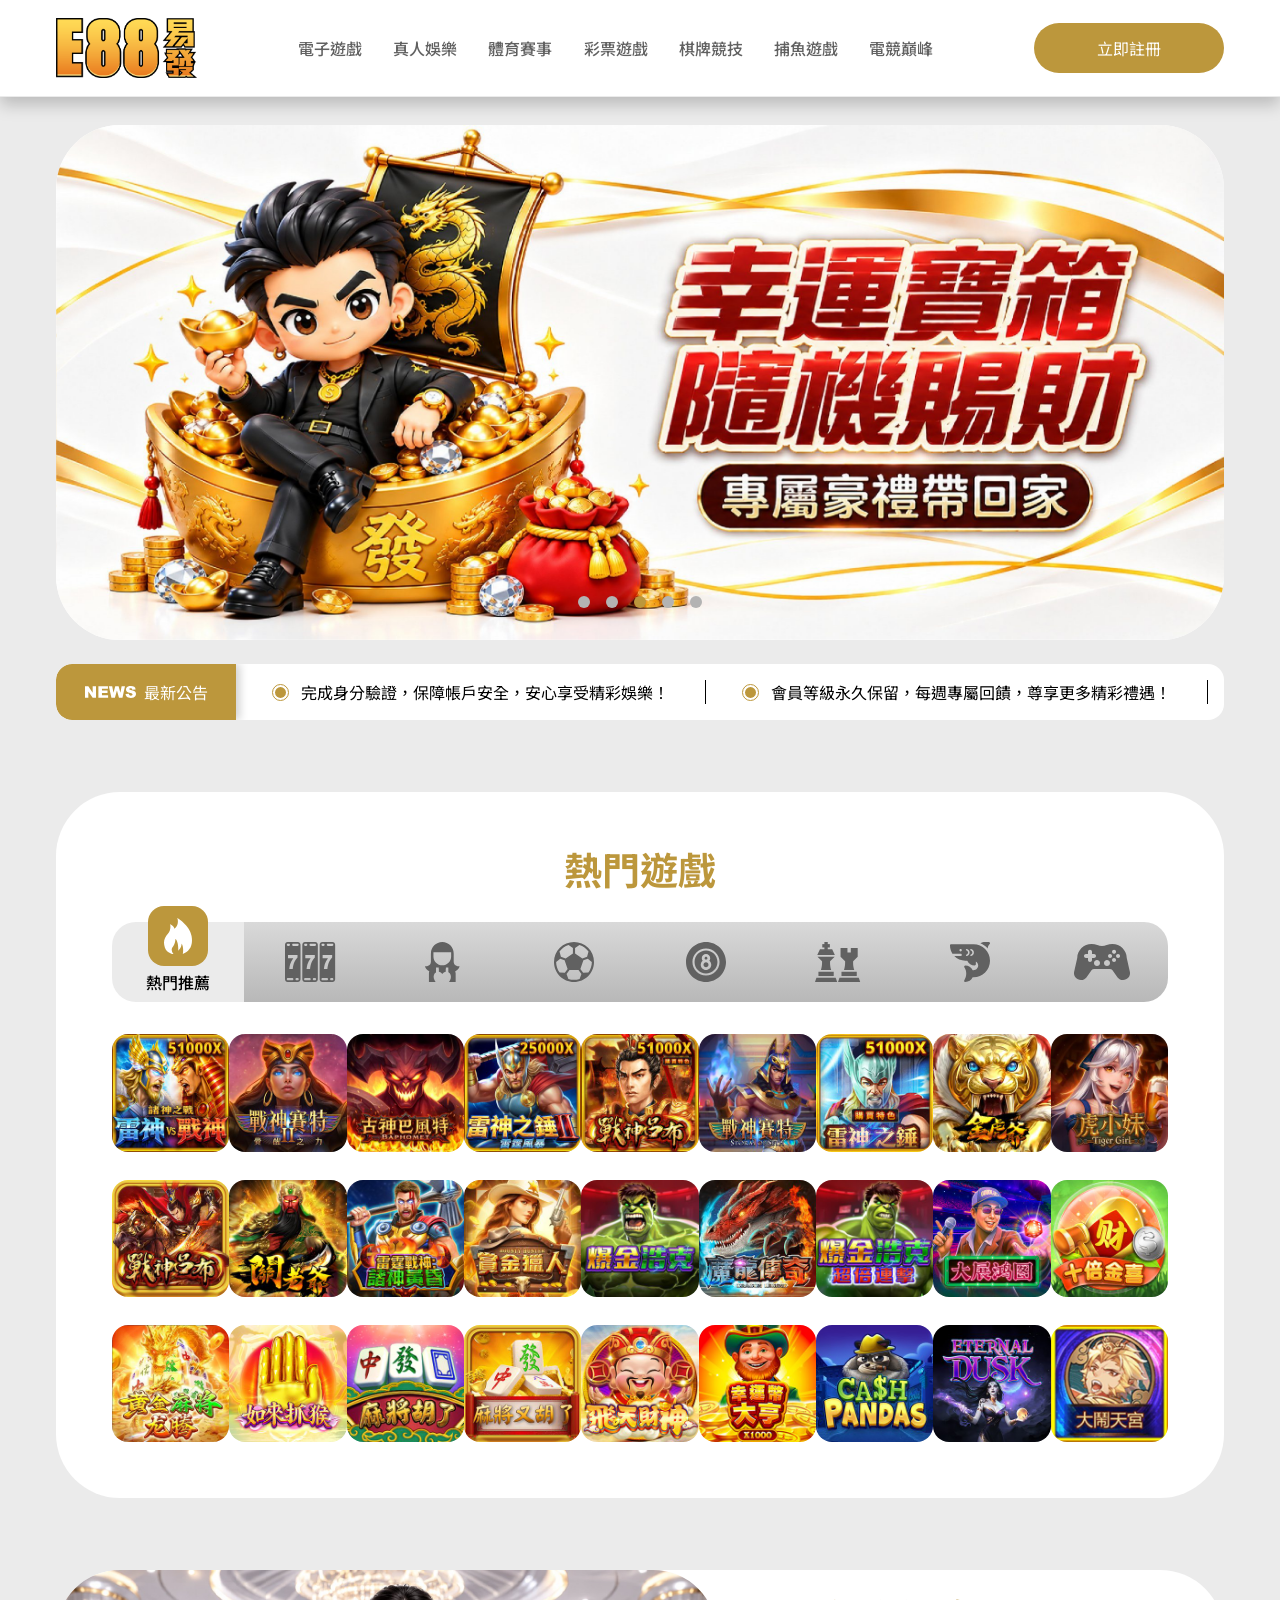
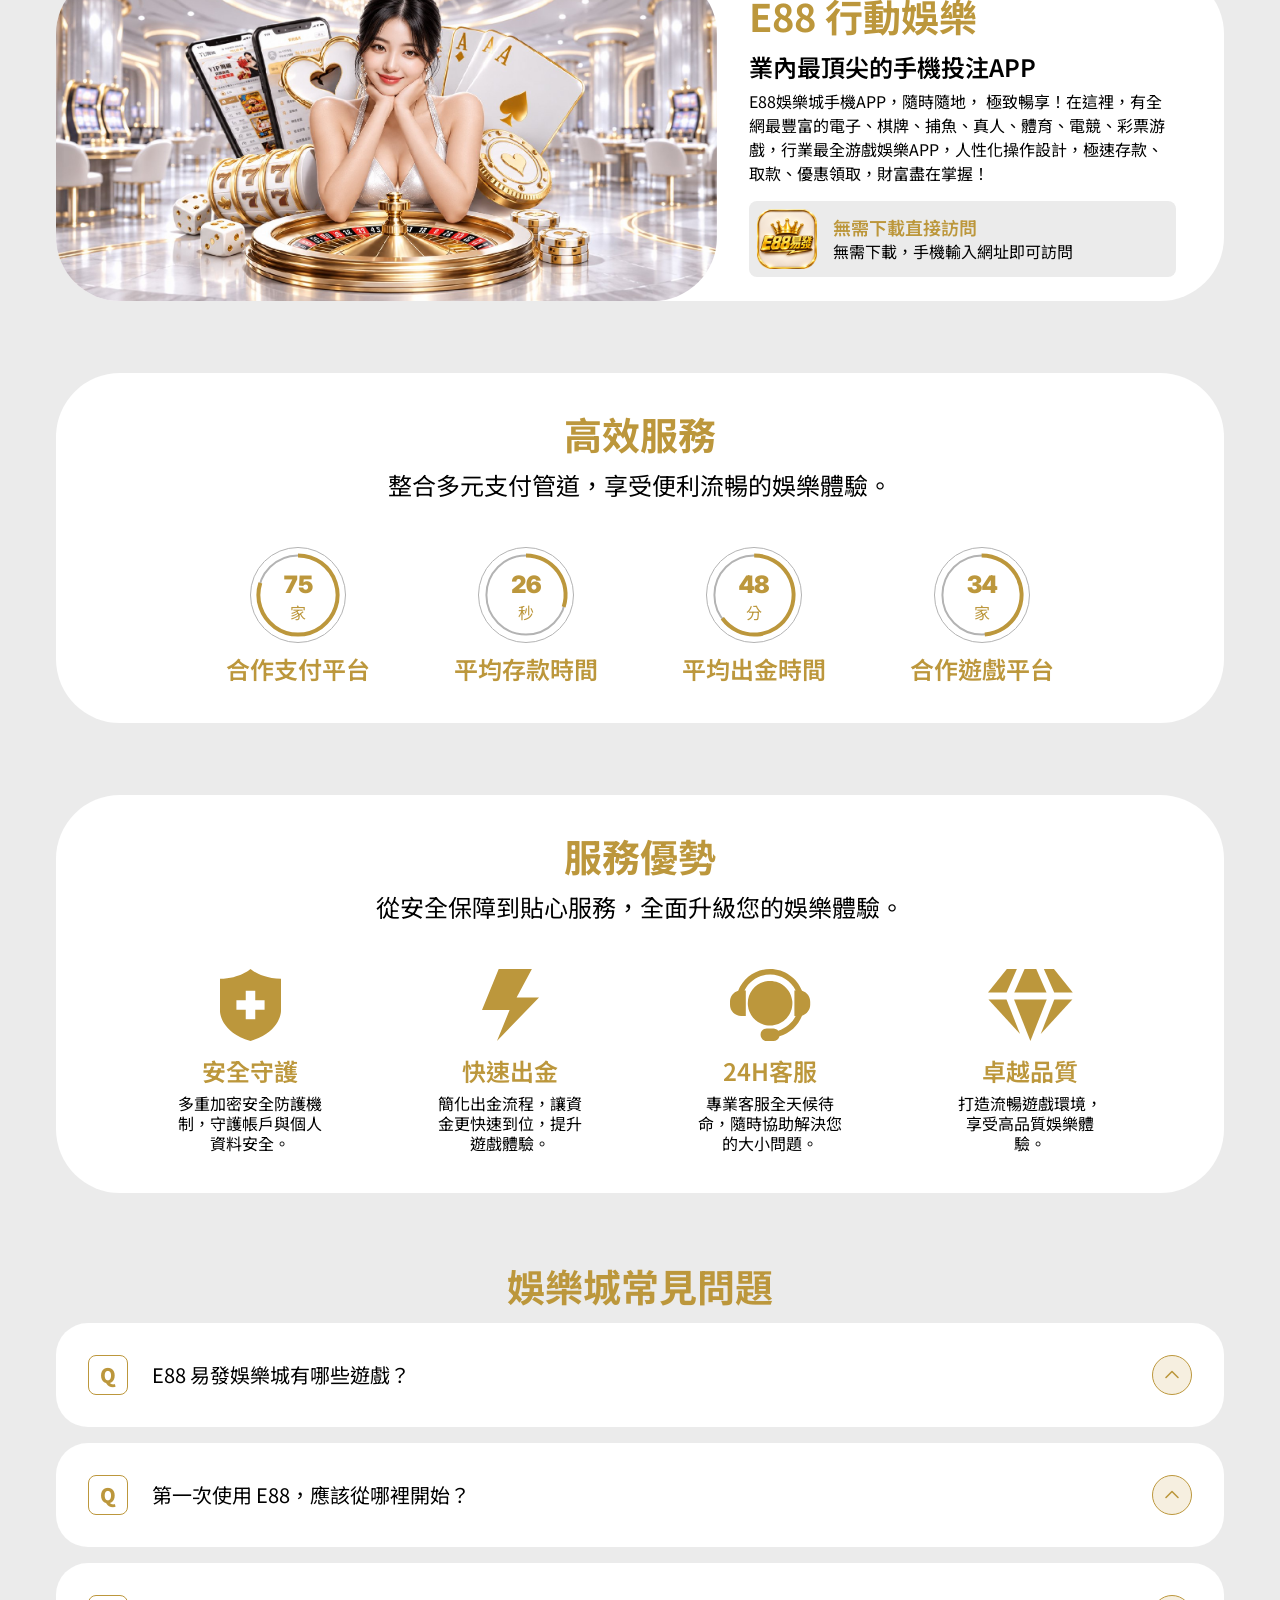
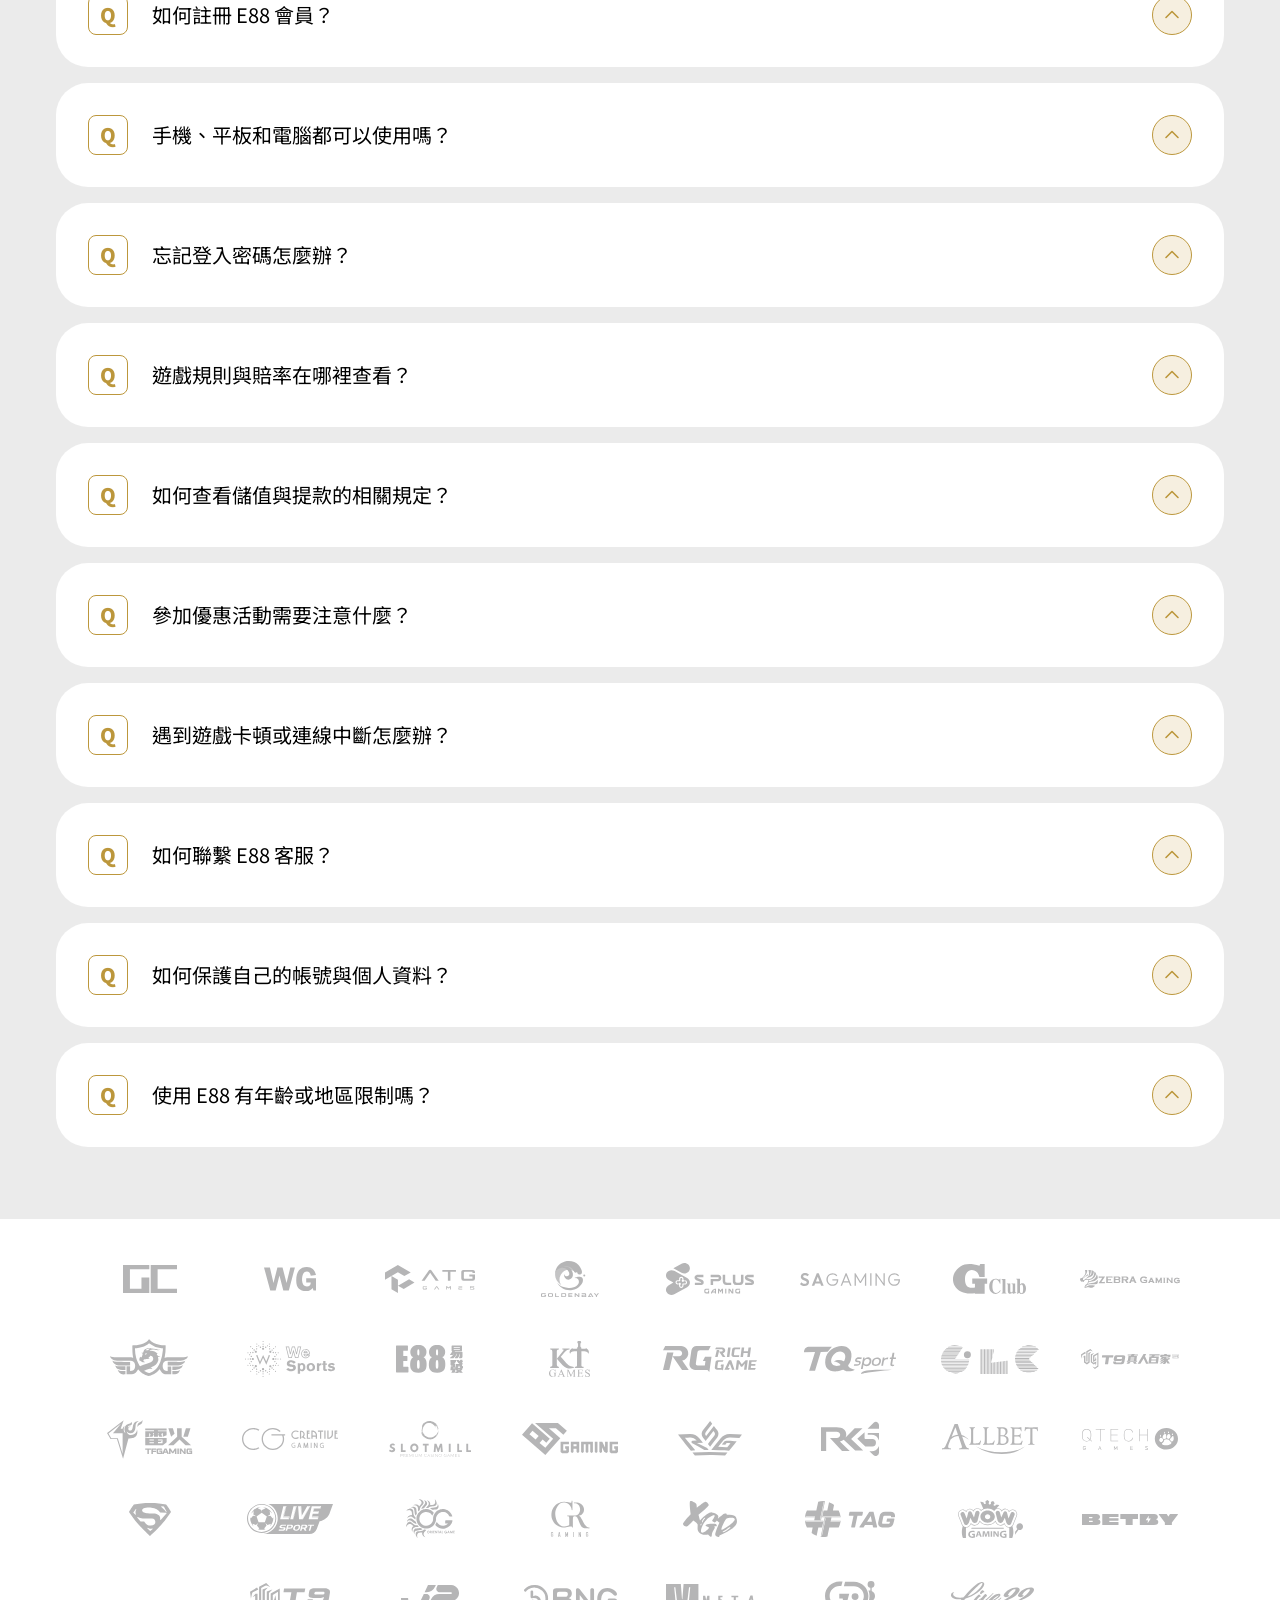
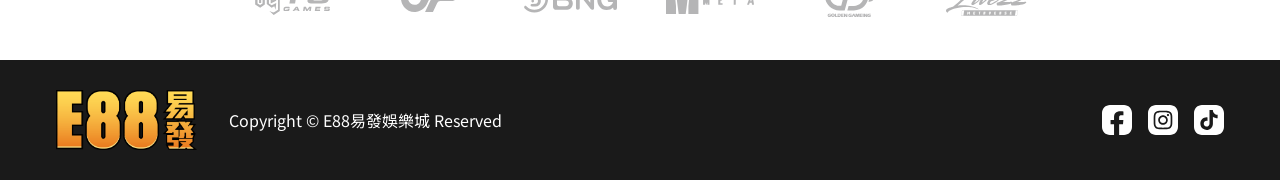
<file: index.html>
<!doctype html>
<html lang="zh-Hant-TW">
<head>
  <meta charset="utf-8">
  <meta name="viewport" content="width=device-width, initial-scale=1">
  <title>E88易發娛樂城｜真人、電子與多元遊戲的線上娛樂平台</title>
  <meta name="description" content="E88易發娛樂城整合電子、真人、體育、彩票、棋牌、捕魚與電競七大類遊戲，提供多元支付與 24 小時客服。">
  <link rel="icon" href="favicon.ico" sizes="any">
  <link rel="icon" type="image/png" sizes="32x32" href="assets/favicon/favicon-32.png">
  <link rel="icon" type="image/png" sizes="192x192" href="assets/favicon/favicon-192.png">
  <link rel="apple-touch-icon" href="assets/favicon/apple-touch-icon.png">
  <link rel="preconnect" href="https://fonts.googleapis.com">
  <link rel="preconnect" href="https://fonts.gstatic.com" crossorigin>
  <link href="https://fonts.googleapis.com/css2?family=Inter:wght@900&family=Noto+Sans+TC:wght@400;500;600;700&display=swap" rel="stylesheet">
  <link rel="stylesheet" href="styles.css?v=34cb79d7">
</head>
<body>

<!-- ===== Header ===== -->
<header class="site-header">
  <div class="topbar">
    <div class="container topbar__inner">
      <a href="index.html" class="logo"><img src="assets/img/logo.png" alt="E88 易發娛樂城"></a>
      <nav class="mainnav" id="mainnav" aria-label="遊戲分類">
        <ul class="mainnav__list">
        <li><a href="slot.html" class="mainnav__item" data-menu="slot">電子遊戲</a></li>
        <li><a href="live.html" class="mainnav__item" data-menu="live">真人娛樂</a></li>
        <li><a href="sports.html" class="mainnav__item" data-menu="sports">體育賽事</a></li>
        <li><a href="lottery.html" class="mainnav__item" data-menu="lottery">彩票遊戲</a></li>
        <li><a href="chess.html" class="mainnav__item" data-menu="chess">棋牌競技</a></li>
        <li><a href="fishing.html" class="mainnav__item" data-menu="fishing">捕魚遊戲</a></li>
        <li><a href="esports.html" class="mainnav__item" data-menu="esports">電競巔峰</a></li>
        </ul>
      </nav>
      <a href="https://e8801.tz6868.com/" class="btn-primary">立即註冊</a>
      <button type="button" class="menu-toggle" aria-expanded="false" aria-controls="mainnav" aria-label="開啟選單"><span></span><span></span></button>
    </div>
  </div>
</header>

<main>
  <!-- ===== Banner + 公告 ===== -->
  <section class="container hero">
    <div class="banner" aria-roledescription="carousel" aria-label="最新活動">
      <ul class="banner__track">
          <li class="banner__slide"><img src="assets/img/banner-1.jpg" alt="天降橫財 E88，發發幸運彩金隨機降臨"></li>
          <li class="banner__slide" aria-hidden="true"><img src="assets/img/banner-2.jpg" alt="VIP 日返水最高 1.3% 無上限" loading="lazy"></li>
          <li class="banner__slide" aria-hidden="true"><img src="assets/img/banner-3.jpg" alt="幸運寶箱，隨機賜財" loading="lazy"></li>
          <li class="banner__slide" aria-hidden="true"><img src="assets/img/banner-4.jpg" alt="天降橫財 E88，發發幸運彩金隨機降臨" loading="lazy"></li>
          <li class="banner__slide" aria-hidden="true"><img src="assets/img/banner-5.jpg" alt="電子日日，獨享回饋" loading="lazy"></li>
      </ul>
      <div class="banner__dots">
        <button class="banner__dot is-active" type="button" aria-label="第 1 張" aria-current="true"></button>
        <button class="banner__dot" type="button" aria-label="第 2 張"></button>
        <button class="banner__dot" type="button" aria-label="第 3 張"></button>
        <button class="banner__dot" type="button" aria-label="第 4 張"></button>
        <button class="banner__dot" type="button" aria-label="第 5 張"></button>
      </div>
    </div>

    <div class="notice">
      <div class="notice__label"><img src="assets/icons/news.svg" alt="NEWS" width="51" height="12"><span>最新公告</span></div>
      <div class="notice__viewport">
        <div class="notice__track">
          <div class="notice__group">
            <p class="notice__item"><img src="assets/icons/notice.svg" alt="">完成身分驗證，保障帳戶安全，安心享受精彩娛樂！</p>
            <p class="notice__item"><img src="assets/icons/notice.svg" alt="">會員等級永久保留，每週專屬回饋，尊享更多精彩禮遇！</p>
            <p class="notice__item"><img src="assets/icons/notice.svg" alt="">使用網路銀行儲值時，請將備註及附言欄位保持空白！</p>
          </div>
          <!-- 第二組由 script.js 複製，用來無縫捲動 -->
        </div>
      </div>
    </div>
  </section>

  <!-- ===== 熱門遊戲 ===== -->
  <section class="container" id="games">
    <div class="card card--games">
      <h2 class="h1">熱門遊戲</h2>

      <div class="tabs" role="tablist">
        <button id="tab-hot" aria-controls="panel-hot" class="tab is-active" role="tab" aria-selected="true">
          <span class="tab__on tab__badge"><img class="ico" src="assets/icons/cat-hot.svg" alt="" style="width:28.8px;height:36px"></span>
          <span class="tab__off"><img src="assets/icons/cat-hot.svg" alt="" width="32" height="40"></span>
          <span class="tab__label">熱門推薦</span>
        </button>
        <button id="tab-slot" aria-controls="panel-slot" class="tab" role="tab" aria-selected="false">
          <span class="tab__on tab__badge"><img class="ico" src="assets/icons/cat-slot.svg" alt="" style="width:40.1px;height:32px"></span>
          <span class="tab__off"><img src="assets/icons/cat-slot.svg" alt="" width="51" height="40"></span>
          <span class="tab__label">電子遊戲</span>
        </button>
        <button id="tab-live" aria-controls="panel-live" class="tab" role="tab" aria-selected="false">
          <span class="tab__on tab__badge"><img class="ico" src="assets/icons/cat-live.svg" alt="" style="width:31.1px;height:36px"></span>
          <span class="tab__off"><img src="assets/icons/cat-live.svg" alt="" width="35" height="40"></span>
          <span class="tab__label">真人娛樂</span>
        </button>
        <button id="tab-sports" aria-controls="panel-sports" class="tab" role="tab" aria-selected="false">
          <span class="tab__on tab__badge"><img class="ico" src="assets/icons/cat-sports.svg" alt="" style="width:36px;height:36px"></span>
          <span class="tab__off"><img src="assets/icons/cat-sports.svg" alt="" width="40" height="40"></span>
          <span class="tab__label">體育賽事</span>
        </button>
        <button id="tab-lottery" aria-controls="panel-lottery" class="tab" role="tab" aria-selected="false">
          <span class="tab__on tab__badge"><img class="ico" src="assets/icons/cat-lottery.svg" alt="" style="width:36px;height:36px"></span>
          <span class="tab__off"><img src="assets/icons/cat-lottery.svg" alt="" width="40" height="40"></span>
          <span class="tab__label">彩票遊戲</span>
        </button>
        <button id="tab-chess" aria-controls="panel-chess" class="tab" role="tab" aria-selected="false">
          <span class="tab__on tab__badge"><img class="ico" src="assets/icons/cat-chess.svg" alt="" style="width:36.2px;height:32px"></span>
          <span class="tab__off"><img src="assets/icons/cat-chess.svg" alt="" width="46" height="40"></span>
          <span class="tab__label">棋牌競技</span>
        </button>
        <button id="tab-fishing" aria-controls="panel-fishing" class="tab" role="tab" aria-selected="false">
          <span class="tab__on tab__badge"><img class="ico" src="assets/icons/cat-fishing.svg" alt="" style="width:36px;height:36px"></span>
          <span class="tab__off"><img src="assets/icons/cat-fishing.svg" alt="" width="40" height="40"></span>
          <span class="tab__label">捕魚遊戲</span>
        </button>
        <button id="tab-esports" aria-controls="panel-esports" class="tab" role="tab" aria-selected="false">
          <span class="tab__on tab__badge"><img class="ico" src="assets/icons/cat-esports.svg" alt="" style="width:43.6px;height:28px"></span>
          <span class="tab__off"><img src="assets/icons/cat-esports.svg" alt="" width="56" height="36"></span>
          <span class="tab__label">電競巔峰</span>
        </button>
      </div>

      <div class="game-panels">
        <ul class="game-grid" id="panel-hot" role="tabpanel" aria-labelledby="tab-hot">
          <li><div class="game game--cover" aria-label="雷神 vs 戰神"><img src="assets/games/cover-01.jpg" alt="" loading="lazy" width="128" height="128"><span class="game__name">雷神 vs 戰神</span></div></li>
          <li><div class="game game--cover" aria-label="戰神賽特 II"><img src="assets/games/cover-02.jpg" alt="" loading="lazy" width="128" height="128"><span class="game__name">戰神賽特 II</span></div></li>
          <li><div class="game game--cover" aria-label="古神巴風特"><img src="assets/games/cover-03.jpg" alt="" loading="lazy" width="128" height="128"><span class="game__name">古神巴風特</span></div></li>
          <li><div class="game game--cover" aria-label="雷神之錘 II"><img src="assets/games/cover-04.jpg" alt="" loading="lazy" width="128" height="128"><span class="game__name">雷神之錘 II</span></div></li>
          <li><div class="game game--cover" aria-label="戰神呂布"><img src="assets/games/cover-05.jpg" alt="" loading="lazy" width="128" height="128"><span class="game__name">戰神呂布</span></div></li>
          <li><div class="game game--cover" aria-label="戰神賽特"><img src="assets/games/cover-06.jpg" alt="" loading="lazy" width="128" height="128"><span class="game__name">戰神賽特</span></div></li>
          <li><div class="game game--cover" aria-label="雷神之錘"><img src="assets/games/cover-07.jpg" alt="" loading="lazy" width="128" height="128"><span class="game__name">雷神之錘</span></div></li>
          <li><div class="game game--cover" aria-label="金虎爺"><img src="assets/games/cover-08.jpg" alt="" loading="lazy" width="128" height="128"><span class="game__name">金虎爺</span></div></li>
          <li><div class="game game--cover" aria-label="虎小妹"><img src="assets/games/cover-09.jpg" alt="" loading="lazy" width="128" height="128"><span class="game__name">虎小妹</span></div></li>
          <li><div class="game game--cover" aria-label="戰神呂布"><img src="assets/games/cover-10.jpg" alt="" loading="lazy" width="128" height="128"><span class="game__name">戰神呂布</span></div></li>
          <li><div class="game game--cover" aria-label="關老爺"><img src="assets/games/cover-11.jpg" alt="" loading="lazy" width="128" height="128"><span class="game__name">關老爺</span></div></li>
          <li><div class="game game--cover" aria-label="雷霆戰神"><img src="assets/games/cover-12.jpg" alt="" loading="lazy" width="128" height="128"><span class="game__name">雷霆戰神</span></div></li>
          <li><div class="game game--cover" aria-label="賞金獵人"><img src="assets/games/cover-13.jpg" alt="" loading="lazy" width="128" height="128"><span class="game__name">賞金獵人</span></div></li>
          <li><div class="game game--cover" aria-label="爆金浩克"><img src="assets/games/cover-14.jpg" alt="" loading="lazy" width="128" height="128"><span class="game__name">爆金浩克</span></div></li>
          <li><div class="game game--cover" aria-label="魔龍傳奇"><img src="assets/games/cover-15.jpg" alt="" loading="lazy" width="128" height="128"><span class="game__name">魔龍傳奇</span></div></li>
          <li><div class="game game--cover" aria-label="爆金浩克 超倍連擊"><img src="assets/games/cover-16.jpg" alt="" loading="lazy" width="128" height="128"><span class="game__name">爆金浩克 超倍連擊</span></div></li>
          <li><div class="game game--cover" aria-label="大展鴻圖"><img src="assets/games/cover-17.jpg" alt="" loading="lazy" width="128" height="128"><span class="game__name">大展鴻圖</span></div></li>
          <li><div class="game game--cover" aria-label="十倍金喜"><img src="assets/games/cover-18.jpg" alt="" loading="lazy" width="128" height="128"><span class="game__name">十倍金喜</span></div></li>
          <li><div class="game game--cover" aria-label="黃金麻將 龍騰"><img src="assets/games/cover-19.jpg" alt="" loading="lazy" width="128" height="128"><span class="game__name">黃金麻將 龍騰</span></div></li>
          <li><div class="game game--cover" aria-label="如來抓猴"><img src="assets/games/cover-20.jpg" alt="" loading="lazy" width="128" height="128"><span class="game__name">如來抓猴</span></div></li>
          <li><div class="game game--cover" aria-label="麻將胡了"><img src="assets/games/cover-21.jpg" alt="" loading="lazy" width="128" height="128"><span class="game__name">麻將胡了</span></div></li>
          <li><div class="game game--cover" aria-label="麻將又胡了"><img src="assets/games/cover-22.jpg" alt="" loading="lazy" width="128" height="128"><span class="game__name">麻將又胡了</span></div></li>
          <li><div class="game game--cover" aria-label="飛天財神"><img src="assets/games/cover-23.jpg" alt="" loading="lazy" width="128" height="128"><span class="game__name">飛天財神</span></div></li>
          <li><div class="game game--cover" aria-label="幸運幣大亨"><img src="assets/games/cover-24.jpg" alt="" loading="lazy" width="128" height="128"><span class="game__name">幸運幣大亨</span></div></li>
          <li><div class="game game--cover" aria-label="現金貓熊"><img src="assets/games/cover-25.jpg" alt="" loading="lazy" width="128" height="128"><span class="game__name">現金貓熊</span></div></li>
          <li><div class="game game--cover" aria-label="永恆黃昏"><img src="assets/games/cover-26.jpg" alt="" loading="lazy" width="128" height="128"><span class="game__name">永恆黃昏</span></div></li>
          <li><div class="game game--cover" aria-label="大鬧天宮"><img src="assets/games/cover-27.jpg" alt="" loading="lazy" width="128" height="128"><span class="game__name">大鬧天宮</span></div></li>
        </ul>
        <ul class="game-grid" id="panel-slot" role="tabpanel" aria-labelledby="tab-slot" hidden>
          <li><div class="game game--logo" aria-label="E88電子"><img src="assets/platforms/e88.png" alt="" loading="lazy"><span class="game__name">E88電子</span></div></li>
          <li><div class="game game--logo" aria-label="ATG電子"><img src="assets/platforms/atg.png" alt="" loading="lazy"><span class="game__name">ATG電子</span></div></li>
          <li><div class="game game--logo" aria-label="RSG電子"><img src="assets/platforms/rsg.png" alt="" loading="lazy"><span class="game__name">RSG電子</span></div></li>
          <li><div class="game game--logo" aria-label="Qtech電子"><img src="assets/platforms/qtech.png" alt="" loading="lazy"><span class="game__name">Qtech電子</span></div></li>
          <li><div class="game game--logo" aria-label="T9電子"><img src="assets/platforms/t9.png" alt="" loading="lazy"><span class="game__name">T9電子</span></div></li>
          <li><div class="game game--logo" aria-label="KT電子"><img src="assets/platforms/kt.png" alt="" loading="lazy"><span class="game__name">KT電子</span></div></li>
          <li><div class="game game--logo" aria-label="TAG電子"><img src="assets/platforms/tag.png" alt="" loading="lazy"><span class="game__name">TAG電子</span></div></li>
          <li><div class="game game--logo" aria-label="AT電子"><img src="assets/platforms/at.png" alt="" loading="lazy"><span class="game__name">AT電子</span></div></li>
          <li><div class="game game--logo" aria-label="SLOTMILL電子"><img src="assets/platforms/slotmill.png" alt="" loading="lazy"><span class="game__name">SLOTMILL電子</span></div></li>
          <li><div class="game game--logo" aria-label="GR電子"><img src="assets/platforms/gr.png" alt="" loading="lazy"><span class="game__name">GR電子</span></div></li>
          <li><div class="game game--logo" aria-label="BNG電子"><img src="assets/platforms/bng.png" alt="" loading="lazy"><span class="game__name">BNG電子</span></div></li>
          <li><div class="game game--logo" aria-label="CG電子"><img src="assets/platforms/cg.png" alt="" loading="lazy"><span class="game__name">CG電子</span></div></li>
          <li><div class="game game--logo" aria-label="RG電子"><img src="assets/platforms/rg.png" alt="" loading="lazy"><span class="game__name">RG電子</span></div></li>
          <li><div class="game game--logo" aria-label="WOW電子"><img src="assets/platforms/wow.png" alt="" loading="lazy"><span class="game__name">WOW電子</span></div></li>
          <li><div class="game game--logo" aria-label="AS電子"><img src="assets/platforms/as.png" alt="" loading="lazy"><span class="game__name">AS電子</span></div></li>
          <li><div class="game game--logo" aria-label="OG電子"><img src="assets/platforms/og.png" alt="" loading="lazy"><span class="game__name">OG電子</span></div></li>
          <li><div class="game game--logo" aria-label="ZG電子"><img src="assets/platforms/zg.png" alt="" loading="lazy"><span class="game__name">ZG電子</span></div></li>
          <li><div class="game game--logo" aria-label="GB電子"><img src="assets/platforms/gb.png" alt="" loading="lazy"><span class="game__name">GB電子</span></div></li>
          <li><div class="game game--logo" aria-label="GD電子"><img src="assets/platforms/gd.png" alt="" loading="lazy"><span class="game__name">GD電子</span></div></li>
          <li><div class="game game--logo" aria-label="GLC電子"><img src="assets/platforms/glc.png" alt="" loading="lazy"><span class="game__name">GLC電子</span></div></li>
          <li><div class="game game--logo" aria-label="SPLUS電子"><img src="assets/platforms/splus.png" alt="" loading="lazy"><span class="game__name">SPLUS電子</span></div></li>
          <li><div class="game game--logo" aria-label="Live22電子"><img src="assets/platforms/live22.png" alt="" loading="lazy"><span class="game__name">Live22電子</span></div></li>
          <li><div class="game game--logo" aria-label="RK5電子"><img src="assets/platforms/rk5.png" alt="" loading="lazy"><span class="game__name">RK5電子</span></div></li>
        </ul>
        <ul class="game-grid" id="panel-live" role="tabpanel" aria-labelledby="tab-live" hidden>
          <li><div class="game game--logo" aria-label="JP真人"><img src="assets/platforms/jp.png" alt="" loading="lazy"><span class="game__name">JP真人</span></div></li>
          <li><div class="game game--logo" aria-label="RG真人"><img src="assets/platforms/rg.png" alt="" loading="lazy"><span class="game__name">RG真人</span></div></li>
          <li><div class="game game--logo" aria-label="T9真人"><img src="assets/platforms/t9.png" alt="" loading="lazy"><span class="game__name">T9真人</span></div></li>
          <li><div class="game game--logo" aria-label="DG真人"><img src="assets/platforms/dg.png" alt="" loading="lazy"><span class="game__name">DG真人</span></div></li>
          <li><div class="game game--logo" aria-label="OG真人"><img src="assets/platforms/og.png" alt="" loading="lazy"><span class="game__name">OG真人</span></div></li>
          <li><div class="game game--logo" aria-label="GClub真人"><img src="assets/platforms/gclub.png" alt="" loading="lazy"><span class="game__name">GClub真人</span></div></li>
          <li><div class="game game--logo" aria-label="META真人"><img src="assets/platforms/meta.png" alt="" loading="lazy"><span class="game__name">META真人</span></div></li>
          <li><div class="game game--logo" aria-label="ALLBET真人"><img src="assets/platforms/allbet.png" alt="" loading="lazy"><span class="game__name">ALLBET真人</span></div></li>
          <li><div class="game game--logo" aria-label="SA真人"><img src="assets/platforms/sa.png" alt="" loading="lazy"><span class="game__name">SA真人</span></div></li>
        </ul>
        <ul class="game-grid" id="panel-sports" role="tabpanel" aria-labelledby="tab-sports" hidden>
          <li><div class="game game--logo" aria-label="SUPER體育"><img src="assets/platforms/super.png" alt="" loading="lazy"><span class="game__name">SUPER體育</span></div></li>
          <li><div class="game game--logo" aria-label="WE體育"><img src="assets/platforms/we.png" alt="" loading="lazy"><span class="game__name">WE體育</span></div></li>
          <li><div class="game game--logo" aria-label="WG體育"><img src="assets/platforms/wg.png" alt="" loading="lazy"><span class="game__name">WG體育</span></div></li>
          <li><div class="game game--logo" aria-label="BETBY體育"><img src="assets/platforms/betby.png" alt="" loading="lazy"><span class="game__name">BETBY體育</span></div></li>
          <li><div class="game game--logo" aria-label="保利體育"><img src="assets/platforms/poly.png" alt="" loading="lazy"><span class="game__name">保利體育</span></div></li>
          <li><div class="game game--logo" aria-label="LIVE體育"><img src="assets/platforms/live.png" alt="" loading="lazy"><span class="game__name">LIVE體育</span></div></li>
          <li><div class="game game--logo" aria-label="TQ天群體育"><img src="assets/platforms/tq.png" alt="" loading="lazy"><span class="game__name">TQ天群體育</span></div></li>
        </ul>
        <ul class="game-grid" id="panel-lottery" role="tabpanel" aria-labelledby="tab-lottery" hidden>
          <li><div class="game game--logo" aria-label="WG彩票"><img src="assets/platforms/wg.png" alt="" loading="lazy"><span class="game__name">WG彩票</span></div></li>
          <li><div class="game game--logo" aria-label="GC彩票"><img src="assets/platforms/gc.png" alt="" loading="lazy"><span class="game__name">GC彩票</span></div></li>
        </ul>
        <ul class="game-grid" id="panel-chess" role="tabpanel" aria-labelledby="tab-chess" hidden>
          <li><div class="game game--logo" aria-label="GR棋牌"><img src="assets/platforms/gr.png" alt="" loading="lazy"><span class="game__name">GR棋牌</span></div></li>
          <li><div class="game game--logo" aria-label="高登棋牌"><img src="assets/platforms/xgd.png" alt="" loading="lazy"><span class="game__name">高登棋牌</span></div></li>
          <li><div class="game game--logo" aria-label="RG棋牌"><img src="assets/platforms/rg.png" alt="" loading="lazy"><span class="game__name">RG棋牌</span></div></li>
          <li><div class="game game--logo" aria-label="Qtech棋牌"><img src="assets/platforms/qtech.png" alt="" loading="lazy"><span class="game__name">Qtech棋牌</span></div></li>
          <li><div class="game game--logo" aria-label="GLC棋牌"><img src="assets/platforms/glc.png" alt="" loading="lazy"><span class="game__name">GLC棋牌</span></div></li>
        </ul>
        <ul class="game-grid" id="panel-fishing" role="tabpanel" aria-labelledby="tab-fishing" hidden>
          <li><div class="game game--logo" aria-label="E88捕魚"><img src="assets/platforms/e88.png" alt="" loading="lazy"><span class="game__name">E88捕魚</span></div></li>
          <li><div class="game game--logo" aria-label="Qtech捕魚"><img src="assets/platforms/qtech.png" alt="" loading="lazy"><span class="game__name">Qtech捕魚</span></div></li>
          <li><div class="game game--logo" aria-label="GR捕魚"><img src="assets/platforms/gr.png" alt="" loading="lazy"><span class="game__name">GR捕魚</span></div></li>
          <li><div class="game game--logo" aria-label="ZG捕魚"><img src="assets/platforms/zg.png" alt="" loading="lazy"><span class="game__name">ZG捕魚</span></div></li>
          <li><div class="game game--logo" aria-label="GB捕魚"><img src="assets/platforms/gb.png" alt="" loading="lazy"><span class="game__name">GB捕魚</span></div></li>
          <li><div class="game game--logo" aria-label="GLC捕魚"><img src="assets/platforms/glc.png" alt="" loading="lazy"><span class="game__name">GLC捕魚</span></div></li>
          <li><div class="game game--logo" aria-label="SPLUS捕魚"><img src="assets/platforms/splus.png" alt="" loading="lazy"><span class="game__name">SPLUS捕魚</span></div></li>
          <li><div class="game game--logo" aria-label="TAG捕魚"><img src="assets/platforms/tag.png" alt="" loading="lazy"><span class="game__name">TAG捕魚</span></div></li>
        </ul>
        <ul class="game-grid" id="panel-esports" role="tabpanel" aria-labelledby="tab-esports" hidden>
          <li><div class="game game--logo" aria-label="雷火電競"><img src="assets/platforms/tfg.png" alt="" loading="lazy"><span class="game__name">雷火電競</span></div></li>
        </ul>
      </div>
    </div>
  </section>

  <!-- ===== E88 行動娛樂 ===== -->
  <section class="container">
    <div class="card card--app">
      <img class="app__hero" src="assets/img/app-hero.jpg" alt="E88 行動娛樂">
      <div class="app__body">
        <h2 class="h1">E88 行動娛樂</h2>
        <div class="app__text">
          <h3 class="title">業內最頂尖的手機投注APP</h3>
          <p>E88娛樂城手機APP，隨時隨地， 極致暢享！在這裡，有全網最豐富的電子、棋牌、捕魚、真人、體育、電競、彩票游戲，行業最全游戲娛樂APP，人性化操作設計，極速存款、取款、優惠領取，財富盡在掌握！</p>
        </div>
        <a href="https://e8801.tz6868.com/" class="app__cta">
          <img src="assets/img/app-icon.png" alt="" width="60" height="60">
          <span>
            <strong>無需下載直接訪問</strong>
            <span>無需下載，手機輸入網址即可訪問</span>
          </span>
        </a>
      </div>
    </div>
  </section>

  <!-- ===== 高效服務 ===== -->
  <section class="container">
    <div class="card card--stats">
      <header class="section-head">
        <h2 class="h1">高效服務</h2>
        <p class="sub">整合多元支付管道，享受便利流暢的娛樂體驗。</p>
      </header>
      <ul class="stats">
        <li class="stat">
          <div class="ring">
            <svg class="ring__svg" viewBox="0 0 97 97" width="96" height="96" aria-hidden="true">
              <circle class="ring__track" cx="48.5" cy="48.5" r="40"/>
              <circle class="ring__outer" cx="48.5" cy="48.5" r="48"/>
              <path class="ring__arc" pathLength="100" d="M48.5 8.5C56.9472 8.5 65.1775 11.1742 72.0114 16.1393C78.8453 21.1044 83.9319 28.1056 86.5423 36.1393C89.1526 44.1731 89.1526 52.8269 86.5423 60.8607C83.9319 68.8944 78.8453 75.8956 72.0114 80.8607C65.1775 85.8258 56.9472 88.5 48.5 88.5C40.0528 88.5 31.8225 85.8258 24.9886 80.8607C18.1547 75.8956 13.0681 68.8944 10.4577 60.8607C7.84742 52.8269 7.84742 44.173 10.4577 36.1393"/>
            </svg>
            <span class="ring__num" data-count="80">80</span><span class="ring__unit">家</span>
          </div>
          <p class="stat__label">合作支付平台</p>
        </li>
        <li class="stat">
          <div class="ring">
            <svg class="ring__svg" viewBox="0 0 97 97" width="96" height="96" aria-hidden="true">
              <circle class="ring__track" cx="48.5" cy="48.5" r="40"/>
              <circle class="ring__outer" cx="48.5" cy="48.5" r="48"/>
              <path class="ring__arc" pathLength="100" d="M48.5 8.5C54.8124 8.5 61.0352 9.98367 66.6596 12.8297C72.284 15.6757 77.1503 19.8033 80.8607 24.875C84.571 29.9467 87.02 35.8184 88.0075 42.0102C88.995 48.2019 88.4929 54.5379 86.5423 60.5"/>
            </svg>
            <span class="ring__num" data-count="30">30</span><span class="ring__unit">秒</span>
          </div>
          <p class="stat__label">平均存款時間</p>
        </li>
        <li class="stat">
          <div class="ring">
            <svg class="ring__svg" viewBox="0 0 97 97" width="96" height="96" aria-hidden="true">
              <circle class="ring__track" cx="48.5" cy="48.5" r="40"/>
              <circle class="ring__outer" cx="48.5" cy="48.5" r="48"/>
              <path class="ring__arc" pathLength="100" d="M48.6994 8.5C55.5092 8.5 62.2052 10.256 68.1468 13.6002C74.0884 16.9443 79.0768 21.7646 82.635 27.6001C86.1931 33.4355 88.202 40.0909 88.4693 46.9296C88.7367 53.7683 87.2536 60.5616 84.162 66.6596C81.0704 72.7576 76.4736 77.9565 70.8114 81.7588C65.1492 85.5611 58.611 87.8397 51.8221 88.3767C45.0332 88.9137 38.2208 87.691 32.0365 84.8257C25.8521 81.9604 20.5027 77.5483 16.5 72.0114"/>
            </svg>
            <span class="ring__num" data-count="60">60</span><span class="ring__unit">分</span>
          </div>
          <p class="stat__label">平均出金時間</p>
        </li>
        <li class="stat">
          <div class="ring">
            <svg class="ring__svg" viewBox="0 0 97 97" width="96" height="96" aria-hidden="true">
              <circle class="ring__track" cx="48.5" cy="48.5" r="40"/>
              <circle class="ring__outer" cx="48.5" cy="48.5" r="48"/>
              <path class="ring__arc" pathLength="100" d="M48.1465 8.5C55.0509 8.5 61.8399 10.256 67.864 13.6002C73.8881 16.9443 78.9459 21.7646 82.5534 27.6001C86.161 33.4355 88.1977 40.0909 88.4688 46.9296C88.7399 53.7683 87.2362 60.5616 84.1016 66.6596C80.9671 72.7576 76.3065 77.9565 70.5656 81.7588C64.8248 85.5611 58.1958 87.8397 51.3126 88.3767"/>
            </svg>
            <span class="ring__num" data-count="50">50</span><span class="ring__unit">家</span>
          </div>
          <p class="stat__label">合作遊戲平台</p>
        </li>
      </ul>
    </div>
  </section>

  <!-- ===== 服務優勢 ===== -->
  <section class="container">
    <div class="card card--adv">
      <header class="section-head">
        <h2 class="h1">服務優勢</h2>
        <p class="sub">從安全保障到貼心服務，全面升級您的娛樂體驗。</p>
      </header>
      <ul class="adv">
        <li class="adv__item">
          <img src="assets/icons/adv-security.svg" alt="" width="61" height="72">
          <h3 class="title title--gold">安全守護</h3>
          <p>多重加密安全防護機制，守護帳戶與個人資料安全。</p>
        </li>
        <li class="adv__item">
          <img src="assets/icons/adv-withdraw.svg" alt="" width="57" height="72">
          <h3 class="title title--gold">快速出金</h3>
          <p>簡化出金流程，讓資金更快速到位，提升遊戲體驗。</p>
        </li>
        <li class="adv__item">
          <img src="assets/icons/adv-support.svg" alt="" width="80" height="72">
          <h3 class="title title--gold">24H客服</h3>
          <p>專業客服全天候待命，隨時協助解決您的大小問題。</p>
        </li>
        <li class="adv__item">
          <img src="assets/icons/adv-quality.svg" alt="" width="85" height="72">
          <h3 class="title title--gold">卓越品質</h3>
          <p>打造流暢遊戲環境，享受高品質娛樂體驗。</p>
        </li>
      </ul>
    </div>
  </section>

  <!-- ===== 娛樂城常見問題 ===== -->
  <section class="container faq" aria-labelledby="faq-title">
    <h2 class="h1 faq__title" id="faq-title">娛樂城常見問題</h2>
    <ul class="faq__list">
      <li class="faq__item">
        <h3 class="faq__q">
          <button type="button" class="faq__toggle" id="faq-q1" aria-expanded="false" aria-controls="faq-a1">
            <span class="faq__badge" aria-hidden="true">Q</span>
            <span class="faq__text">E88 易發娛樂城有哪些遊戲？</span>
            <span class="faq__chevron" aria-hidden="true"><svg viewBox="0 0 40 40" width="40" height="40"><circle cx="20" cy="20" r="19.5" fill="#f6efe0" stroke="#bc973c"/><path d="M14 22.5l6-6 6 6" fill="none" stroke="#bc973c" stroke-width="1.6" stroke-linecap="round" stroke-linejoin="round"/></svg></span>
          </button>
        </h3>
        <div class="faq__panel" id="faq-a1" role="region" aria-labelledby="faq-q1">
          <div class="faq__panel-inner">
            <p class="faq__a">E88 提供電子遊戲、真人娛樂、體育賽事、彩票、棋牌、捕魚及電競等七大類別。各類遊戲的玩法與規則，可至對應專區查看。</p>
          </div>
        </div>
      </li>
      <li class="faq__item">
        <h3 class="faq__q">
          <button type="button" class="faq__toggle" id="faq-q2" aria-expanded="false" aria-controls="faq-a2">
            <span class="faq__badge" aria-hidden="true">Q</span>
            <span class="faq__text">第一次使用 E88，應該從哪裡開始？</span>
            <span class="faq__chevron" aria-hidden="true"><svg viewBox="0 0 40 40" width="40" height="40"><circle cx="20" cy="20" r="19.5" fill="#f6efe0" stroke="#bc973c"/><path d="M14 22.5l6-6 6 6" fill="none" stroke="#bc973c" stroke-width="1.6" stroke-linecap="round" stroke-linejoin="round"/></svg></span>
          </button>
        </h3>
        <div class="faq__panel" id="faq-a2" role="region" aria-labelledby="faq-q2">
          <div class="faq__panel-inner">
            <p class="faq__a">建議先瀏覽遊戲分類與玩法介紹，了解遊戲規則、操作方式及相關限制，再選擇感興趣的項目。涉及投注時，請先設定娛樂預算與時間。</p>
          </div>
        </div>
      </li>
      <li class="faq__item">
        <h3 class="faq__q">
          <button type="button" class="faq__toggle" id="faq-q3" aria-expanded="false" aria-controls="faq-a3">
            <span class="faq__badge" aria-hidden="true">Q</span>
            <span class="faq__text">如何註冊 E88 會員？</span>
            <span class="faq__chevron" aria-hidden="true"><svg viewBox="0 0 40 40" width="40" height="40"><circle cx="20" cy="20" r="19.5" fill="#f6efe0" stroke="#bc973c"/><path d="M14 22.5l6-6 6 6" fill="none" stroke="#bc973c" stroke-width="1.6" stroke-linecap="round" stroke-linejoin="round"/></svg></span>
          </button>
        </h3>
        <div class="faq__panel" id="faq-a3" role="region" aria-labelledby="faq-q3">
          <div class="faq__panel-inner">
            <p class="faq__a">點選官網的「註冊」入口，依頁面指示填寫資料並完成必要驗證。註冊條件與所需資訊，請以實際頁面說明為準。</p>
          </div>
        </div>
      </li>
      <li class="faq__item">
        <h3 class="faq__q">
          <button type="button" class="faq__toggle" id="faq-q4" aria-expanded="false" aria-controls="faq-a4">
            <span class="faq__badge" aria-hidden="true">Q</span>
            <span class="faq__text">手機、平板和電腦都可以使用嗎？</span>
            <span class="faq__chevron" aria-hidden="true"><svg viewBox="0 0 40 40" width="40" height="40"><circle cx="20" cy="20" r="19.5" fill="#f6efe0" stroke="#bc973c"/><path d="M14 22.5l6-6 6 6" fill="none" stroke="#bc973c" stroke-width="1.6" stroke-linecap="round" stroke-linejoin="round"/></svg></span>
          </button>
        </h3>
        <div class="faq__panel" id="faq-a4" role="region" aria-labelledby="faq-q4">
          <div class="faq__panel-inner">
            <p class="faq__a">請透過裝置瀏覽器開啟 E88 官網，查看各遊戲的支援情況。建議使用更新版本的瀏覽器，並保持網路連線穩定。</p>
          </div>
        </div>
      </li>
      <li class="faq__item">
        <h3 class="faq__q">
          <button type="button" class="faq__toggle" id="faq-q5" aria-expanded="false" aria-controls="faq-a5">
            <span class="faq__badge" aria-hidden="true">Q</span>
            <span class="faq__text">忘記登入密碼怎麼辦？</span>
            <span class="faq__chevron" aria-hidden="true"><svg viewBox="0 0 40 40" width="40" height="40"><circle cx="20" cy="20" r="19.5" fill="#f6efe0" stroke="#bc973c"/><path d="M14 22.5l6-6 6 6" fill="none" stroke="#bc973c" stroke-width="1.6" stroke-linecap="round" stroke-linejoin="round"/></svg></span>
          </button>
        </h3>
        <div class="faq__panel" id="faq-a5" role="region" aria-labelledby="faq-q5">
          <div class="faq__panel-inner">
            <p class="faq__a">請查看登入頁面的密碼重設功能，依指示完成身分驗證。若無法重設或遇到帳號問題，請透過官網公告的客服管道尋求協助。</p>
          </div>
        </div>
      </li>
      <li class="faq__item">
        <h3 class="faq__q">
          <button type="button" class="faq__toggle" id="faq-q6" aria-expanded="false" aria-controls="faq-a6">
            <span class="faq__badge" aria-hidden="true">Q</span>
            <span class="faq__text">遊戲規則與賠率在哪裡查看？</span>
            <span class="faq__chevron" aria-hidden="true"><svg viewBox="0 0 40 40" width="40" height="40"><circle cx="20" cy="20" r="19.5" fill="#f6efe0" stroke="#bc973c"/><path d="M14 22.5l6-6 6 6" fill="none" stroke="#bc973c" stroke-width="1.6" stroke-linecap="round" stroke-linejoin="round"/></svg></span>
          </button>
        </h3>
        <div class="faq__panel" id="faq-a6" role="region" aria-labelledby="faq-q6">
          <div class="faq__panel-inner">
            <p class="faq__a">請查看各遊戲內的「規則」、「說明」或「賠付表」。不同遊戲、場館與桌檯的規則及賠率可能不同，參與前請先閱讀完整說明。</p>
          </div>
        </div>
      </li>
      <li class="faq__item">
        <h3 class="faq__q">
          <button type="button" class="faq__toggle" id="faq-q7" aria-expanded="false" aria-controls="faq-a7">
            <span class="faq__badge" aria-hidden="true">Q</span>
            <span class="faq__text">如何查看儲值與提款的相關規定？</span>
            <span class="faq__chevron" aria-hidden="true"><svg viewBox="0 0 40 40" width="40" height="40"><circle cx="20" cy="20" r="19.5" fill="#f6efe0" stroke="#bc973c"/><path d="M14 22.5l6-6 6 6" fill="none" stroke="#bc973c" stroke-width="1.6" stroke-linecap="round" stroke-linejoin="round"/></svg></span>
          </button>
        </h3>
        <div class="faq__panel" id="faq-a7" role="region" aria-labelledby="faq-q7">
          <div class="faq__panel-inner">
            <p class="faq__a">請至會員中心或帳務說明頁，確認支援方式、金額限制、必要驗證及處理條件。實際申請資格與處理時間，以平台公告為準。</p>
          </div>
        </div>
      </li>
      <li class="faq__item">
        <h3 class="faq__q">
          <button type="button" class="faq__toggle" id="faq-q8" aria-expanded="false" aria-controls="faq-a8">
            <span class="faq__badge" aria-hidden="true">Q</span>
            <span class="faq__text">參加優惠活動需要注意什麼？</span>
            <span class="faq__chevron" aria-hidden="true"><svg viewBox="0 0 40 40" width="40" height="40"><circle cx="20" cy="20" r="19.5" fill="#f6efe0" stroke="#bc973c"/><path d="M14 22.5l6-6 6 6" fill="none" stroke="#bc973c" stroke-width="1.6" stroke-linecap="round" stroke-linejoin="round"/></svg></span>
          </button>
        </h3>
        <div class="faq__panel" id="faq-a8" role="region" aria-labelledby="faq-q8">
          <div class="faq__panel-inner">
            <p class="faq__a">參加前請確認活動期間、適用對象、領取方式、投注要求及提款限制。不同活動的條件可能不同，請以各活動頁的完整辦法為準。</p>
          </div>
        </div>
      </li>
      <li class="faq__item">
        <h3 class="faq__q">
          <button type="button" class="faq__toggle" id="faq-q9" aria-expanded="false" aria-controls="faq-a9">
            <span class="faq__badge" aria-hidden="true">Q</span>
            <span class="faq__text">遇到遊戲卡頓或連線中斷怎麼辦？</span>
            <span class="faq__chevron" aria-hidden="true"><svg viewBox="0 0 40 40" width="40" height="40"><circle cx="20" cy="20" r="19.5" fill="#f6efe0" stroke="#bc973c"/><path d="M14 22.5l6-6 6 6" fill="none" stroke="#bc973c" stroke-width="1.6" stroke-linecap="round" stroke-linejoin="round"/></svg></span>
          </button>
        </h3>
        <div class="faq__panel" id="faq-a9" role="region" aria-labelledby="faq-q9">
          <div class="faq__panel-inner">
            <p class="faq__a">請先確認網路連線，並依遊戲提示重新連線。若涉及未完成的牌局或投注，請保留遊戲名稱、發生時間及相關紀錄，聯繫客服查詢處理狀態。</p>
          </div>
        </div>
      </li>
      <li class="faq__item">
        <h3 class="faq__q">
          <button type="button" class="faq__toggle" id="faq-q10" aria-expanded="false" aria-controls="faq-a10">
            <span class="faq__badge" aria-hidden="true">Q</span>
            <span class="faq__text">如何聯繫 E88 客服？</span>
            <span class="faq__chevron" aria-hidden="true"><svg viewBox="0 0 40 40" width="40" height="40"><circle cx="20" cy="20" r="19.5" fill="#f6efe0" stroke="#bc973c"/><path d="M14 22.5l6-6 6 6" fill="none" stroke="#bc973c" stroke-width="1.6" stroke-linecap="round" stroke-linejoin="round"/></svg></span>
          </button>
        </h3>
        <div class="faq__panel" id="faq-a10" role="region" aria-labelledby="faq-q10">
          <div class="faq__panel-inner">
            <p class="faq__a">請透過 E88 官網的「聯繫客服」入口，查看服務管道與服務時間。查詢時可提供問題描述及相關截圖，請勿提供帳號密碼或驗證碼。</p>
          </div>
        </div>
      </li>
      <li class="faq__item">
        <h3 class="faq__q">
          <button type="button" class="faq__toggle" id="faq-q11" aria-expanded="false" aria-controls="faq-a11">
            <span class="faq__badge" aria-hidden="true">Q</span>
            <span class="faq__text">如何保護自己的帳號與個人資料？</span>
            <span class="faq__chevron" aria-hidden="true"><svg viewBox="0 0 40 40" width="40" height="40"><circle cx="20" cy="20" r="19.5" fill="#f6efe0" stroke="#bc973c"/><path d="M14 22.5l6-6 6 6" fill="none" stroke="#bc973c" stroke-width="1.6" stroke-linecap="round" stroke-linejoin="round"/></svg></span>
          </button>
        </h3>
        <div class="faq__panel" id="faq-a11" role="region" aria-labelledby="faq-q11">
          <div class="faq__panel-inner">
            <p class="faq__a">請使用不與其他服務共用的密碼，避免將帳號借予他人，並僅透過已確認的官方入口登入。個人資料的蒐集與使用方式，請參閱平台隱私權政策。</p>
          </div>
        </div>
      </li>
      <li class="faq__item">
        <h3 class="faq__q">
          <button type="button" class="faq__toggle" id="faq-q12" aria-expanded="false" aria-controls="faq-a12">
            <span class="faq__badge" aria-hidden="true">Q</span>
            <span class="faq__text">使用 E88 有年齡或地區限制嗎？</span>
            <span class="faq__chevron" aria-hidden="true"><svg viewBox="0 0 40 40" width="40" height="40"><circle cx="20" cy="20" r="19.5" fill="#f6efe0" stroke="#bc973c"/><path d="M14 22.5l6-6 6 6" fill="none" stroke="#bc973c" stroke-width="1.6" stroke-linecap="round" stroke-linejoin="round"/></svg></span>
          </button>
        </h3>
        <div class="faq__panel" id="faq-a12" role="region" aria-labelledby="faq-q12">
          <div class="faq__panel-inner">
            <p class="faq__a">僅限符合所在地法定年齡及相關規範的使用者參與；未滿 18 歲者不得參與。請先確認所在地法律與平台服務範圍，並依自身預算理性娛樂。</p>
          </div>
        </div>
      </li>
    </ul>
  </section>
</main>

<!-- ===== Footer ===== -->
<footer class="site-footer">
  <div class="partners-wrap">
  <ul class="partners" aria-label="合作遊戲平台">
    <li><img src="assets/partners/p01.svg" alt=""></li>
    <li><img src="assets/partners/p02.svg" alt=""></li>
    <li><img src="assets/partners/p03.svg" alt=""></li>
    <li><img src="assets/partners/p04.svg" alt=""></li>
    <li><img src="assets/partners/p05.svg" alt=""></li>
    <li><img src="assets/partners/p06.svg" alt=""></li>
    <li><img src="assets/partners/p07.svg" alt=""></li>
    <li><img src="assets/partners/p08.svg" alt=""></li>
    <li><img src="assets/partners/p09.svg" alt=""></li>
    <li><img src="assets/partners/p10.svg" alt=""></li>
    <li><img src="assets/partners/p11.svg" alt=""></li>
    <li><img src="assets/partners/p12.svg" alt=""></li>
    <li><img src="assets/partners/p13.svg" alt=""></li>
    <li><img src="assets/partners/p14.svg" alt=""></li>
    <li><img src="assets/partners/p15.svg" alt=""></li>
    <li><img src="assets/partners/p16.svg" alt=""></li>
    <li><img src="assets/partners/p17.svg" alt=""></li>
    <li><img src="assets/partners/p18.svg" alt=""></li>
    <li><img src="assets/partners/p19.svg" alt=""></li>
    <li><img src="assets/partners/p20.svg" alt=""></li>
    <li><img src="assets/partners/p21.svg" alt=""></li>
    <li><img src="assets/partners/p22.svg" alt=""></li>
    <li><img src="assets/partners/p23.svg" alt=""></li>
    <li><img src="assets/partners/p24.svg" alt=""></li>
    <li><img src="assets/partners/p25.svg" alt=""></li>
    <li><img src="assets/partners/p26.svg" alt=""></li>
    <li><img src="assets/partners/p27.svg" alt=""></li>
    <li><img src="assets/partners/p28.svg" alt=""></li>
    <li><img src="assets/partners/p29.svg" alt=""></li>
    <li><img src="assets/partners/p30.svg" alt=""></li>
    <li><img src="assets/partners/p31.svg" alt=""></li>
    <li><img src="assets/partners/p32.svg" alt=""></li>
    <li><img src="assets/partners/p33.svg" alt=""></li>
    <li><img src="assets/partners/p34.svg" alt=""></li>
    <li><img src="assets/partners/p35.svg" alt=""></li>
    <li><img src="assets/partners/p36.svg" alt=""></li>
    <li><img src="assets/partners/p37.svg" alt=""></li>
    <li><img src="assets/partners/p38.svg" alt=""></li>
  </ul>
  </div>
  <div class="footer-divider"></div>
  <div class="footer-bar">
    <div class="footer-bar__brand">
      <img src="assets/img/logo.png" alt="E88">
      <p>Copyright © E88易發娛樂城 Reserved</p>
    </div>
    <div class="footer-bar__social">
      <a href="#" aria-label="Facebook"><svg width="30" height="30" viewBox="0 0 30 30" fill="none" aria-hidden="true">
<path d="M22 0H7.99996C3.58147 0 0 3.582 0 7.9998V21.9996C0 26.418 3.58207 29.9994 7.99996 29.9994H12.0428V19.245H8.56757V15.1044H12.0428V12.1584C12.0428 8.667 13.5795 6.1632 18.6676 6.1632C19.744 6.1632 21.433 6.3798 21.433 6.3798V10.2246H19.6582C17.8504 10.2246 17.1441 10.7748 17.1441 12.2952V15.105H21.3646L20.989 19.2456H17.1441V30H22C26.4185 30 30 26.418 30 22.0002V8.0004C30 3.582 26.4179 0.000599899 22 0.000599899V0Z" fill-rule="evenodd" clip-rule="evenodd" fill="currentColor"/>
</svg></a>
      <a href="#" aria-label="Instagram"><svg width="30" height="30" viewBox="0 0 30 30" fill="none" aria-hidden="true">
<path d="M18.1091 15.0054C18.1118 13.2896 16.722 11.8964 15.0048 11.8937C13.2876 11.891 11.8933 13.2798 11.8906 14.9957C11.8879 16.7116 13.2778 18.1047 14.995 18.1074C16.7122 18.1101 18.1064 16.7213 18.1091 15.0054Z" fill="currentColor"/>
<path d="M22.2714 9.50307C22.1022 9.06806 21.9 8.75725 21.5736 8.43144C21.2472 8.10504 20.937 7.90343 20.502 7.73423C20.1731 7.60643 19.6793 7.45462 18.7703 7.41322C17.7869 7.36882 17.4917 7.35982 15.001 7.35982C14.6896 7.35982 14.4124 7.35982 14.164 7.35982V7.35742C12.4258 7.35922 12.0922 7.37122 11.2318 7.40962C10.3222 7.45162 9.82834 7.60283 9.49954 7.73123C9.06393 7.90043 8.75312 8.10264 8.42671 8.42844C8.10031 8.75485 7.8975 9.06566 7.7289 9.50007C7.6011 9.82887 7.44929 10.3221 7.40789 11.2305C7.36349 12.2133 7.35449 12.5067 7.35449 14.9956C7.35449 17.4844 7.36349 17.7796 7.40789 18.7625C7.44929 19.6715 7.6017 20.1647 7.7289 20.4929C7.8981 20.9279 8.10031 21.2381 8.42671 21.5639C8.75312 21.8903 9.06393 22.0919 9.49954 22.2611C9.82834 22.3889 10.3222 22.5407 11.2318 22.5827C12.2152 22.6271 12.5104 22.6373 15.001 22.6373C17.4917 22.6373 17.7869 22.6277 18.7703 22.5827C19.6799 22.5413 20.1737 22.3895 20.502 22.2617C20.9376 22.0925 21.2472 21.8909 21.5736 21.5645C21.9 21.2387 22.1028 20.9285 22.2714 20.4935C22.3992 20.1653 22.551 19.6721 22.5924 18.7631C22.6374 17.7802 22.647 17.4856 22.647 14.998C22.647 12.5103 22.6374 12.2151 22.5924 11.2329C22.551 10.3239 22.3986 9.83067 22.2714 9.50246V9.50307ZM14.9998 19.7861C12.3544 19.7861 10.2099 17.644 10.2099 15.0004C10.2099 12.3567 12.355 10.2141 14.9998 10.2135C17.6453 10.2135 19.7891 12.3567 19.7891 15.0004C19.7891 17.644 17.6453 19.7861 14.9998 19.7861ZM19.9793 11.1435C19.3613 11.1435 18.8597 10.6425 18.8597 10.0251C18.8597 9.40766 19.3613 8.90725 19.9793 8.90725C20.5974 8.90725 21.099 9.40766 21.099 10.0251C21.099 10.6425 20.5974 11.1435 19.9799 11.1435H19.9793Z" fill-rule="evenodd" clip-rule="evenodd" fill="currentColor"/>
<path d="M22 0H7.99996C3.58147 0 0 3.58207 0 7.99996V22C0 26.4185 3.58207 30 7.99996 30H22C26.4185 30 30 26.4179 30 22V7.99996C30 3.58147 26.4179 0 22 0ZM24.2711 18.8428C24.2243 19.8346 24.0671 20.512 23.8379 21.1048C23.5991 21.7174 23.2799 22.2376 22.7615 22.7555C22.243 23.2739 21.7234 23.5931 21.1102 23.8313C20.5168 24.0617 19.8382 24.2189 18.8452 24.2645C17.8504 24.3095 17.5336 24.3209 14.9997 24.3209C12.4658 24.3209 12.149 24.3101 11.1542 24.2645C10.1612 24.2189 9.48319 24.0617 8.88978 23.8313C8.27657 23.5931 7.75636 23.2739 7.23795 22.7555C6.71953 22.2376 6.40033 21.7174 6.16212 21.1042C5.93172 20.5114 5.77452 19.834 5.72892 18.8422C5.68391 17.848 5.67251 17.5312 5.67251 14.9997C5.67251 12.4682 5.68391 12.1502 5.72892 11.156C5.77332 10.1642 5.93112 9.48679 6.16212 8.89398C6.40093 8.28137 6.72013 7.76116 7.23854 7.24275C7.75696 6.72434 8.27717 6.40633 8.89098 6.16812C9.48379 5.93772 10.1618 5.78052 11.1548 5.73491C12.1496 5.68991 12.4677 5.67851 14.9997 5.67851C17.5318 5.67851 17.8492 5.68931 18.844 5.73491C19.837 5.78052 20.515 5.93772 21.1096 6.16812C21.7234 6.40573 22.2424 6.72434 22.7615 7.24275C23.2805 7.76056 23.5991 8.28077 23.8379 8.89398C24.0671 9.48679 24.2243 10.1642 24.2711 11.156C24.3155 12.1502 24.3275 12.4677 24.3275 14.9991C24.3275 17.5306 24.3161 17.8474 24.2711 18.8416V18.8428Z" fill-rule="evenodd" clip-rule="evenodd" fill="currentColor"/>
</svg></a>
      <a href="#" aria-label="TikTok"><svg width="30" height="30" viewBox="0 0 30 30" fill="none" aria-hidden="true">
<path d="M22 0H7.99996C3.58147 0 0 3.58207 0 7.99996V22C0 26.4185 3.58207 30 7.99996 30H22C26.4185 30 30 26.4179 30 22V7.99996C30 3.58147 26.4179 0 22 0ZM23.6279 10.565V13.2321C21.8662 13.2321 20.2354 12.6723 18.904 11.7212V18.6358C18.904 22.0948 16.0983 24.8987 12.6381 24.8987C11.3468 24.8987 10.1468 24.5087 9.14958 23.8397C7.47435 22.7153 6.37213 20.8042 6.37213 18.6364C6.37213 15.1779 9.17778 12.374 12.6387 12.374C12.9261 12.374 13.2135 12.3932 13.4985 12.4323V13.2003V15.8961C13.2243 15.8091 12.9321 15.7617 12.6285 15.7617C11.0456 15.7617 9.7622 17.0445 9.7622 18.6268C9.7622 19.7452 10.4036 20.7142 11.339 21.1858C11.7266 21.3814 12.1646 21.4912 12.6285 21.4912C14.2083 21.4912 15.4893 20.2138 15.4947 18.6364V5.1031H18.9046V5.53871C18.9166 5.66891 18.934 5.79912 18.9568 5.92752C19.1932 7.27695 20.0008 8.42957 21.121 9.12798C21.8734 9.59719 22.7423 9.8456 23.6291 9.8444V10.5656L23.6279 10.565Z" fill-rule="evenodd" clip-rule="evenodd" fill="currentColor"/>
</svg></a>
    </div>
  </div>
</footer>

<script src="script.js?v=dadce866"></script>
</body>
</html>
</file>
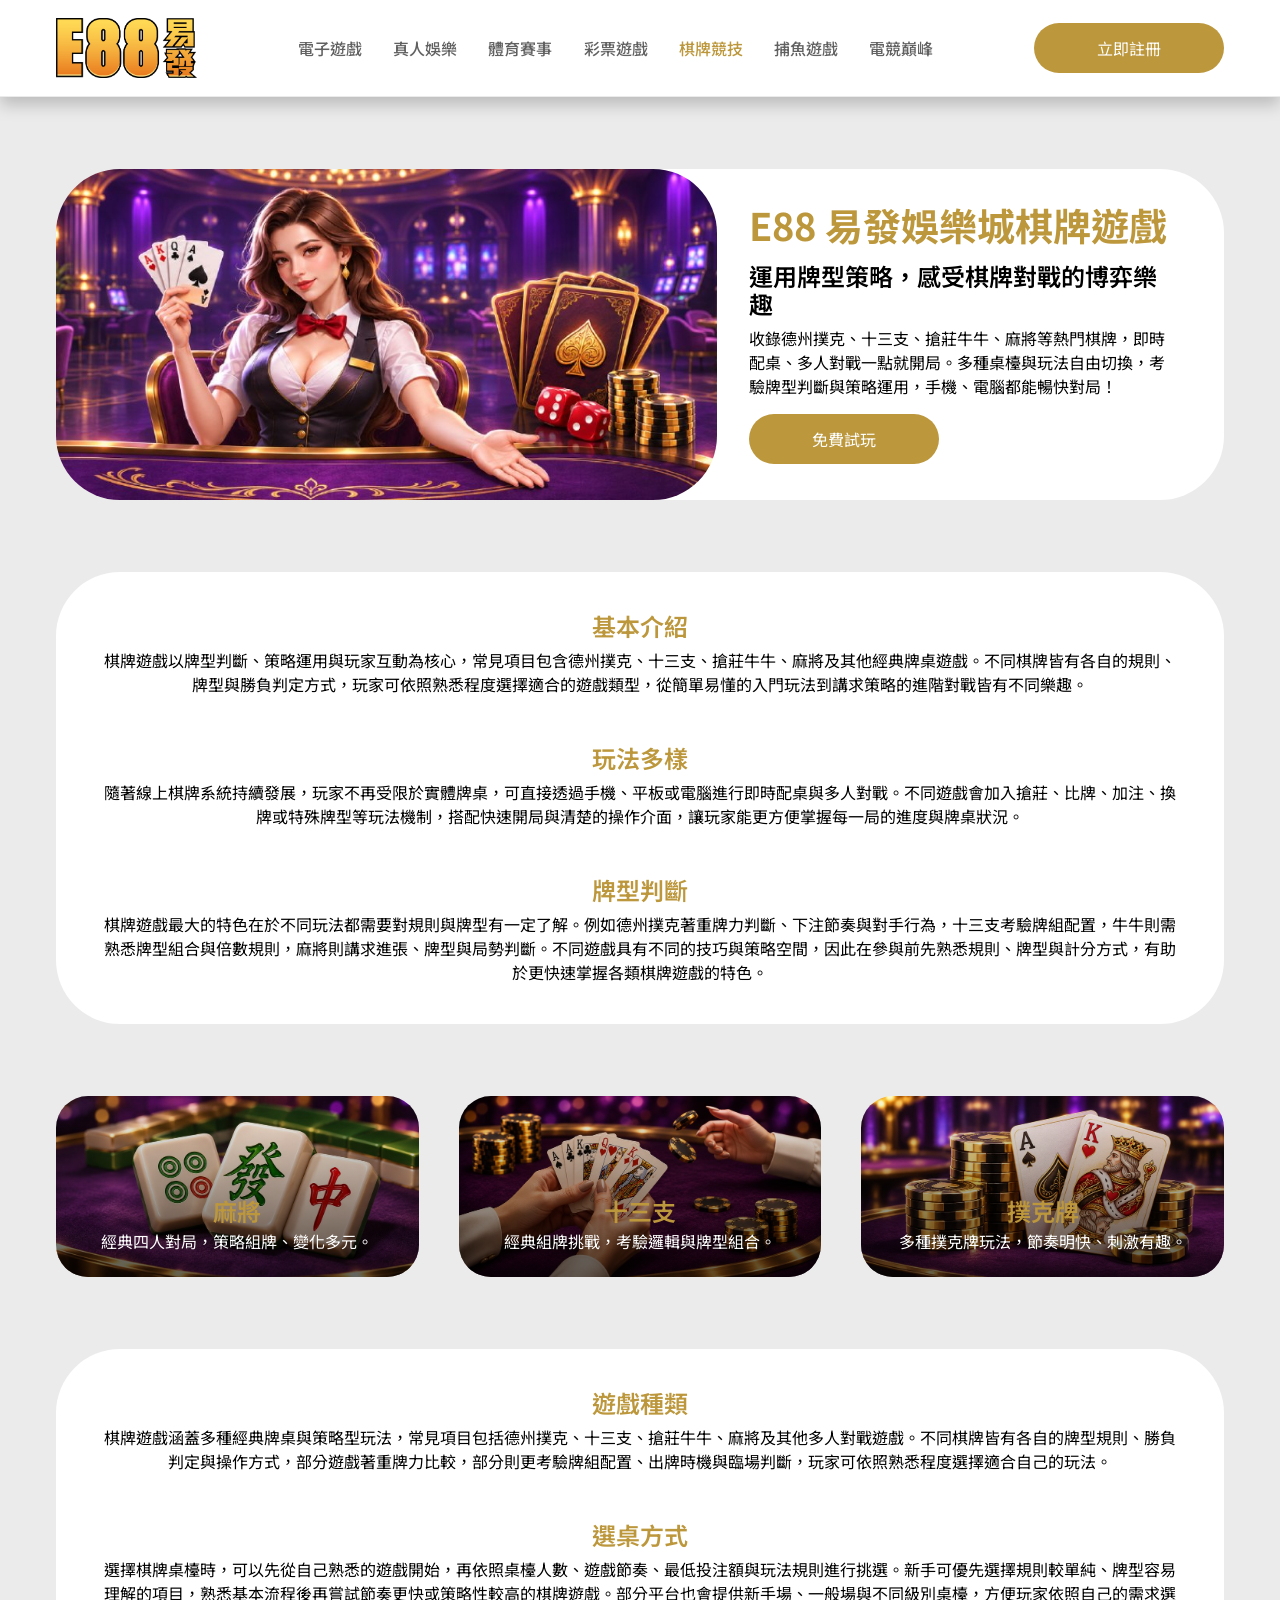
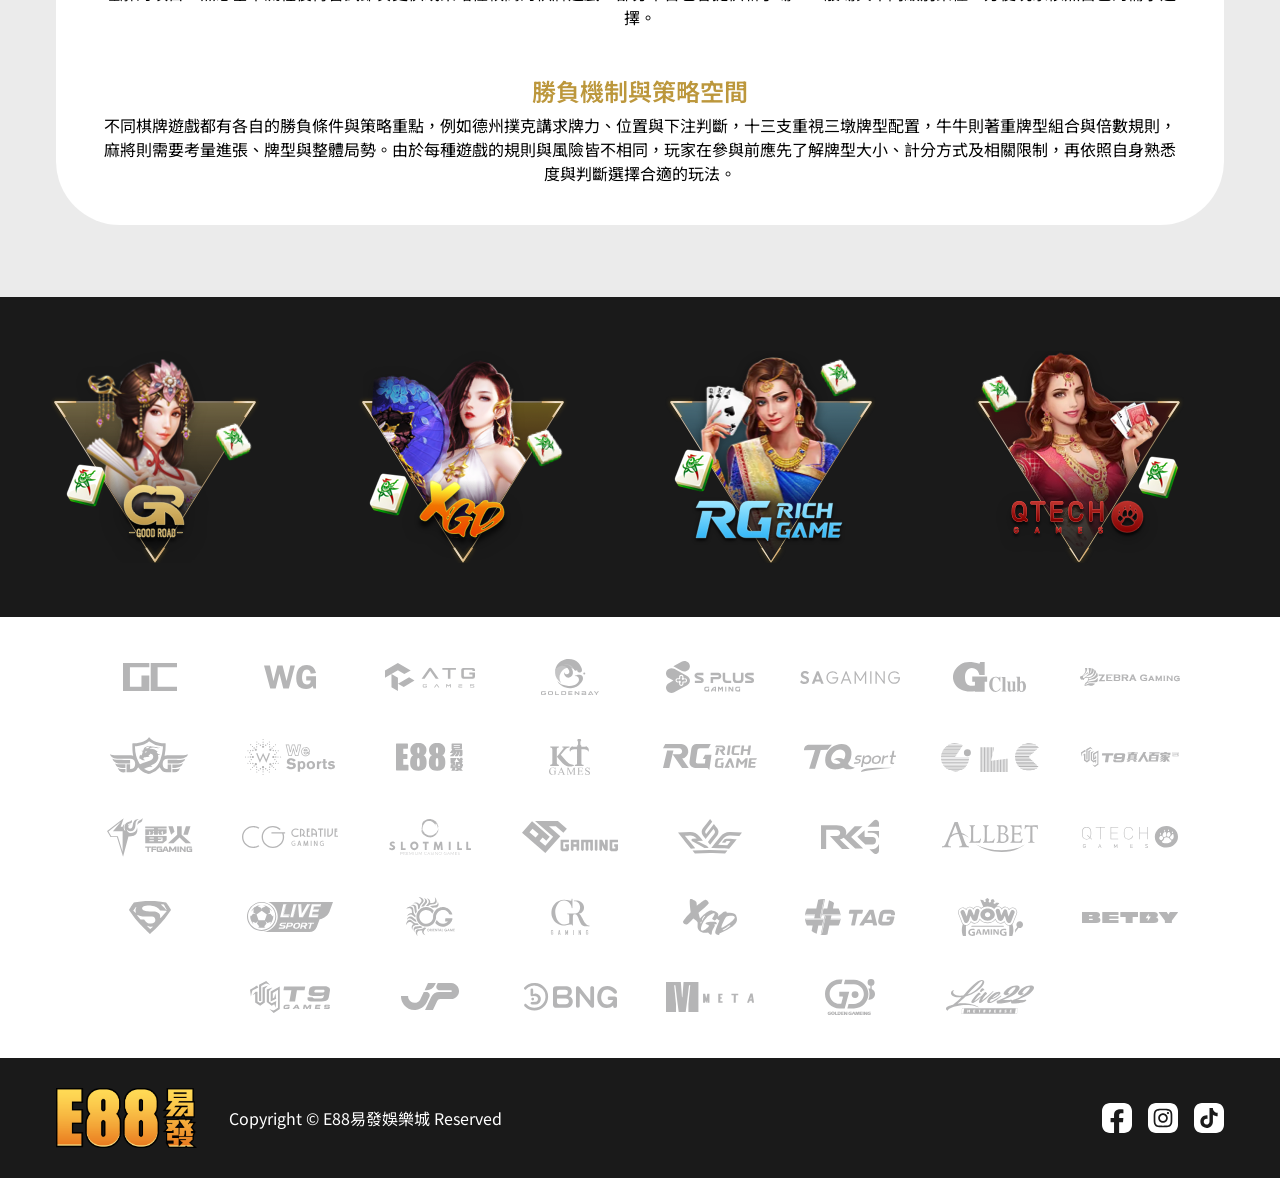
<file: chess.html>
<!doctype html>
<html lang="zh-Hant-TW">
<head>
  <meta charset="utf-8">
  <meta name="viewport" content="width=device-width, initial-scale=1">
  <title>E88 易發娛樂城棋牌遊戲｜E88易發娛樂城</title>
  <meta name="description" content="運用牌型策略，感受棋牌對戰的博弈樂趣｜收錄德州撲克、十三支、搶莊牛牛、麻將等熱門棋牌，即時配桌、多人對戰一點就開局。多種桌檯與玩法自由切換，考驗牌型判斷與策略運用，手機、電腦都能暢快對局！">
  <link rel="icon" href="favicon.ico" sizes="any">
  <link rel="icon" type="image/png" sizes="32x32" href="assets/favicon/favicon-32.png">
  <link rel="icon" type="image/png" sizes="192x192" href="assets/favicon/favicon-192.png">
  <link rel="apple-touch-icon" href="assets/favicon/apple-touch-icon.png">
  <link rel="preconnect" href="https://fonts.googleapis.com">
  <link rel="preconnect" href="https://fonts.gstatic.com" crossorigin>
  <link href="https://fonts.googleapis.com/css2?family=Inter:wght@900&family=Noto+Sans+TC:wght@400;500;600;700&display=swap" rel="stylesheet">
  <link rel="stylesheet" href="styles.css?v=34cb79d7">
</head>
<body>

<!-- ===== Header ===== -->
<header class="site-header">
  <div class="topbar">
    <div class="container topbar__inner">
      <a href="index.html" class="logo"><img src="assets/img/logo.png" alt="E88 易發娛樂城"></a>
      <nav class="mainnav" id="mainnav" aria-label="遊戲分類">
        <ul class="mainnav__list">
        <li><a href="slot.html" class="mainnav__item" data-menu="slot">電子遊戲</a></li>
        <li><a href="live.html" class="mainnav__item" data-menu="live">真人娛樂</a></li>
        <li><a href="sports.html" class="mainnav__item" data-menu="sports">體育賽事</a></li>
        <li><a href="lottery.html" class="mainnav__item" data-menu="lottery">彩票遊戲</a></li>
        <li><a href="chess.html" class="mainnav__item" data-menu="chess" aria-current="page">棋牌競技</a></li>
        <li><a href="fishing.html" class="mainnav__item" data-menu="fishing">捕魚遊戲</a></li>
        <li><a href="esports.html" class="mainnav__item" data-menu="esports">電競巔峰</a></li>
        </ul>
      </nav>
      <a href="https://e8801.tz6868.com/" class="btn-primary">立即註冊</a>
      <button type="button" class="menu-toggle" aria-expanded="false" aria-controls="mainnav" aria-label="開啟選單"><span></span><span></span></button>
    </div>
  </div>
</header>

<main class="page page--chess">
  <!-- ===== 主視覺 ===== -->
  <section class="container">
    <div class="card intro">
      <img class="intro__img" src="assets/pages/chess-hero.jpg" alt="棋牌競技" width="848" height="424">
      <div class="intro__body">
        <h1 class="h1">E88 易發娛樂城棋牌遊戲</h1>
        <div class="intro__text">
          <h2 class="title">運用牌型策略，感受棋牌對戰的博弈樂趣</h2>
          <p>收錄德州撲克、十三支、搶莊牛牛、麻將等熱門棋牌，即時配桌、多人對戰一點就開局。多種桌檯與玩法自由切換，考驗牌型判斷與策略運用，手機、電腦都能暢快對局！</p>
        </div>
        <a href="https://e8801.tz6868.com/" class="btn-primary">免費試玩</a>
      </div>
    </div>
  </section>

  <section class="container">
    <div class="card info">
        <section class="info__item">
          <h2 class="h1">基本介紹</h2>
          <p>棋牌遊戲以牌型判斷、策略運用與玩家互動為核心，常見項目包含德州撲克、十三支、搶莊牛牛、麻將及其他經典牌桌遊戲。不同棋牌皆有各自的規則、牌型與勝負判定方式，玩家可依照熟悉程度選擇適合的遊戲類型，從簡單易懂的入門玩法到講求策略的進階對戰皆有不同樂趣。</p>
        </section>
        <section class="info__item">
          <h2 class="h1">玩法多樣</h2>
          <p>隨著線上棋牌系統持續發展，玩家不再受限於實體牌桌，可直接透過手機、平板或電腦進行即時配桌與多人對戰。不同遊戲會加入搶莊、比牌、加注、換牌或特殊牌型等玩法機制，搭配快速開局與清楚的操作介面，讓玩家能更方便掌握每一局的進度與牌桌狀況。</p>
        </section>
        <section class="info__item">
          <h2 class="h1">牌型判斷</h2>
          <p>棋牌遊戲最大的特色在於不同玩法都需要對規則與牌型有一定了解。例如德州撲克著重牌力判斷、下注節奏與對手行為，十三支考驗牌組配置，牛牛則需熟悉牌型組合與倍數規則，麻將則講求進張、牌型與局勢判斷。不同遊戲具有不同的技巧與策略空間，因此在參與前先熟悉規則、牌型與計分方式，有助於更快速掌握各類棋牌遊戲的特色。</p>
        </section>
    </div>
  </section>

  <!-- ===== 遊戲類型 ===== -->
  <section class="container">
    <ul class="type-cards">
      <li class="type-card">
        <img class="type-card__img" src="assets/pages/chess-type-1.jpg" alt="" width="473" height="236" loading="lazy">
        <div class="type-card__text">
          <h3 class="type-card__title">麻將</h3>
          <p class="type-card__desc">經典四人對局，策略組牌、變化多元。</p>
        </div>
      </li>
      <li class="type-card">
        <img class="type-card__img" src="assets/pages/chess-type-2.jpg" alt="" width="473" height="236" loading="lazy">
        <div class="type-card__text">
          <h3 class="type-card__title">十三支</h3>
          <p class="type-card__desc">經典組牌挑戰，考驗邏輯與牌型組合。</p>
        </div>
      </li>
      <li class="type-card">
        <img class="type-card__img" src="assets/pages/chess-type-3.jpg" alt="" width="473" height="236" loading="lazy">
        <div class="type-card__text">
          <h3 class="type-card__title">撲克牌</h3>
          <p class="type-card__desc">多種撲克牌玩法，節奏明快、刺激有趣。</p>
        </div>
      </li>
    </ul>
  </section>

  <section class="container">
    <div class="card info">
        <section class="info__item">
          <h2 class="h1">遊戲種類</h2>
          <p>棋牌遊戲涵蓋多種經典牌桌與策略型玩法，常見項目包括德州撲克、十三支、搶莊牛牛、麻將及其他多人對戰遊戲。不同棋牌皆有各自的牌型規則、勝負判定與操作方式，部分遊戲著重牌力比較，部分則更考驗牌組配置、出牌時機與臨場判斷，玩家可依照熟悉程度選擇適合自己的玩法。</p>
        </section>
        <section class="info__item">
          <h2 class="h1">選桌方式</h2>
          <p>選擇棋牌桌檯時，可以先從自己熟悉的遊戲開始，再依照桌檯人數、遊戲節奏、最低投注額與玩法規則進行挑選。新手可優先選擇規則較單純、牌型容易理解的項目，熟悉基本流程後再嘗試節奏更快或策略性較高的棋牌遊戲。部分平台也會提供新手場、一般場與不同級別桌檯，方便玩家依照自己的需求選擇。</p>
        </section>
        <section class="info__item">
          <h2 class="h1">勝負機制與策略空間</h2>
          <p>不同棋牌遊戲都有各自的勝負條件與策略重點，例如德州撲克講求牌力、位置與下注判斷，十三支重視三墩牌型配置，牛牛則著重牌型組合與倍數規則，麻將則需要考量進張、牌型與整體局勢。由於每種遊戲的規則與風險皆不相同，玩家在參與前應先了解牌型大小、計分方式及相關限制，再依照自身熟悉度與判斷選擇合適的玩法。</p>
        </section>
    </div>
  </section>
</main>

<!-- ===== 平台輪播 ===== -->
<section class="platform-strip" aria-label="合作平台">
  <div class="platform-strip__viewport">
    <ul class="platform-strip__track">
      <li><a href="https://e8801.tz6868.com/" class="platform-card" aria-label="GR棋牌"><img src="assets/platform-art/chess-01.png" alt="" width="212" height="212" loading="lazy"></a></li>
      <li><a href="https://e8801.tz6868.com/" class="platform-card" aria-label="高登棋牌"><img src="assets/platform-art/chess-02.png" alt="" width="212" height="212" loading="lazy"></a></li>
      <li><a href="https://e8801.tz6868.com/" class="platform-card" aria-label="RG棋牌"><img src="assets/platform-art/chess-03.png" alt="" width="212" height="212" loading="lazy"></a></li>
      <li><a href="https://e8801.tz6868.com/" class="platform-card" aria-label="Qtech棋牌"><img src="assets/platform-art/chess-04.png" alt="" width="212" height="212" loading="lazy"></a></li>
      <li><a href="https://e8801.tz6868.com/" class="platform-card" aria-label="GLC棋牌"><img src="assets/platform-art/chess-05.png" alt="" width="212" height="212" loading="lazy"></a></li>
    </ul>
  </div>
</section>
<!-- ===== Footer ===== -->
<footer class="site-footer">
  <div class="partners-wrap">
  <ul class="partners" aria-label="合作遊戲平台">
    <li><img src="assets/partners/p01.svg" alt=""></li>
    <li><img src="assets/partners/p02.svg" alt=""></li>
    <li><img src="assets/partners/p03.svg" alt=""></li>
    <li><img src="assets/partners/p04.svg" alt=""></li>
    <li><img src="assets/partners/p05.svg" alt=""></li>
    <li><img src="assets/partners/p06.svg" alt=""></li>
    <li><img src="assets/partners/p07.svg" alt=""></li>
    <li><img src="assets/partners/p08.svg" alt=""></li>
    <li><img src="assets/partners/p09.svg" alt=""></li>
    <li><img src="assets/partners/p10.svg" alt=""></li>
    <li><img src="assets/partners/p11.svg" alt=""></li>
    <li><img src="assets/partners/p12.svg" alt=""></li>
    <li><img src="assets/partners/p13.svg" alt=""></li>
    <li><img src="assets/partners/p14.svg" alt=""></li>
    <li><img src="assets/partners/p15.svg" alt=""></li>
    <li><img src="assets/partners/p16.svg" alt=""></li>
    <li><img src="assets/partners/p17.svg" alt=""></li>
    <li><img src="assets/partners/p18.svg" alt=""></li>
    <li><img src="assets/partners/p19.svg" alt=""></li>
    <li><img src="assets/partners/p20.svg" alt=""></li>
    <li><img src="assets/partners/p21.svg" alt=""></li>
    <li><img src="assets/partners/p22.svg" alt=""></li>
    <li><img src="assets/partners/p23.svg" alt=""></li>
    <li><img src="assets/partners/p24.svg" alt=""></li>
    <li><img src="assets/partners/p25.svg" alt=""></li>
    <li><img src="assets/partners/p26.svg" alt=""></li>
    <li><img src="assets/partners/p27.svg" alt=""></li>
    <li><img src="assets/partners/p28.svg" alt=""></li>
    <li><img src="assets/partners/p29.svg" alt=""></li>
    <li><img src="assets/partners/p30.svg" alt=""></li>
    <li><img src="assets/partners/p31.svg" alt=""></li>
    <li><img src="assets/partners/p32.svg" alt=""></li>
    <li><img src="assets/partners/p33.svg" alt=""></li>
    <li><img src="assets/partners/p34.svg" alt=""></li>
    <li><img src="assets/partners/p35.svg" alt=""></li>
    <li><img src="assets/partners/p36.svg" alt=""></li>
    <li><img src="assets/partners/p37.svg" alt=""></li>
    <li><img src="assets/partners/p38.svg" alt=""></li>
  </ul>
  </div>
  <div class="footer-divider"></div>
  <div class="footer-bar">
    <div class="footer-bar__brand">
      <img src="assets/img/logo.png" alt="E88">
      <p>Copyright © E88易發娛樂城 Reserved</p>
    </div>
    <div class="footer-bar__social">
      <a href="#" aria-label="Facebook"><svg width="30" height="30" viewBox="0 0 30 30" fill="none" aria-hidden="true">
<path d="M22 0H7.99996C3.58147 0 0 3.582 0 7.9998V21.9996C0 26.418 3.58207 29.9994 7.99996 29.9994H12.0428V19.245H8.56757V15.1044H12.0428V12.1584C12.0428 8.667 13.5795 6.1632 18.6676 6.1632C19.744 6.1632 21.433 6.3798 21.433 6.3798V10.2246H19.6582C17.8504 10.2246 17.1441 10.7748 17.1441 12.2952V15.105H21.3646L20.989 19.2456H17.1441V30H22C26.4185 30 30 26.418 30 22.0002V8.0004C30 3.582 26.4179 0.000599899 22 0.000599899V0Z" fill-rule="evenodd" clip-rule="evenodd" fill="currentColor"/>
</svg></a>
      <a href="#" aria-label="Instagram"><svg width="30" height="30" viewBox="0 0 30 30" fill="none" aria-hidden="true">
<path d="M18.1091 15.0054C18.1118 13.2896 16.722 11.8964 15.0048 11.8937C13.2876 11.891 11.8933 13.2798 11.8906 14.9957C11.8879 16.7116 13.2778 18.1047 14.995 18.1074C16.7122 18.1101 18.1064 16.7213 18.1091 15.0054Z" fill="currentColor"/>
<path d="M22.2714 9.50307C22.1022 9.06806 21.9 8.75725 21.5736 8.43144C21.2472 8.10504 20.937 7.90343 20.502 7.73423C20.1731 7.60643 19.6793 7.45462 18.7703 7.41322C17.7869 7.36882 17.4917 7.35982 15.001 7.35982C14.6896 7.35982 14.4124 7.35982 14.164 7.35982V7.35742C12.4258 7.35922 12.0922 7.37122 11.2318 7.40962C10.3222 7.45162 9.82834 7.60283 9.49954 7.73123C9.06393 7.90043 8.75312 8.10264 8.42671 8.42844C8.10031 8.75485 7.8975 9.06566 7.7289 9.50007C7.6011 9.82887 7.44929 10.3221 7.40789 11.2305C7.36349 12.2133 7.35449 12.5067 7.35449 14.9956C7.35449 17.4844 7.36349 17.7796 7.40789 18.7625C7.44929 19.6715 7.6017 20.1647 7.7289 20.4929C7.8981 20.9279 8.10031 21.2381 8.42671 21.5639C8.75312 21.8903 9.06393 22.0919 9.49954 22.2611C9.82834 22.3889 10.3222 22.5407 11.2318 22.5827C12.2152 22.6271 12.5104 22.6373 15.001 22.6373C17.4917 22.6373 17.7869 22.6277 18.7703 22.5827C19.6799 22.5413 20.1737 22.3895 20.502 22.2617C20.9376 22.0925 21.2472 21.8909 21.5736 21.5645C21.9 21.2387 22.1028 20.9285 22.2714 20.4935C22.3992 20.1653 22.551 19.6721 22.5924 18.7631C22.6374 17.7802 22.647 17.4856 22.647 14.998C22.647 12.5103 22.6374 12.2151 22.5924 11.2329C22.551 10.3239 22.3986 9.83067 22.2714 9.50246V9.50307ZM14.9998 19.7861C12.3544 19.7861 10.2099 17.644 10.2099 15.0004C10.2099 12.3567 12.355 10.2141 14.9998 10.2135C17.6453 10.2135 19.7891 12.3567 19.7891 15.0004C19.7891 17.644 17.6453 19.7861 14.9998 19.7861ZM19.9793 11.1435C19.3613 11.1435 18.8597 10.6425 18.8597 10.0251C18.8597 9.40766 19.3613 8.90725 19.9793 8.90725C20.5974 8.90725 21.099 9.40766 21.099 10.0251C21.099 10.6425 20.5974 11.1435 19.9799 11.1435H19.9793Z" fill-rule="evenodd" clip-rule="evenodd" fill="currentColor"/>
<path d="M22 0H7.99996C3.58147 0 0 3.58207 0 7.99996V22C0 26.4185 3.58207 30 7.99996 30H22C26.4185 30 30 26.4179 30 22V7.99996C30 3.58147 26.4179 0 22 0ZM24.2711 18.8428C24.2243 19.8346 24.0671 20.512 23.8379 21.1048C23.5991 21.7174 23.2799 22.2376 22.7615 22.7555C22.243 23.2739 21.7234 23.5931 21.1102 23.8313C20.5168 24.0617 19.8382 24.2189 18.8452 24.2645C17.8504 24.3095 17.5336 24.3209 14.9997 24.3209C12.4658 24.3209 12.149 24.3101 11.1542 24.2645C10.1612 24.2189 9.48319 24.0617 8.88978 23.8313C8.27657 23.5931 7.75636 23.2739 7.23795 22.7555C6.71953 22.2376 6.40033 21.7174 6.16212 21.1042C5.93172 20.5114 5.77452 19.834 5.72892 18.8422C5.68391 17.848 5.67251 17.5312 5.67251 14.9997C5.67251 12.4682 5.68391 12.1502 5.72892 11.156C5.77332 10.1642 5.93112 9.48679 6.16212 8.89398C6.40093 8.28137 6.72013 7.76116 7.23854 7.24275C7.75696 6.72434 8.27717 6.40633 8.89098 6.16812C9.48379 5.93772 10.1618 5.78052 11.1548 5.73491C12.1496 5.68991 12.4677 5.67851 14.9997 5.67851C17.5318 5.67851 17.8492 5.68931 18.844 5.73491C19.837 5.78052 20.515 5.93772 21.1096 6.16812C21.7234 6.40573 22.2424 6.72434 22.7615 7.24275C23.2805 7.76056 23.5991 8.28077 23.8379 8.89398C24.0671 9.48679 24.2243 10.1642 24.2711 11.156C24.3155 12.1502 24.3275 12.4677 24.3275 14.9991C24.3275 17.5306 24.3161 17.8474 24.2711 18.8416V18.8428Z" fill-rule="evenodd" clip-rule="evenodd" fill="currentColor"/>
</svg></a>
      <a href="#" aria-label="TikTok"><svg width="30" height="30" viewBox="0 0 30 30" fill="none" aria-hidden="true">
<path d="M22 0H7.99996C3.58147 0 0 3.58207 0 7.99996V22C0 26.4185 3.58207 30 7.99996 30H22C26.4185 30 30 26.4179 30 22V7.99996C30 3.58147 26.4179 0 22 0ZM23.6279 10.565V13.2321C21.8662 13.2321 20.2354 12.6723 18.904 11.7212V18.6358C18.904 22.0948 16.0983 24.8987 12.6381 24.8987C11.3468 24.8987 10.1468 24.5087 9.14958 23.8397C7.47435 22.7153 6.37213 20.8042 6.37213 18.6364C6.37213 15.1779 9.17778 12.374 12.6387 12.374C12.9261 12.374 13.2135 12.3932 13.4985 12.4323V13.2003V15.8961C13.2243 15.8091 12.9321 15.7617 12.6285 15.7617C11.0456 15.7617 9.7622 17.0445 9.7622 18.6268C9.7622 19.7452 10.4036 20.7142 11.339 21.1858C11.7266 21.3814 12.1646 21.4912 12.6285 21.4912C14.2083 21.4912 15.4893 20.2138 15.4947 18.6364V5.1031H18.9046V5.53871C18.9166 5.66891 18.934 5.79912 18.9568 5.92752C19.1932 7.27695 20.0008 8.42957 21.121 9.12798C21.8734 9.59719 22.7423 9.8456 23.6291 9.8444V10.5656L23.6279 10.565Z" fill-rule="evenodd" clip-rule="evenodd" fill="currentColor"/>
</svg></a>
    </div>
  </div>
</footer>

<script src="script.js?v=dadce866"></script>
</body>
</html>
</file>
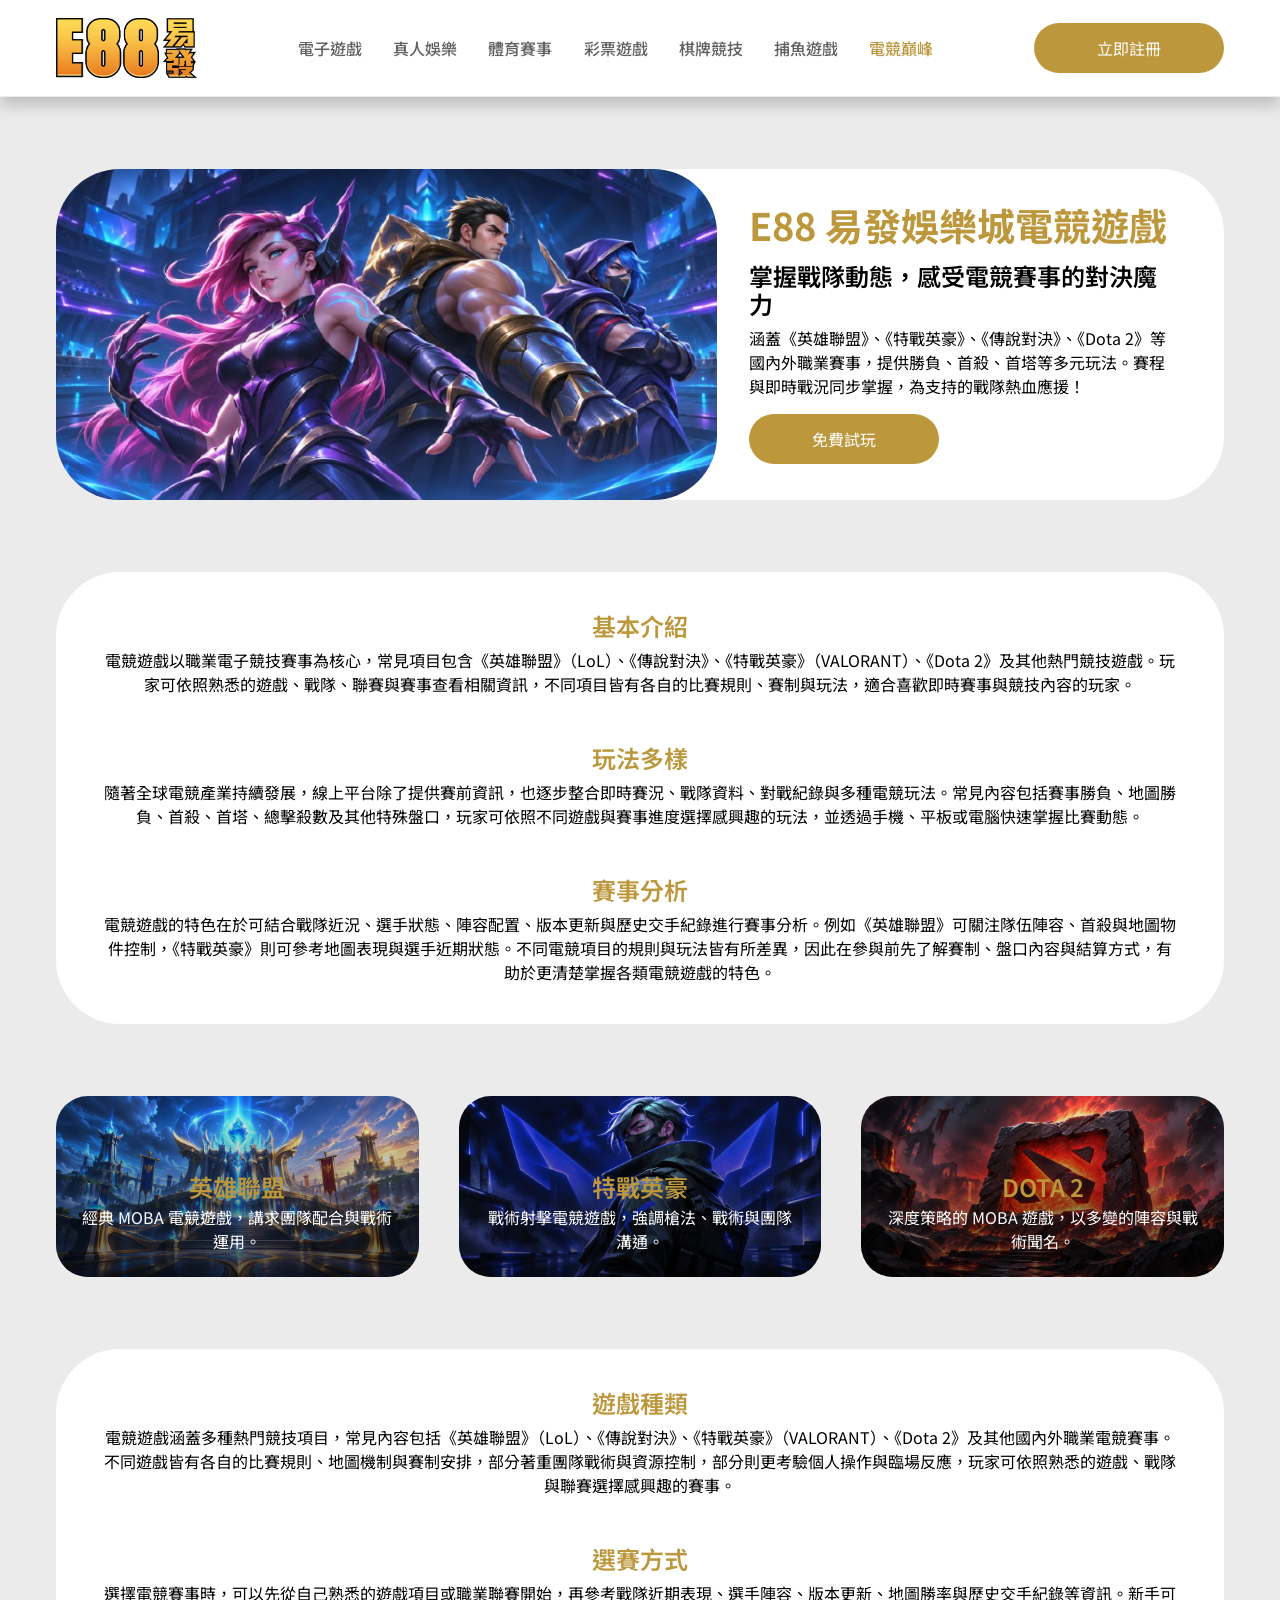
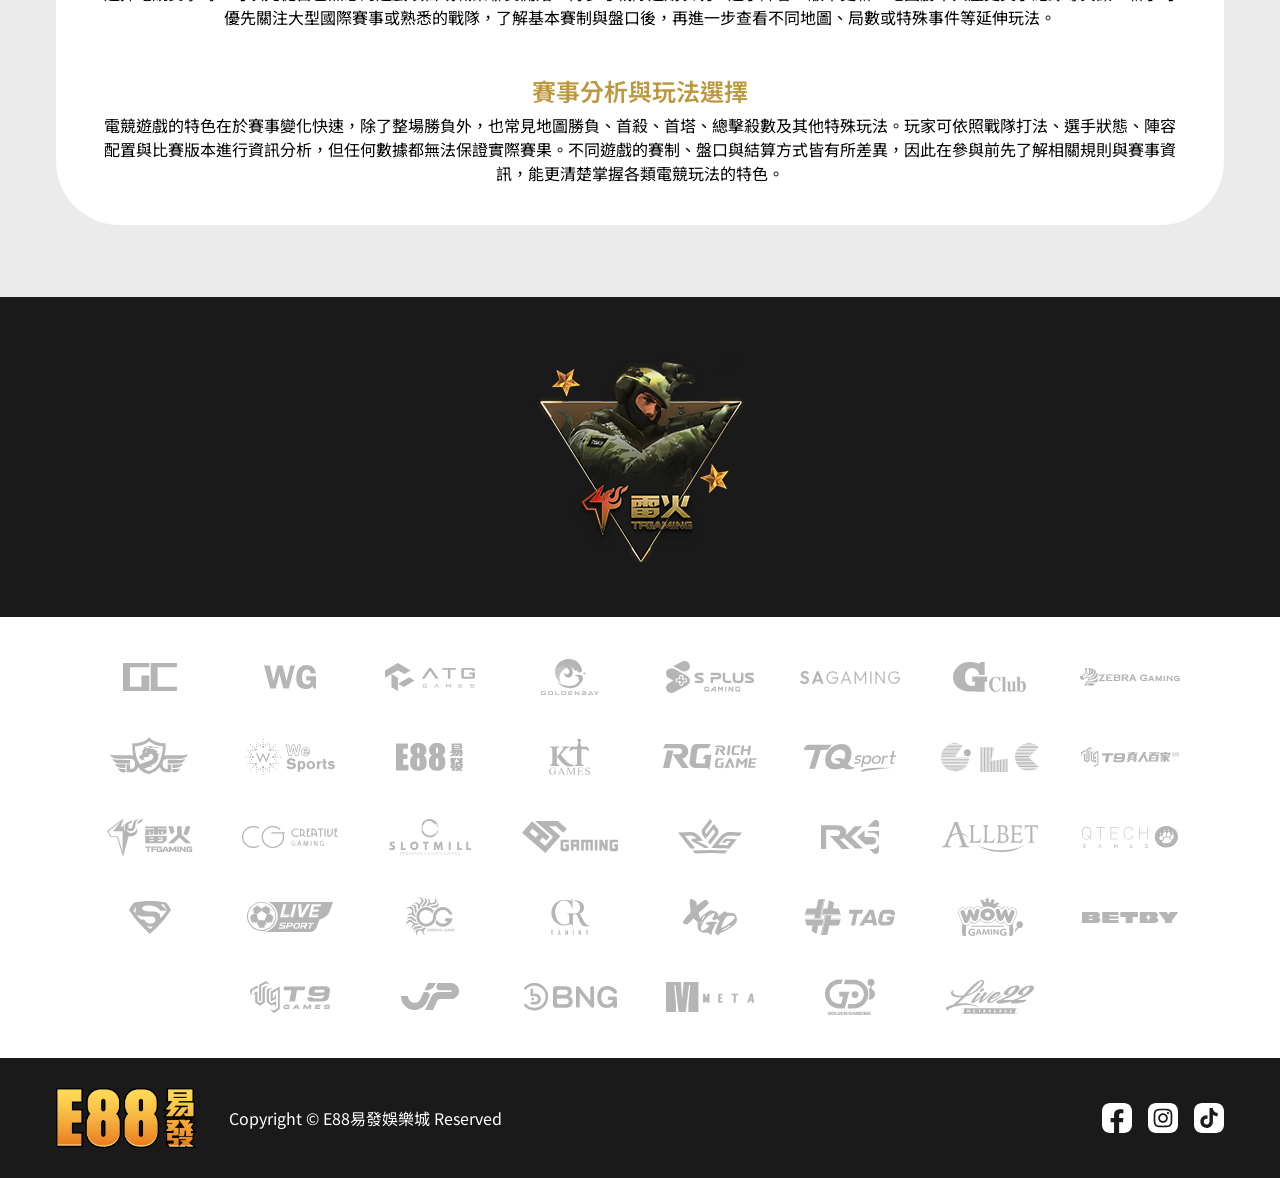
<file: esports.html>
<!doctype html>
<html lang="zh-Hant-TW">
<head>
  <meta charset="utf-8">
  <meta name="viewport" content="width=device-width, initial-scale=1">
  <title>E88 易發娛樂城電競遊戲｜E88易發娛樂城</title>
  <meta name="description" content="掌握戰隊動態，感受電競賽事的對決魔力｜涵蓋《英雄聯盟》、《特戰英豪》、《傳說對決》、《Dota 2》等國內外職業賽事，提供勝負、首殺、首塔等多元玩法。賽程與即時戰況同步掌握，為支持的戰隊熱血應援！">
  <link rel="icon" href="favicon.ico" sizes="any">
  <link rel="icon" type="image/png" sizes="32x32" href="assets/favicon/favicon-32.png">
  <link rel="icon" type="image/png" sizes="192x192" href="assets/favicon/favicon-192.png">
  <link rel="apple-touch-icon" href="assets/favicon/apple-touch-icon.png">
  <link rel="preconnect" href="https://fonts.googleapis.com">
  <link rel="preconnect" href="https://fonts.gstatic.com" crossorigin>
  <link href="https://fonts.googleapis.com/css2?family=Inter:wght@900&family=Noto+Sans+TC:wght@400;500;600;700&display=swap" rel="stylesheet">
  <link rel="stylesheet" href="styles.css?v=34cb79d7">
</head>
<body>

<!-- ===== Header ===== -->
<header class="site-header">
  <div class="topbar">
    <div class="container topbar__inner">
      <a href="index.html" class="logo"><img src="assets/img/logo.png" alt="E88 易發娛樂城"></a>
      <nav class="mainnav" id="mainnav" aria-label="遊戲分類">
        <ul class="mainnav__list">
        <li><a href="slot.html" class="mainnav__item" data-menu="slot">電子遊戲</a></li>
        <li><a href="live.html" class="mainnav__item" data-menu="live">真人娛樂</a></li>
        <li><a href="sports.html" class="mainnav__item" data-menu="sports">體育賽事</a></li>
        <li><a href="lottery.html" class="mainnav__item" data-menu="lottery">彩票遊戲</a></li>
        <li><a href="chess.html" class="mainnav__item" data-menu="chess">棋牌競技</a></li>
        <li><a href="fishing.html" class="mainnav__item" data-menu="fishing">捕魚遊戲</a></li>
        <li><a href="esports.html" class="mainnav__item" data-menu="esports" aria-current="page">電競巔峰</a></li>
        </ul>
      </nav>
      <a href="https://e8801.tz6868.com/" class="btn-primary">立即註冊</a>
      <button type="button" class="menu-toggle" aria-expanded="false" aria-controls="mainnav" aria-label="開啟選單"><span></span><span></span></button>
    </div>
  </div>
</header>

<main class="page page--esports">
  <!-- ===== 主視覺 ===== -->
  <section class="container">
    <div class="card intro">
      <img class="intro__img" src="assets/pages/esports-hero.jpg" alt="電競巔峰" width="848" height="424">
      <div class="intro__body">
        <h1 class="h1">E88 易發娛樂城電競遊戲</h1>
        <div class="intro__text">
          <h2 class="title">掌握戰隊動態，感受電競賽事的對決魔力</h2>
          <p>涵蓋《英雄聯盟》、《特戰英豪》、《傳說對決》、《Dota 2》等國內外職業賽事，提供勝負、首殺、首塔等多元玩法。賽程與即時戰況同步掌握，為支持的戰隊熱血應援！</p>
        </div>
        <a href="https://e8801.tz6868.com/" class="btn-primary">免費試玩</a>
      </div>
    </div>
  </section>

  <section class="container">
    <div class="card info">
        <section class="info__item">
          <h2 class="h1">基本介紹</h2>
          <p>電競遊戲以職業電子競技賽事為核心，常見項目包含《英雄聯盟》（LoL）、《傳說對決》、《特戰英豪》（VALORANT）、《Dota 2》及其他熱門競技遊戲。玩家可依照熟悉的遊戲、戰隊、聯賽與賽事查看相關資訊，不同項目皆有各自的比賽規則、賽制與玩法，適合喜歡即時賽事與競技內容的玩家。</p>
        </section>
        <section class="info__item">
          <h2 class="h1">玩法多樣</h2>
          <p>隨著全球電競產業持續發展，線上平台除了提供賽前資訊，也逐步整合即時賽況、戰隊資料、對戰紀錄與多種電競玩法。常見內容包括賽事勝負、地圖勝負、首殺、首塔、總擊殺數及其他特殊盤口，玩家可依照不同遊戲與賽事進度選擇感興趣的玩法，並透過手機、平板或電腦快速掌握比賽動態。</p>
        </section>
        <section class="info__item">
          <h2 class="h1">賽事分析</h2>
          <p>電競遊戲的特色在於可結合戰隊近況、選手狀態、陣容配置、版本更新與歷史交手紀錄進行賽事分析。例如《英雄聯盟》可關注隊伍陣容、首殺與地圖物件控制，《特戰英豪》則可參考地圖表現與選手近期狀態。不同電競項目的規則與玩法皆有所差異，因此在參與前先了解賽制、盤口內容與結算方式，有助於更清楚掌握各類電競遊戲的特色。</p>
        </section>
    </div>
  </section>

  <!-- ===== 遊戲類型 ===== -->
  <section class="container">
    <ul class="type-cards">
      <li class="type-card">
        <img class="type-card__img" src="assets/pages/esports-type-1.jpg" alt="" width="473" height="236" loading="lazy">
        <div class="type-card__text">
          <h3 class="type-card__title">英雄聯盟</h3>
          <p class="type-card__desc">經典 MOBA 電競遊戲，講求團隊配合與戰術運用。</p>
        </div>
      </li>
      <li class="type-card">
        <img class="type-card__img" src="assets/pages/esports-type-2.jpg" alt="" width="473" height="236" loading="lazy">
        <div class="type-card__text">
          <h3 class="type-card__title">特戰英豪</h3>
          <p class="type-card__desc">戰術射擊電競遊戲，強調槍法、戰術與團隊溝通。</p>
        </div>
      </li>
      <li class="type-card">
        <img class="type-card__img" src="assets/pages/esports-type-3.jpg" alt="" width="473" height="236" loading="lazy">
        <div class="type-card__text">
          <h3 class="type-card__title">DOTA 2</h3>
          <p class="type-card__desc">深度策略的 MOBA 遊戲，以多變的陣容與戰術聞名。</p>
        </div>
      </li>
    </ul>
  </section>

  <section class="container">
    <div class="card info">
        <section class="info__item">
          <h2 class="h1">遊戲種類</h2>
          <p>電競遊戲涵蓋多種熱門競技項目，常見內容包括《英雄聯盟》（LoL）、《傳說對決》、《特戰英豪》（VALORANT）、《Dota 2》及其他國內外職業電競賽事。不同遊戲皆有各自的比賽規則、地圖機制與賽制安排，部分著重團隊戰術與資源控制，部分則更考驗個人操作與臨場反應，玩家可依照熟悉的遊戲、戰隊與聯賽選擇感興趣的賽事。</p>
        </section>
        <section class="info__item">
          <h2 class="h1">選賽方式</h2>
          <p>選擇電競賽事時，可以先從自己熟悉的遊戲項目或職業聯賽開始，再參考戰隊近期表現、選手陣容、版本更新、地圖勝率與歷史交手紀錄等資訊。新手可優先關注大型國際賽事或熟悉的戰隊，了解基本賽制與盤口後，再進一步查看不同地圖、局數或特殊事件等延伸玩法。</p>
        </section>
        <section class="info__item">
          <h2 class="h1">賽事分析與玩法選擇</h2>
          <p>電競遊戲的特色在於賽事變化快速，除了整場勝負外，也常見地圖勝負、首殺、首塔、總擊殺數及其他特殊玩法。玩家可依照戰隊打法、選手狀態、陣容配置與比賽版本進行資訊分析，但任何數據都無法保證實際賽果。不同遊戲的賽制、盤口與結算方式皆有所差異，因此在參與前先了解相關規則與賽事資訊，能更清楚掌握各類電競玩法的特色。</p>
        </section>
    </div>
  </section>
</main>

<!-- ===== 平台輪播 ===== -->
<section class="platform-strip" aria-label="合作平台">
  <div class="platform-strip__viewport">
    <ul class="platform-strip__track">
      <li><a href="https://e8801.tz6868.com/" class="platform-card" aria-label="雷火電競"><img src="assets/platform-art/esports-01.png" alt="" width="212" height="212" loading="lazy"></a></li>
    </ul>
  </div>
</section>
<!-- ===== Footer ===== -->
<footer class="site-footer">
  <div class="partners-wrap">
  <ul class="partners" aria-label="合作遊戲平台">
    <li><img src="assets/partners/p01.svg" alt=""></li>
    <li><img src="assets/partners/p02.svg" alt=""></li>
    <li><img src="assets/partners/p03.svg" alt=""></li>
    <li><img src="assets/partners/p04.svg" alt=""></li>
    <li><img src="assets/partners/p05.svg" alt=""></li>
    <li><img src="assets/partners/p06.svg" alt=""></li>
    <li><img src="assets/partners/p07.svg" alt=""></li>
    <li><img src="assets/partners/p08.svg" alt=""></li>
    <li><img src="assets/partners/p09.svg" alt=""></li>
    <li><img src="assets/partners/p10.svg" alt=""></li>
    <li><img src="assets/partners/p11.svg" alt=""></li>
    <li><img src="assets/partners/p12.svg" alt=""></li>
    <li><img src="assets/partners/p13.svg" alt=""></li>
    <li><img src="assets/partners/p14.svg" alt=""></li>
    <li><img src="assets/partners/p15.svg" alt=""></li>
    <li><img src="assets/partners/p16.svg" alt=""></li>
    <li><img src="assets/partners/p17.svg" alt=""></li>
    <li><img src="assets/partners/p18.svg" alt=""></li>
    <li><img src="assets/partners/p19.svg" alt=""></li>
    <li><img src="assets/partners/p20.svg" alt=""></li>
    <li><img src="assets/partners/p21.svg" alt=""></li>
    <li><img src="assets/partners/p22.svg" alt=""></li>
    <li><img src="assets/partners/p23.svg" alt=""></li>
    <li><img src="assets/partners/p24.svg" alt=""></li>
    <li><img src="assets/partners/p25.svg" alt=""></li>
    <li><img src="assets/partners/p26.svg" alt=""></li>
    <li><img src="assets/partners/p27.svg" alt=""></li>
    <li><img src="assets/partners/p28.svg" alt=""></li>
    <li><img src="assets/partners/p29.svg" alt=""></li>
    <li><img src="assets/partners/p30.svg" alt=""></li>
    <li><img src="assets/partners/p31.svg" alt=""></li>
    <li><img src="assets/partners/p32.svg" alt=""></li>
    <li><img src="assets/partners/p33.svg" alt=""></li>
    <li><img src="assets/partners/p34.svg" alt=""></li>
    <li><img src="assets/partners/p35.svg" alt=""></li>
    <li><img src="assets/partners/p36.svg" alt=""></li>
    <li><img src="assets/partners/p37.svg" alt=""></li>
    <li><img src="assets/partners/p38.svg" alt=""></li>
  </ul>
  </div>
  <div class="footer-divider"></div>
  <div class="footer-bar">
    <div class="footer-bar__brand">
      <img src="assets/img/logo.png" alt="E88">
      <p>Copyright © E88易發娛樂城 Reserved</p>
    </div>
    <div class="footer-bar__social">
      <a href="#" aria-label="Facebook"><svg width="30" height="30" viewBox="0 0 30 30" fill="none" aria-hidden="true">
<path d="M22 0H7.99996C3.58147 0 0 3.582 0 7.9998V21.9996C0 26.418 3.58207 29.9994 7.99996 29.9994H12.0428V19.245H8.56757V15.1044H12.0428V12.1584C12.0428 8.667 13.5795 6.1632 18.6676 6.1632C19.744 6.1632 21.433 6.3798 21.433 6.3798V10.2246H19.6582C17.8504 10.2246 17.1441 10.7748 17.1441 12.2952V15.105H21.3646L20.989 19.2456H17.1441V30H22C26.4185 30 30 26.418 30 22.0002V8.0004C30 3.582 26.4179 0.000599899 22 0.000599899V0Z" fill-rule="evenodd" clip-rule="evenodd" fill="currentColor"/>
</svg></a>
      <a href="#" aria-label="Instagram"><svg width="30" height="30" viewBox="0 0 30 30" fill="none" aria-hidden="true">
<path d="M18.1091 15.0054C18.1118 13.2896 16.722 11.8964 15.0048 11.8937C13.2876 11.891 11.8933 13.2798 11.8906 14.9957C11.8879 16.7116 13.2778 18.1047 14.995 18.1074C16.7122 18.1101 18.1064 16.7213 18.1091 15.0054Z" fill="currentColor"/>
<path d="M22.2714 9.50307C22.1022 9.06806 21.9 8.75725 21.5736 8.43144C21.2472 8.10504 20.937 7.90343 20.502 7.73423C20.1731 7.60643 19.6793 7.45462 18.7703 7.41322C17.7869 7.36882 17.4917 7.35982 15.001 7.35982C14.6896 7.35982 14.4124 7.35982 14.164 7.35982V7.35742C12.4258 7.35922 12.0922 7.37122 11.2318 7.40962C10.3222 7.45162 9.82834 7.60283 9.49954 7.73123C9.06393 7.90043 8.75312 8.10264 8.42671 8.42844C8.10031 8.75485 7.8975 9.06566 7.7289 9.50007C7.6011 9.82887 7.44929 10.3221 7.40789 11.2305C7.36349 12.2133 7.35449 12.5067 7.35449 14.9956C7.35449 17.4844 7.36349 17.7796 7.40789 18.7625C7.44929 19.6715 7.6017 20.1647 7.7289 20.4929C7.8981 20.9279 8.10031 21.2381 8.42671 21.5639C8.75312 21.8903 9.06393 22.0919 9.49954 22.2611C9.82834 22.3889 10.3222 22.5407 11.2318 22.5827C12.2152 22.6271 12.5104 22.6373 15.001 22.6373C17.4917 22.6373 17.7869 22.6277 18.7703 22.5827C19.6799 22.5413 20.1737 22.3895 20.502 22.2617C20.9376 22.0925 21.2472 21.8909 21.5736 21.5645C21.9 21.2387 22.1028 20.9285 22.2714 20.4935C22.3992 20.1653 22.551 19.6721 22.5924 18.7631C22.6374 17.7802 22.647 17.4856 22.647 14.998C22.647 12.5103 22.6374 12.2151 22.5924 11.2329C22.551 10.3239 22.3986 9.83067 22.2714 9.50246V9.50307ZM14.9998 19.7861C12.3544 19.7861 10.2099 17.644 10.2099 15.0004C10.2099 12.3567 12.355 10.2141 14.9998 10.2135C17.6453 10.2135 19.7891 12.3567 19.7891 15.0004C19.7891 17.644 17.6453 19.7861 14.9998 19.7861ZM19.9793 11.1435C19.3613 11.1435 18.8597 10.6425 18.8597 10.0251C18.8597 9.40766 19.3613 8.90725 19.9793 8.90725C20.5974 8.90725 21.099 9.40766 21.099 10.0251C21.099 10.6425 20.5974 11.1435 19.9799 11.1435H19.9793Z" fill-rule="evenodd" clip-rule="evenodd" fill="currentColor"/>
<path d="M22 0H7.99996C3.58147 0 0 3.58207 0 7.99996V22C0 26.4185 3.58207 30 7.99996 30H22C26.4185 30 30 26.4179 30 22V7.99996C30 3.58147 26.4179 0 22 0ZM24.2711 18.8428C24.2243 19.8346 24.0671 20.512 23.8379 21.1048C23.5991 21.7174 23.2799 22.2376 22.7615 22.7555C22.243 23.2739 21.7234 23.5931 21.1102 23.8313C20.5168 24.0617 19.8382 24.2189 18.8452 24.2645C17.8504 24.3095 17.5336 24.3209 14.9997 24.3209C12.4658 24.3209 12.149 24.3101 11.1542 24.2645C10.1612 24.2189 9.48319 24.0617 8.88978 23.8313C8.27657 23.5931 7.75636 23.2739 7.23795 22.7555C6.71953 22.2376 6.40033 21.7174 6.16212 21.1042C5.93172 20.5114 5.77452 19.834 5.72892 18.8422C5.68391 17.848 5.67251 17.5312 5.67251 14.9997C5.67251 12.4682 5.68391 12.1502 5.72892 11.156C5.77332 10.1642 5.93112 9.48679 6.16212 8.89398C6.40093 8.28137 6.72013 7.76116 7.23854 7.24275C7.75696 6.72434 8.27717 6.40633 8.89098 6.16812C9.48379 5.93772 10.1618 5.78052 11.1548 5.73491C12.1496 5.68991 12.4677 5.67851 14.9997 5.67851C17.5318 5.67851 17.8492 5.68931 18.844 5.73491C19.837 5.78052 20.515 5.93772 21.1096 6.16812C21.7234 6.40573 22.2424 6.72434 22.7615 7.24275C23.2805 7.76056 23.5991 8.28077 23.8379 8.89398C24.0671 9.48679 24.2243 10.1642 24.2711 11.156C24.3155 12.1502 24.3275 12.4677 24.3275 14.9991C24.3275 17.5306 24.3161 17.8474 24.2711 18.8416V18.8428Z" fill-rule="evenodd" clip-rule="evenodd" fill="currentColor"/>
</svg></a>
      <a href="#" aria-label="TikTok"><svg width="30" height="30" viewBox="0 0 30 30" fill="none" aria-hidden="true">
<path d="M22 0H7.99996C3.58147 0 0 3.58207 0 7.99996V22C0 26.4185 3.58207 30 7.99996 30H22C26.4185 30 30 26.4179 30 22V7.99996C30 3.58147 26.4179 0 22 0ZM23.6279 10.565V13.2321C21.8662 13.2321 20.2354 12.6723 18.904 11.7212V18.6358C18.904 22.0948 16.0983 24.8987 12.6381 24.8987C11.3468 24.8987 10.1468 24.5087 9.14958 23.8397C7.47435 22.7153 6.37213 20.8042 6.37213 18.6364C6.37213 15.1779 9.17778 12.374 12.6387 12.374C12.9261 12.374 13.2135 12.3932 13.4985 12.4323V13.2003V15.8961C13.2243 15.8091 12.9321 15.7617 12.6285 15.7617C11.0456 15.7617 9.7622 17.0445 9.7622 18.6268C9.7622 19.7452 10.4036 20.7142 11.339 21.1858C11.7266 21.3814 12.1646 21.4912 12.6285 21.4912C14.2083 21.4912 15.4893 20.2138 15.4947 18.6364V5.1031H18.9046V5.53871C18.9166 5.66891 18.934 5.79912 18.9568 5.92752C19.1932 7.27695 20.0008 8.42957 21.121 9.12798C21.8734 9.59719 22.7423 9.8456 23.6291 9.8444V10.5656L23.6279 10.565Z" fill-rule="evenodd" clip-rule="evenodd" fill="currentColor"/>
</svg></a>
    </div>
  </div>
</footer>

<script src="script.js?v=dadce866"></script>
</body>
</html>
</file>
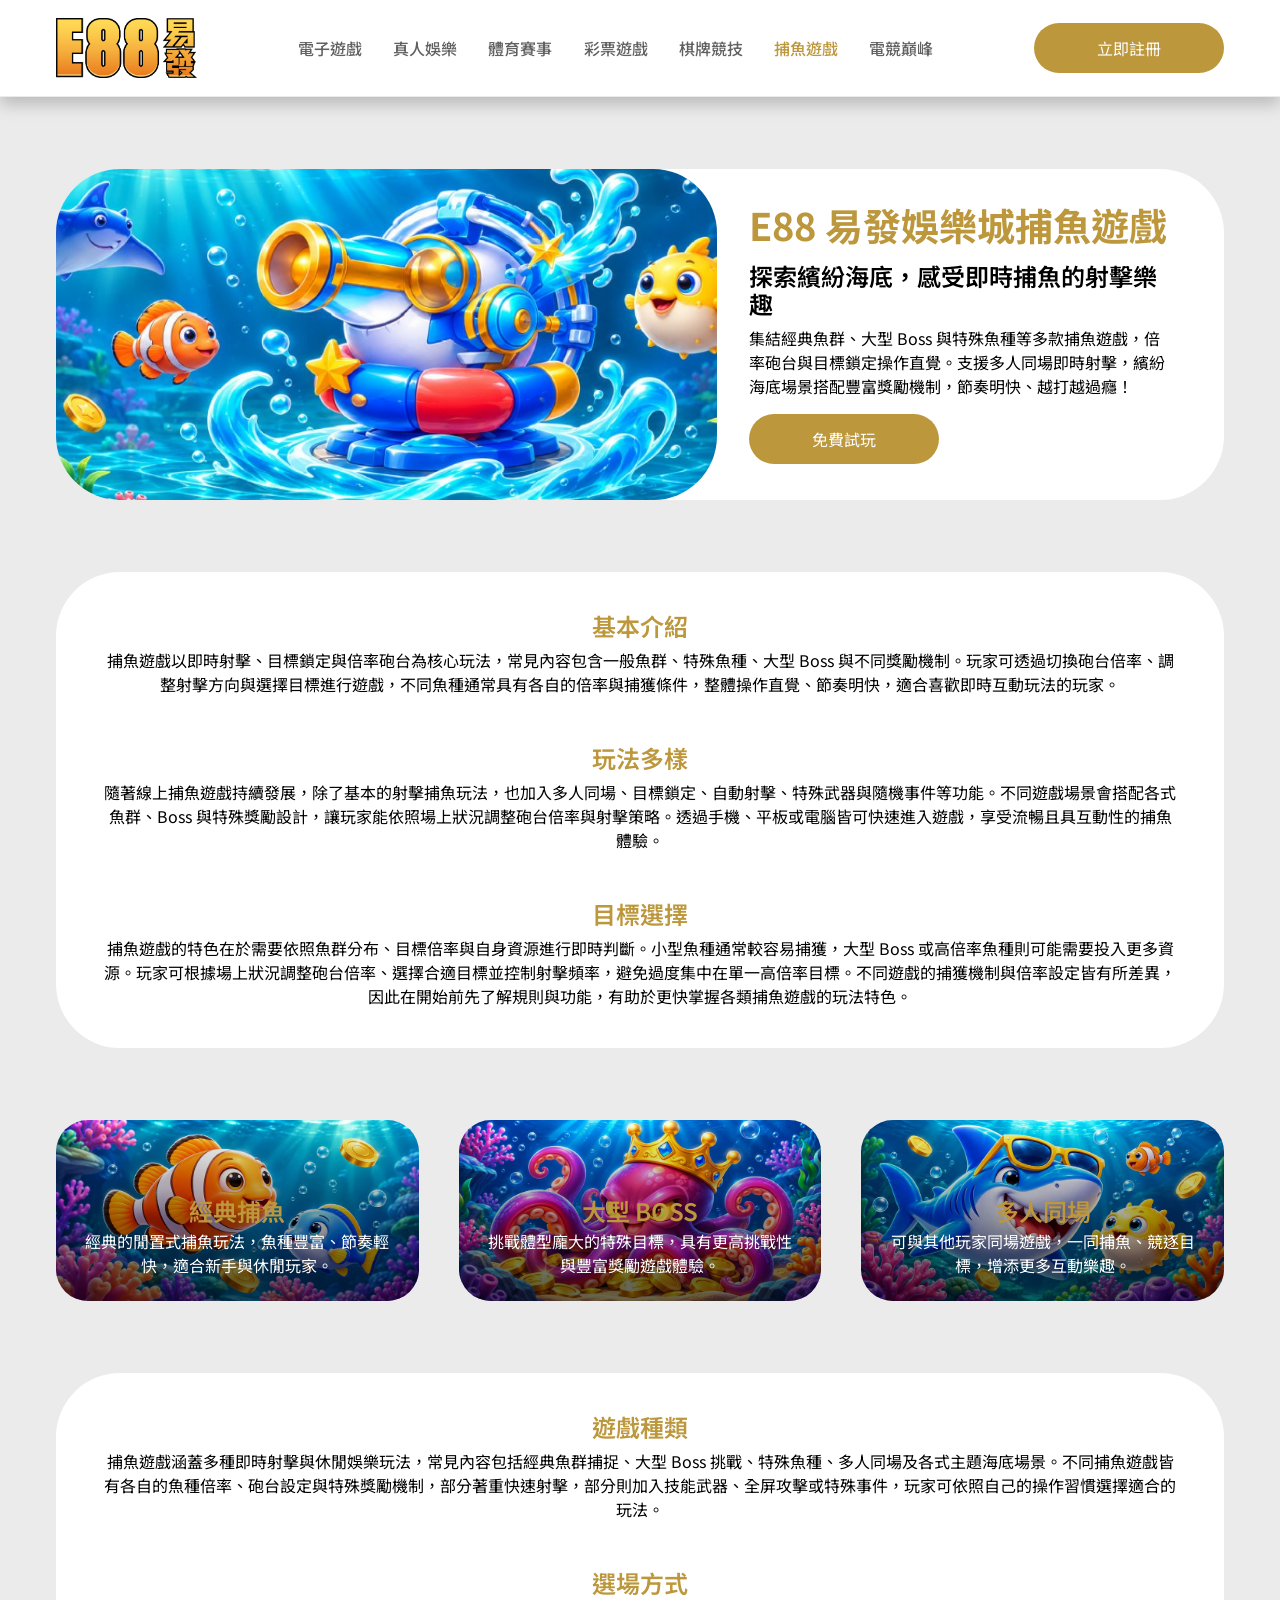
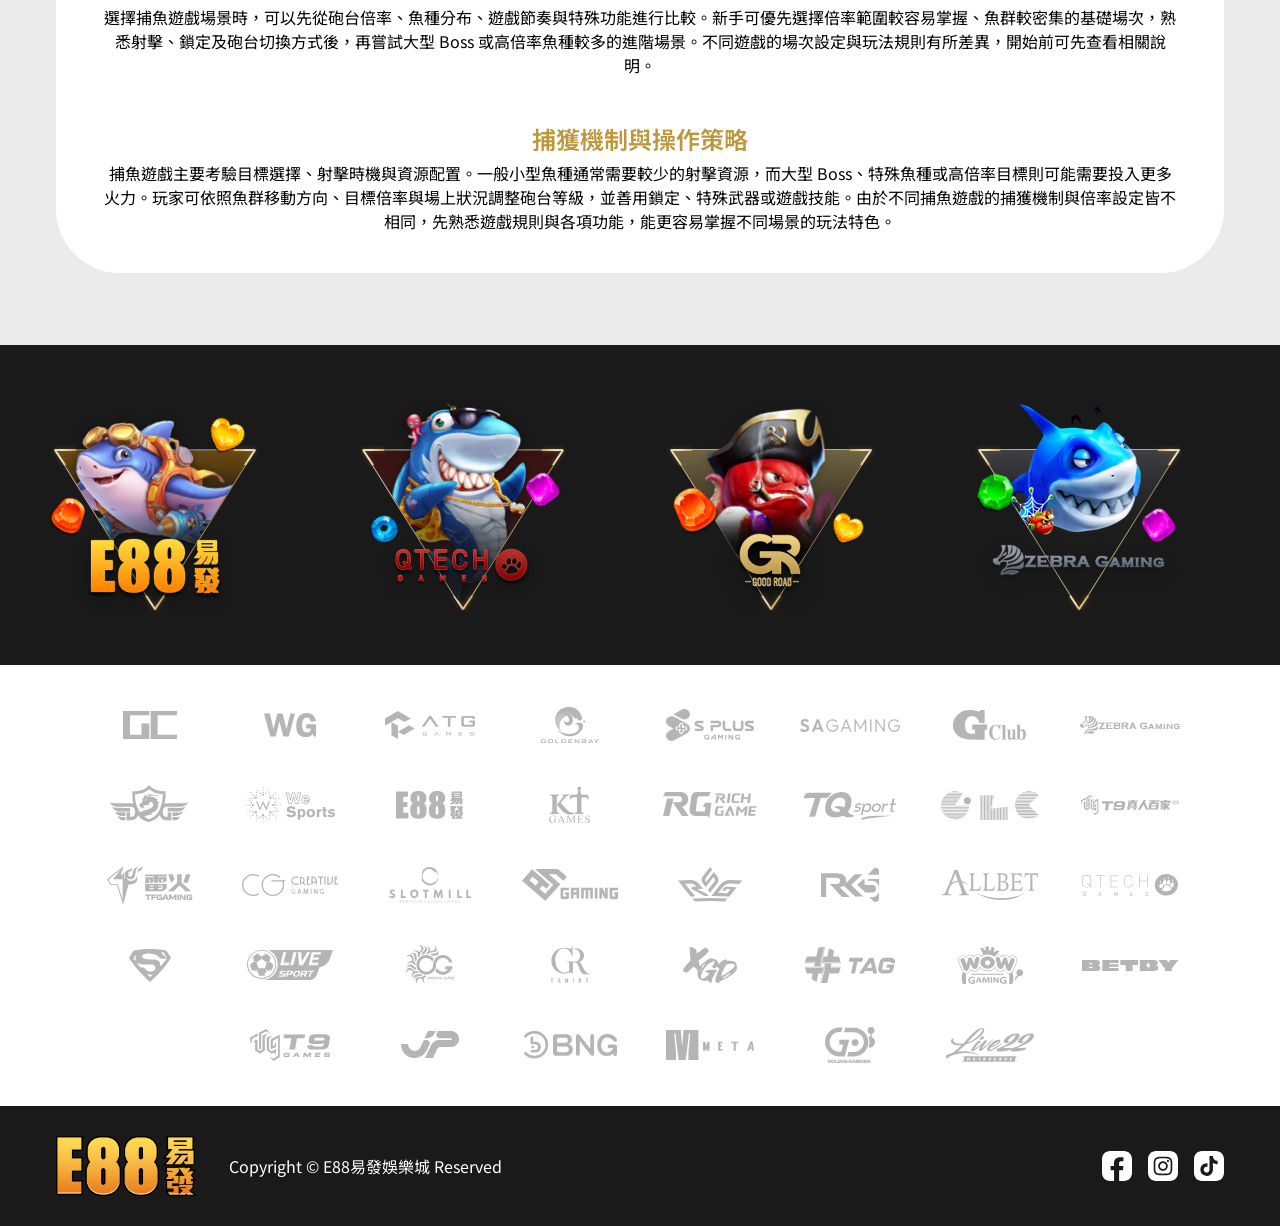
<file: fishing.html>
<!doctype html>
<html lang="zh-Hant-TW">
<head>
  <meta charset="utf-8">
  <meta name="viewport" content="width=device-width, initial-scale=1">
  <title>E88 易發娛樂城捕魚遊戲｜E88易發娛樂城</title>
  <meta name="description" content="探索繽紛海底，感受即時捕魚的射擊樂趣｜集結經典魚群、大型 Boss 與特殊魚種等多款捕魚遊戲，倍率砲台與目標鎖定操作直覺。支援多人同場即時射擊，繽紛海底場景搭配豐富獎勵機制，節奏明快、越打越過癮！">
  <link rel="icon" href="favicon.ico" sizes="any">
  <link rel="icon" type="image/png" sizes="32x32" href="assets/favicon/favicon-32.png">
  <link rel="icon" type="image/png" sizes="192x192" href="assets/favicon/favicon-192.png">
  <link rel="apple-touch-icon" href="assets/favicon/apple-touch-icon.png">
  <link rel="preconnect" href="https://fonts.googleapis.com">
  <link rel="preconnect" href="https://fonts.gstatic.com" crossorigin>
  <link href="https://fonts.googleapis.com/css2?family=Inter:wght@900&family=Noto+Sans+TC:wght@400;500;600;700&display=swap" rel="stylesheet">
  <link rel="stylesheet" href="styles.css?v=34cb79d7">
</head>
<body>

<!-- ===== Header ===== -->
<header class="site-header">
  <div class="topbar">
    <div class="container topbar__inner">
      <a href="index.html" class="logo"><img src="assets/img/logo.png" alt="E88 易發娛樂城"></a>
      <nav class="mainnav" id="mainnav" aria-label="遊戲分類">
        <ul class="mainnav__list">
        <li><a href="slot.html" class="mainnav__item" data-menu="slot">電子遊戲</a></li>
        <li><a href="live.html" class="mainnav__item" data-menu="live">真人娛樂</a></li>
        <li><a href="sports.html" class="mainnav__item" data-menu="sports">體育賽事</a></li>
        <li><a href="lottery.html" class="mainnav__item" data-menu="lottery">彩票遊戲</a></li>
        <li><a href="chess.html" class="mainnav__item" data-menu="chess">棋牌競技</a></li>
        <li><a href="fishing.html" class="mainnav__item" data-menu="fishing" aria-current="page">捕魚遊戲</a></li>
        <li><a href="esports.html" class="mainnav__item" data-menu="esports">電競巔峰</a></li>
        </ul>
      </nav>
      <a href="https://e8801.tz6868.com/" class="btn-primary">立即註冊</a>
      <button type="button" class="menu-toggle" aria-expanded="false" aria-controls="mainnav" aria-label="開啟選單"><span></span><span></span></button>
    </div>
  </div>
</header>

<main class="page page--fishing">
  <!-- ===== 主視覺 ===== -->
  <section class="container">
    <div class="card intro">
      <img class="intro__img" src="assets/pages/fishing-hero.jpg" alt="捕魚遊戲" width="848" height="424">
      <div class="intro__body">
        <h1 class="h1">E88 易發娛樂城捕魚遊戲</h1>
        <div class="intro__text">
          <h2 class="title">探索繽紛海底，感受即時捕魚的射擊樂趣</h2>
          <p>集結經典魚群、大型 Boss 與特殊魚種等多款捕魚遊戲，倍率砲台與目標鎖定操作直覺。支援多人同場即時射擊，繽紛海底場景搭配豐富獎勵機制，節奏明快、越打越過癮！</p>
        </div>
        <a href="https://e8801.tz6868.com/" class="btn-primary">免費試玩</a>
      </div>
    </div>
  </section>

  <section class="container">
    <div class="card info">
        <section class="info__item">
          <h2 class="h1">基本介紹</h2>
          <p>捕魚遊戲以即時射擊、目標鎖定與倍率砲台為核心玩法，常見內容包含一般魚群、特殊魚種、大型 Boss 與不同獎勵機制。玩家可透過切換砲台倍率、調整射擊方向與選擇目標進行遊戲，不同魚種通常具有各自的倍率與捕獲條件，整體操作直覺、節奏明快，適合喜歡即時互動玩法的玩家。</p>
        </section>
        <section class="info__item">
          <h2 class="h1">玩法多樣</h2>
          <p>隨著線上捕魚遊戲持續發展，除了基本的射擊捕魚玩法，也加入多人同場、目標鎖定、自動射擊、特殊武器與隨機事件等功能。不同遊戲場景會搭配各式魚群、Boss 與特殊獎勵設計，讓玩家能依照場上狀況調整砲台倍率與射擊策略。透過手機、平板或電腦皆可快速進入遊戲，享受流暢且具互動性的捕魚體驗。</p>
        </section>
        <section class="info__item">
          <h2 class="h1">目標選擇</h2>
          <p>捕魚遊戲的特色在於需要依照魚群分布、目標倍率與自身資源進行即時判斷。小型魚種通常較容易捕獲，大型 Boss 或高倍率魚種則可能需要投入更多資源。玩家可根據場上狀況調整砲台倍率、選擇合適目標並控制射擊頻率，避免過度集中在單一高倍率目標。不同遊戲的捕獲機制與倍率設定皆有所差異，因此在開始前先了解規則與功能，有助於更快掌握各類捕魚遊戲的玩法特色。</p>
        </section>
    </div>
  </section>

  <!-- ===== 遊戲類型 ===== -->
  <section class="container">
    <ul class="type-cards">
      <li class="type-card">
        <img class="type-card__img" src="assets/pages/fishing-type-1.jpg" alt="" width="473" height="236" loading="lazy">
        <div class="type-card__text">
          <h3 class="type-card__title">經典捕魚</h3>
          <p class="type-card__desc">經典的閒置式捕魚玩法，魚種豐富、節奏輕快，適合新手與休閒玩家。</p>
        </div>
      </li>
      <li class="type-card">
        <img class="type-card__img" src="assets/pages/fishing-type-2.jpg" alt="" width="473" height="236" loading="lazy">
        <div class="type-card__text">
          <h3 class="type-card__title">大型 BOSS</h3>
          <p class="type-card__desc">挑戰體型龐大的特殊目標，具有更高挑戰性與豐富獎勵遊戲體驗。</p>
        </div>
      </li>
      <li class="type-card">
        <img class="type-card__img" src="assets/pages/fishing-type-3.jpg" alt="" width="473" height="236" loading="lazy">
        <div class="type-card__text">
          <h3 class="type-card__title">多人同場</h3>
          <p class="type-card__desc">可與其他玩家同場遊戲，一同捕魚、競逐目標，增添更多互動樂趣。</p>
        </div>
      </li>
    </ul>
  </section>

  <section class="container">
    <div class="card info">
        <section class="info__item">
          <h2 class="h1">遊戲種類</h2>
          <p>捕魚遊戲涵蓋多種即時射擊與休閒娛樂玩法，常見內容包括經典魚群捕捉、大型 Boss 挑戰、特殊魚種、多人同場及各式主題海底場景。不同捕魚遊戲皆有各自的魚種倍率、砲台設定與特殊獎勵機制，部分著重快速射擊，部分則加入技能武器、全屏攻擊或特殊事件，玩家可依照自己的操作習慣選擇適合的玩法。</p>
        </section>
        <section class="info__item">
          <h2 class="h1">選場方式</h2>
          <p>選擇捕魚遊戲場景時，可以先從砲台倍率、魚種分布、遊戲節奏與特殊功能進行比較。新手可優先選擇倍率範圍較容易掌握、魚群較密集的基礎場次，熟悉射擊、鎖定及砲台切換方式後，再嘗試大型 Boss 或高倍率魚種較多的進階場景。不同遊戲的場次設定與玩法規則有所差異，開始前可先查看相關說明。</p>
        </section>
        <section class="info__item">
          <h2 class="h1">捕獲機制與操作策略</h2>
          <p>捕魚遊戲主要考驗目標選擇、射擊時機與資源配置。一般小型魚種通常需要較少的射擊資源，而大型 Boss、特殊魚種或高倍率目標則可能需要投入更多火力。玩家可依照魚群移動方向、目標倍率與場上狀況調整砲台等級，並善用鎖定、特殊武器或遊戲技能。由於不同捕魚遊戲的捕獲機制與倍率設定皆不相同，先熟悉遊戲規則與各項功能，能更容易掌握不同場景的玩法特色。</p>
        </section>
    </div>
  </section>
</main>

<!-- ===== 平台輪播 ===== -->
<section class="platform-strip" aria-label="合作平台">
  <div class="platform-strip__viewport">
    <ul class="platform-strip__track">
      <li><a href="https://e8801.tz6868.com/" class="platform-card" aria-label="E88捕魚"><img src="assets/platform-art/fishing-01.png" alt="" width="212" height="212" loading="lazy"></a></li>
      <li><a href="https://e8801.tz6868.com/" class="platform-card" aria-label="Qtech捕魚"><img src="assets/platform-art/fishing-02.png" alt="" width="212" height="212" loading="lazy"></a></li>
      <li><a href="https://e8801.tz6868.com/" class="platform-card" aria-label="GR捕魚"><img src="assets/platform-art/fishing-03.png" alt="" width="212" height="212" loading="lazy"></a></li>
      <li><a href="https://e8801.tz6868.com/" class="platform-card" aria-label="ZG捕魚"><img src="assets/platform-art/fishing-04.png" alt="" width="212" height="212" loading="lazy"></a></li>
      <li><a href="https://e8801.tz6868.com/" class="platform-card" aria-label="GB捕魚"><img src="assets/platform-art/fishing-05.png" alt="" width="212" height="212" loading="lazy"></a></li>
      <li><a href="https://e8801.tz6868.com/" class="platform-card" aria-label="GLC捕魚"><img src="assets/platform-art/fishing-06.png" alt="" width="212" height="212" loading="lazy"></a></li>
      <li><a href="https://e8801.tz6868.com/" class="platform-card" aria-label="SPLUS捕魚"><img src="assets/platform-art/fishing-07.png" alt="" width="212" height="212" loading="lazy"></a></li>
      <li><a href="https://e8801.tz6868.com/" class="platform-card" aria-label="TAG捕魚"><img src="assets/platform-art/fishing-08.png" alt="" width="212" height="212" loading="lazy"></a></li>
    </ul>
  </div>
</section>
<!-- ===== Footer ===== -->
<footer class="site-footer">
  <div class="partners-wrap">
  <ul class="partners" aria-label="合作遊戲平台">
    <li><img src="assets/partners/p01.svg" alt=""></li>
    <li><img src="assets/partners/p02.svg" alt=""></li>
    <li><img src="assets/partners/p03.svg" alt=""></li>
    <li><img src="assets/partners/p04.svg" alt=""></li>
    <li><img src="assets/partners/p05.svg" alt=""></li>
    <li><img src="assets/partners/p06.svg" alt=""></li>
    <li><img src="assets/partners/p07.svg" alt=""></li>
    <li><img src="assets/partners/p08.svg" alt=""></li>
    <li><img src="assets/partners/p09.svg" alt=""></li>
    <li><img src="assets/partners/p10.svg" alt=""></li>
    <li><img src="assets/partners/p11.svg" alt=""></li>
    <li><img src="assets/partners/p12.svg" alt=""></li>
    <li><img src="assets/partners/p13.svg" alt=""></li>
    <li><img src="assets/partners/p14.svg" alt=""></li>
    <li><img src="assets/partners/p15.svg" alt=""></li>
    <li><img src="assets/partners/p16.svg" alt=""></li>
    <li><img src="assets/partners/p17.svg" alt=""></li>
    <li><img src="assets/partners/p18.svg" alt=""></li>
    <li><img src="assets/partners/p19.svg" alt=""></li>
    <li><img src="assets/partners/p20.svg" alt=""></li>
    <li><img src="assets/partners/p21.svg" alt=""></li>
    <li><img src="assets/partners/p22.svg" alt=""></li>
    <li><img src="assets/partners/p23.svg" alt=""></li>
    <li><img src="assets/partners/p24.svg" alt=""></li>
    <li><img src="assets/partners/p25.svg" alt=""></li>
    <li><img src="assets/partners/p26.svg" alt=""></li>
    <li><img src="assets/partners/p27.svg" alt=""></li>
    <li><img src="assets/partners/p28.svg" alt=""></li>
    <li><img src="assets/partners/p29.svg" alt=""></li>
    <li><img src="assets/partners/p30.svg" alt=""></li>
    <li><img src="assets/partners/p31.svg" alt=""></li>
    <li><img src="assets/partners/p32.svg" alt=""></li>
    <li><img src="assets/partners/p33.svg" alt=""></li>
    <li><img src="assets/partners/p34.svg" alt=""></li>
    <li><img src="assets/partners/p35.svg" alt=""></li>
    <li><img src="assets/partners/p36.svg" alt=""></li>
    <li><img src="assets/partners/p37.svg" alt=""></li>
    <li><img src="assets/partners/p38.svg" alt=""></li>
  </ul>
  </div>
  <div class="footer-divider"></div>
  <div class="footer-bar">
    <div class="footer-bar__brand">
      <img src="assets/img/logo.png" alt="E88">
      <p>Copyright © E88易發娛樂城 Reserved</p>
    </div>
    <div class="footer-bar__social">
      <a href="#" aria-label="Facebook"><svg width="30" height="30" viewBox="0 0 30 30" fill="none" aria-hidden="true">
<path d="M22 0H7.99996C3.58147 0 0 3.582 0 7.9998V21.9996C0 26.418 3.58207 29.9994 7.99996 29.9994H12.0428V19.245H8.56757V15.1044H12.0428V12.1584C12.0428 8.667 13.5795 6.1632 18.6676 6.1632C19.744 6.1632 21.433 6.3798 21.433 6.3798V10.2246H19.6582C17.8504 10.2246 17.1441 10.7748 17.1441 12.2952V15.105H21.3646L20.989 19.2456H17.1441V30H22C26.4185 30 30 26.418 30 22.0002V8.0004C30 3.582 26.4179 0.000599899 22 0.000599899V0Z" fill-rule="evenodd" clip-rule="evenodd" fill="currentColor"/>
</svg></a>
      <a href="#" aria-label="Instagram"><svg width="30" height="30" viewBox="0 0 30 30" fill="none" aria-hidden="true">
<path d="M18.1091 15.0054C18.1118 13.2896 16.722 11.8964 15.0048 11.8937C13.2876 11.891 11.8933 13.2798 11.8906 14.9957C11.8879 16.7116 13.2778 18.1047 14.995 18.1074C16.7122 18.1101 18.1064 16.7213 18.1091 15.0054Z" fill="currentColor"/>
<path d="M22.2714 9.50307C22.1022 9.06806 21.9 8.75725 21.5736 8.43144C21.2472 8.10504 20.937 7.90343 20.502 7.73423C20.1731 7.60643 19.6793 7.45462 18.7703 7.41322C17.7869 7.36882 17.4917 7.35982 15.001 7.35982C14.6896 7.35982 14.4124 7.35982 14.164 7.35982V7.35742C12.4258 7.35922 12.0922 7.37122 11.2318 7.40962C10.3222 7.45162 9.82834 7.60283 9.49954 7.73123C9.06393 7.90043 8.75312 8.10264 8.42671 8.42844C8.10031 8.75485 7.8975 9.06566 7.7289 9.50007C7.6011 9.82887 7.44929 10.3221 7.40789 11.2305C7.36349 12.2133 7.35449 12.5067 7.35449 14.9956C7.35449 17.4844 7.36349 17.7796 7.40789 18.7625C7.44929 19.6715 7.6017 20.1647 7.7289 20.4929C7.8981 20.9279 8.10031 21.2381 8.42671 21.5639C8.75312 21.8903 9.06393 22.0919 9.49954 22.2611C9.82834 22.3889 10.3222 22.5407 11.2318 22.5827C12.2152 22.6271 12.5104 22.6373 15.001 22.6373C17.4917 22.6373 17.7869 22.6277 18.7703 22.5827C19.6799 22.5413 20.1737 22.3895 20.502 22.2617C20.9376 22.0925 21.2472 21.8909 21.5736 21.5645C21.9 21.2387 22.1028 20.9285 22.2714 20.4935C22.3992 20.1653 22.551 19.6721 22.5924 18.7631C22.6374 17.7802 22.647 17.4856 22.647 14.998C22.647 12.5103 22.6374 12.2151 22.5924 11.2329C22.551 10.3239 22.3986 9.83067 22.2714 9.50246V9.50307ZM14.9998 19.7861C12.3544 19.7861 10.2099 17.644 10.2099 15.0004C10.2099 12.3567 12.355 10.2141 14.9998 10.2135C17.6453 10.2135 19.7891 12.3567 19.7891 15.0004C19.7891 17.644 17.6453 19.7861 14.9998 19.7861ZM19.9793 11.1435C19.3613 11.1435 18.8597 10.6425 18.8597 10.0251C18.8597 9.40766 19.3613 8.90725 19.9793 8.90725C20.5974 8.90725 21.099 9.40766 21.099 10.0251C21.099 10.6425 20.5974 11.1435 19.9799 11.1435H19.9793Z" fill-rule="evenodd" clip-rule="evenodd" fill="currentColor"/>
<path d="M22 0H7.99996C3.58147 0 0 3.58207 0 7.99996V22C0 26.4185 3.58207 30 7.99996 30H22C26.4185 30 30 26.4179 30 22V7.99996C30 3.58147 26.4179 0 22 0ZM24.2711 18.8428C24.2243 19.8346 24.0671 20.512 23.8379 21.1048C23.5991 21.7174 23.2799 22.2376 22.7615 22.7555C22.243 23.2739 21.7234 23.5931 21.1102 23.8313C20.5168 24.0617 19.8382 24.2189 18.8452 24.2645C17.8504 24.3095 17.5336 24.3209 14.9997 24.3209C12.4658 24.3209 12.149 24.3101 11.1542 24.2645C10.1612 24.2189 9.48319 24.0617 8.88978 23.8313C8.27657 23.5931 7.75636 23.2739 7.23795 22.7555C6.71953 22.2376 6.40033 21.7174 6.16212 21.1042C5.93172 20.5114 5.77452 19.834 5.72892 18.8422C5.68391 17.848 5.67251 17.5312 5.67251 14.9997C5.67251 12.4682 5.68391 12.1502 5.72892 11.156C5.77332 10.1642 5.93112 9.48679 6.16212 8.89398C6.40093 8.28137 6.72013 7.76116 7.23854 7.24275C7.75696 6.72434 8.27717 6.40633 8.89098 6.16812C9.48379 5.93772 10.1618 5.78052 11.1548 5.73491C12.1496 5.68991 12.4677 5.67851 14.9997 5.67851C17.5318 5.67851 17.8492 5.68931 18.844 5.73491C19.837 5.78052 20.515 5.93772 21.1096 6.16812C21.7234 6.40573 22.2424 6.72434 22.7615 7.24275C23.2805 7.76056 23.5991 8.28077 23.8379 8.89398C24.0671 9.48679 24.2243 10.1642 24.2711 11.156C24.3155 12.1502 24.3275 12.4677 24.3275 14.9991C24.3275 17.5306 24.3161 17.8474 24.2711 18.8416V18.8428Z" fill-rule="evenodd" clip-rule="evenodd" fill="currentColor"/>
</svg></a>
      <a href="#" aria-label="TikTok"><svg width="30" height="30" viewBox="0 0 30 30" fill="none" aria-hidden="true">
<path d="M22 0H7.99996C3.58147 0 0 3.58207 0 7.99996V22C0 26.4185 3.58207 30 7.99996 30H22C26.4185 30 30 26.4179 30 22V7.99996C30 3.58147 26.4179 0 22 0ZM23.6279 10.565V13.2321C21.8662 13.2321 20.2354 12.6723 18.904 11.7212V18.6358C18.904 22.0948 16.0983 24.8987 12.6381 24.8987C11.3468 24.8987 10.1468 24.5087 9.14958 23.8397C7.47435 22.7153 6.37213 20.8042 6.37213 18.6364C6.37213 15.1779 9.17778 12.374 12.6387 12.374C12.9261 12.374 13.2135 12.3932 13.4985 12.4323V13.2003V15.8961C13.2243 15.8091 12.9321 15.7617 12.6285 15.7617C11.0456 15.7617 9.7622 17.0445 9.7622 18.6268C9.7622 19.7452 10.4036 20.7142 11.339 21.1858C11.7266 21.3814 12.1646 21.4912 12.6285 21.4912C14.2083 21.4912 15.4893 20.2138 15.4947 18.6364V5.1031H18.9046V5.53871C18.9166 5.66891 18.934 5.79912 18.9568 5.92752C19.1932 7.27695 20.0008 8.42957 21.121 9.12798C21.8734 9.59719 22.7423 9.8456 23.6291 9.8444V10.5656L23.6279 10.565Z" fill-rule="evenodd" clip-rule="evenodd" fill="currentColor"/>
</svg></a>
    </div>
  </div>
</footer>

<script src="script.js?v=dadce866"></script>
</body>
</html>
</file>
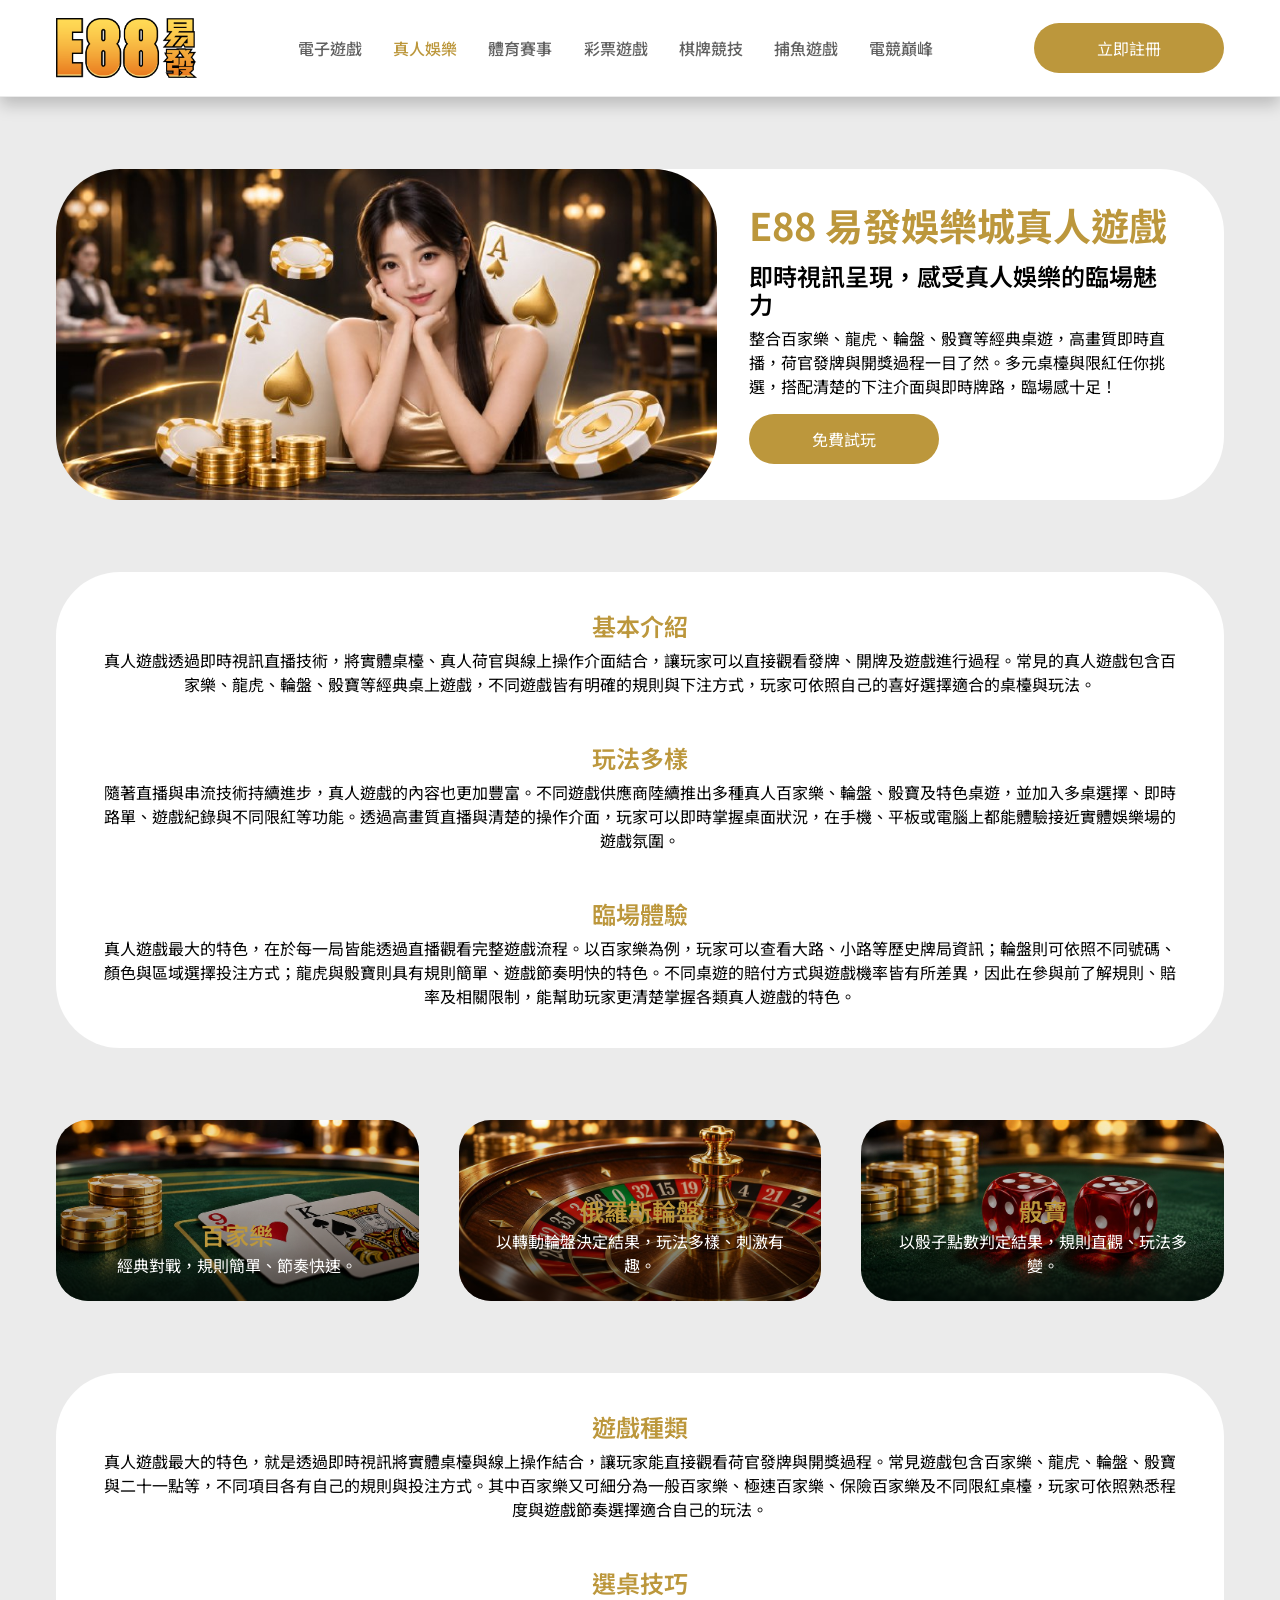
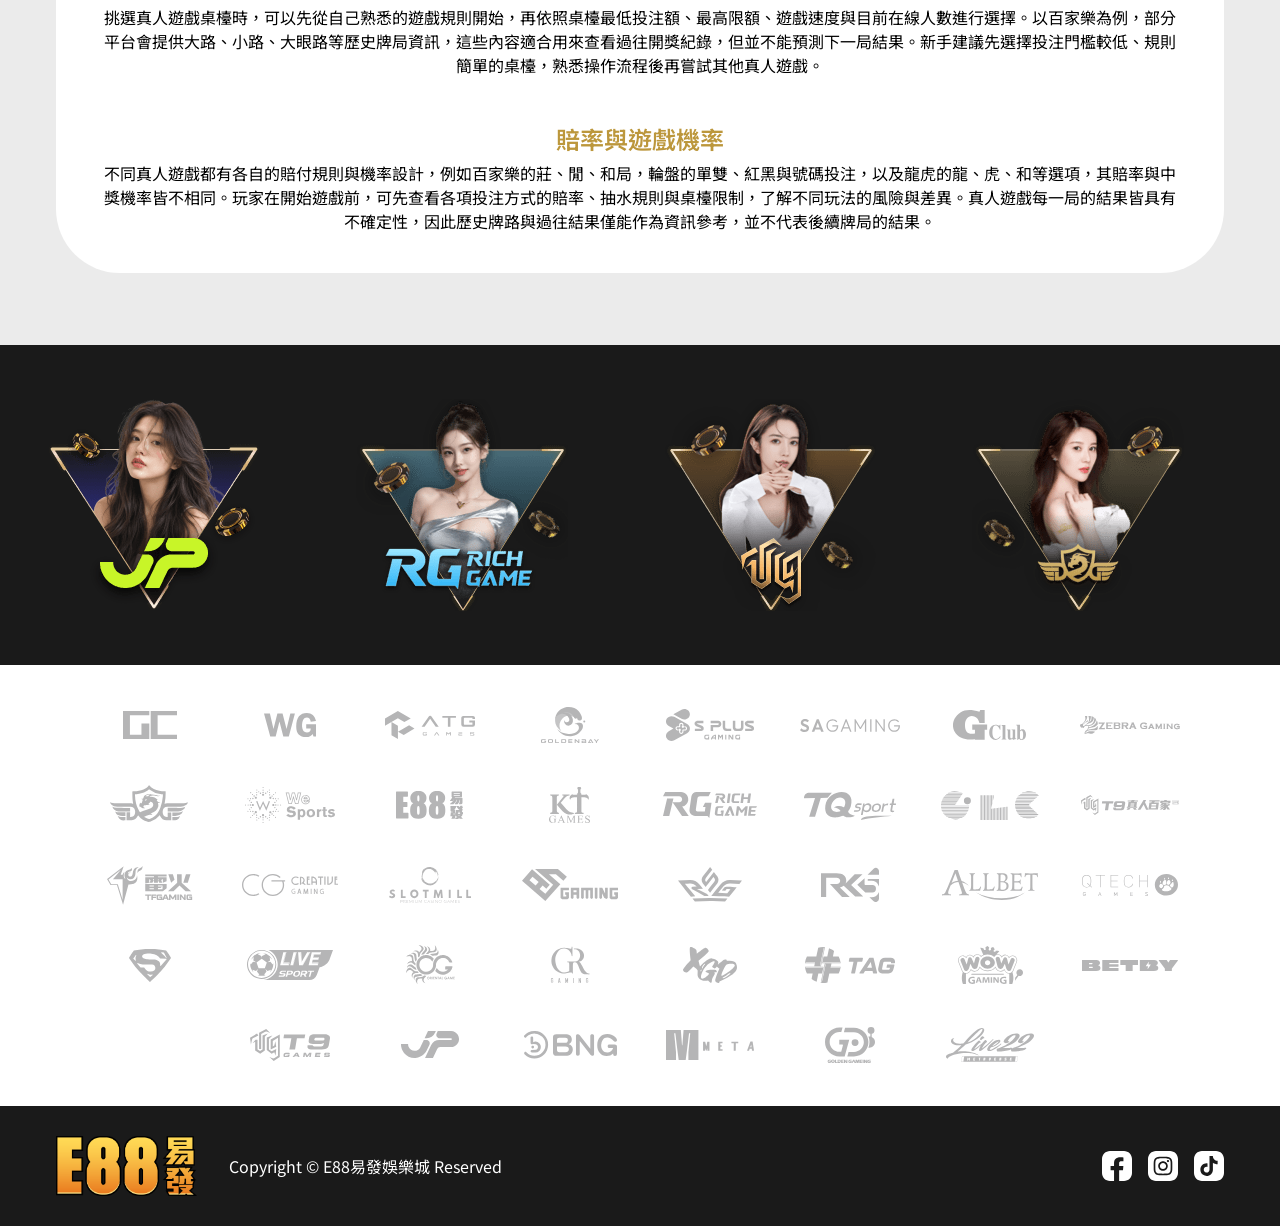
<file: live.html>
<!doctype html>
<html lang="zh-Hant-TW">
<head>
  <meta charset="utf-8">
  <meta name="viewport" content="width=device-width, initial-scale=1">
  <title>E88 易發娛樂城真人遊戲｜E88易發娛樂城</title>
  <meta name="description" content="即時視訊呈現，感受真人娛樂的臨場魅力｜整合百家樂、龍虎、輪盤、骰寶等經典桌遊，高畫質即時直播，荷官發牌與開獎過程一目了然。多元桌檯與限紅任你挑選，搭配清楚的下注介面與即時牌路，臨場感十足！">
  <link rel="icon" href="favicon.ico" sizes="any">
  <link rel="icon" type="image/png" sizes="32x32" href="assets/favicon/favicon-32.png">
  <link rel="icon" type="image/png" sizes="192x192" href="assets/favicon/favicon-192.png">
  <link rel="apple-touch-icon" href="assets/favicon/apple-touch-icon.png">
  <link rel="preconnect" href="https://fonts.googleapis.com">
  <link rel="preconnect" href="https://fonts.gstatic.com" crossorigin>
  <link href="https://fonts.googleapis.com/css2?family=Inter:wght@900&family=Noto+Sans+TC:wght@400;500;600;700&display=swap" rel="stylesheet">
  <link rel="stylesheet" href="styles.css?v=34cb79d7">
</head>
<body>

<!-- ===== Header ===== -->
<header class="site-header">
  <div class="topbar">
    <div class="container topbar__inner">
      <a href="index.html" class="logo"><img src="assets/img/logo.png" alt="E88 易發娛樂城"></a>
      <nav class="mainnav" id="mainnav" aria-label="遊戲分類">
        <ul class="mainnav__list">
        <li><a href="slot.html" class="mainnav__item" data-menu="slot">電子遊戲</a></li>
        <li><a href="live.html" class="mainnav__item" data-menu="live" aria-current="page">真人娛樂</a></li>
        <li><a href="sports.html" class="mainnav__item" data-menu="sports">體育賽事</a></li>
        <li><a href="lottery.html" class="mainnav__item" data-menu="lottery">彩票遊戲</a></li>
        <li><a href="chess.html" class="mainnav__item" data-menu="chess">棋牌競技</a></li>
        <li><a href="fishing.html" class="mainnav__item" data-menu="fishing">捕魚遊戲</a></li>
        <li><a href="esports.html" class="mainnav__item" data-menu="esports">電競巔峰</a></li>
        </ul>
      </nav>
      <a href="https://e8801.tz6868.com/" class="btn-primary">立即註冊</a>
      <button type="button" class="menu-toggle" aria-expanded="false" aria-controls="mainnav" aria-label="開啟選單"><span></span><span></span></button>
    </div>
  </div>
</header>

<main class="page page--live">
  <!-- ===== 主視覺 ===== -->
  <section class="container">
    <div class="card intro">
      <img class="intro__img" src="assets/pages/live-hero.jpg" alt="真人娛樂" width="848" height="424">
      <div class="intro__body">
        <h1 class="h1">E88 易發娛樂城真人遊戲</h1>
        <div class="intro__text">
          <h2 class="title">即時視訊呈現，感受真人娛樂的臨場魅力</h2>
          <p>整合百家樂、龍虎、輪盤、骰寶等經典桌遊，高畫質即時直播，荷官發牌與開獎過程一目了然。多元桌檯與限紅任你挑選，搭配清楚的下注介面與即時牌路，臨場感十足！</p>
        </div>
        <a href="https://e8801.tz6868.com/" class="btn-primary">免費試玩</a>
      </div>
    </div>
  </section>

  <section class="container">
    <div class="card info">
        <section class="info__item">
          <h2 class="h1">基本介紹</h2>
          <p>真人遊戲透過即時視訊直播技術，將實體桌檯、真人荷官與線上操作介面結合，讓玩家可以直接觀看發牌、開牌及遊戲進行過程。常見的真人遊戲包含百家樂、龍虎、輪盤、骰寶等經典桌上遊戲，不同遊戲皆有明確的規則與下注方式，玩家可依照自己的喜好選擇適合的桌檯與玩法。</p>
        </section>
        <section class="info__item">
          <h2 class="h1">玩法多樣</h2>
          <p>隨著直播與串流技術持續進步，真人遊戲的內容也更加豐富。不同遊戲供應商陸續推出多種真人百家樂、輪盤、骰寶及特色桌遊，並加入多桌選擇、即時路單、遊戲紀錄與不同限紅等功能。透過高畫質直播與清楚的操作介面，玩家可以即時掌握桌面狀況，在手機、平板或電腦上都能體驗接近實體娛樂場的遊戲氛圍。</p>
        </section>
        <section class="info__item">
          <h2 class="h1">臨場體驗</h2>
          <p>真人遊戲最大的特色，在於每一局皆能透過直播觀看完整遊戲流程。以百家樂為例，玩家可以查看大路、小路等歷史牌局資訊；輪盤則可依照不同號碼、顏色與區域選擇投注方式；龍虎與骰寶則具有規則簡單、遊戲節奏明快的特色。不同桌遊的賠付方式與遊戲機率皆有所差異，因此在參與前了解規則、賠率及相關限制，能幫助玩家更清楚掌握各類真人遊戲的特色。</p>
        </section>
    </div>
  </section>

  <!-- ===== 遊戲類型 ===== -->
  <section class="container">
    <ul class="type-cards">
      <li class="type-card">
        <img class="type-card__img" src="assets/pages/live-type-1.jpg" alt="" width="473" height="236" loading="lazy">
        <div class="type-card__text">
          <h3 class="type-card__title">百家樂</h3>
          <p class="type-card__desc">經典對戰，規則簡單、節奏快速。</p>
        </div>
      </li>
      <li class="type-card">
        <img class="type-card__img" src="assets/pages/live-type-2.jpg" alt="" width="473" height="236" loading="lazy">
        <div class="type-card__text">
          <h3 class="type-card__title">俄羅斯輪盤</h3>
          <p class="type-card__desc">以轉動輪盤決定結果，玩法多樣、刺激有趣。</p>
        </div>
      </li>
      <li class="type-card">
        <img class="type-card__img" src="assets/pages/live-type-3.jpg" alt="" width="473" height="236" loading="lazy">
        <div class="type-card__text">
          <h3 class="type-card__title">骰寶</h3>
          <p class="type-card__desc">以骰子點數判定結果，規則直觀、玩法多變。</p>
        </div>
      </li>
    </ul>
  </section>

  <section class="container">
    <div class="card info">
        <section class="info__item">
          <h2 class="h1">遊戲種類</h2>
          <p>真人遊戲最大的特色，就是透過即時視訊將實體桌檯與線上操作結合，讓玩家能直接觀看荷官發牌與開獎過程。常見遊戲包含百家樂、龍虎、輪盤、骰寶與二十一點等，不同項目各有自己的規則與投注方式。其中百家樂又可細分為一般百家樂、極速百家樂、保險百家樂及不同限紅桌檯，玩家可依照熟悉程度與遊戲節奏選擇適合自己的玩法。</p>
        </section>
        <section class="info__item">
          <h2 class="h1">選桌技巧</h2>
          <p>挑選真人遊戲桌檯時，可以先從自己熟悉的遊戲規則開始，再依照桌檯最低投注額、最高限額、遊戲速度與目前在線人數進行選擇。以百家樂為例，部分平台會提供大路、小路、大眼路等歷史牌局資訊，這些內容適合用來查看過往開獎紀錄，但並不能預測下一局結果。新手建議先選擇投注門檻較低、規則簡單的桌檯，熟悉操作流程後再嘗試其他真人遊戲。</p>
        </section>
        <section class="info__item">
          <h2 class="h1">賠率與遊戲機率</h2>
          <p>不同真人遊戲都有各自的賠付規則與機率設計，例如百家樂的莊、閒、和局，輪盤的單雙、紅黑與號碼投注，以及龍虎的龍、虎、和等選項，其賠率與中獎機率皆不相同。玩家在開始遊戲前，可先查看各項投注方式的賠率、抽水規則與桌檯限制，了解不同玩法的風險與差異。真人遊戲每一局的結果皆具有不確定性，因此歷史牌路與過往結果僅能作為資訊參考，並不代表後續牌局的結果。</p>
        </section>
    </div>
  </section>
</main>

<!-- ===== 平台輪播 ===== -->
<section class="platform-strip" aria-label="合作平台">
  <div class="platform-strip__viewport">
    <ul class="platform-strip__track">
      <li><a href="https://e8801.tz6868.com/" class="platform-card" aria-label="JP真人"><img src="assets/platform-art/live-01.png" alt="" width="212" height="212" loading="lazy"></a></li>
      <li><a href="https://e8801.tz6868.com/" class="platform-card" aria-label="RG真人"><img src="assets/platform-art/live-02.png" alt="" width="212" height="212" loading="lazy"></a></li>
      <li><a href="https://e8801.tz6868.com/" class="platform-card" aria-label="T9真人"><img src="assets/platform-art/live-03.png" alt="" width="212" height="212" loading="lazy"></a></li>
      <li><a href="https://e8801.tz6868.com/" class="platform-card" aria-label="DG真人"><img src="assets/platform-art/live-04.png" alt="" width="212" height="212" loading="lazy"></a></li>
      <li><a href="https://e8801.tz6868.com/" class="platform-card" aria-label="OG真人"><img src="assets/platform-art/live-05.png" alt="" width="212" height="212" loading="lazy"></a></li>
      <li><a href="https://e8801.tz6868.com/" class="platform-card" aria-label="GClub真人"><img src="assets/platform-art/live-06.png" alt="" width="212" height="212" loading="lazy"></a></li>
      <li><a href="https://e8801.tz6868.com/" class="platform-card" aria-label="META真人"><img src="assets/platform-art/live-07.png" alt="" width="212" height="212" loading="lazy"></a></li>
      <li><a href="https://e8801.tz6868.com/" class="platform-card" aria-label="ALLBET真人"><img src="assets/platform-art/live-08.png" alt="" width="212" height="212" loading="lazy"></a></li>
      <li><a href="https://e8801.tz6868.com/" class="platform-card" aria-label="SA真人"><img src="assets/platform-art/live-09.png" alt="" width="212" height="212" loading="lazy"></a></li>
    </ul>
  </div>
</section>
<!-- ===== Footer ===== -->
<footer class="site-footer">
  <div class="partners-wrap">
  <ul class="partners" aria-label="合作遊戲平台">
    <li><img src="assets/partners/p01.svg" alt=""></li>
    <li><img src="assets/partners/p02.svg" alt=""></li>
    <li><img src="assets/partners/p03.svg" alt=""></li>
    <li><img src="assets/partners/p04.svg" alt=""></li>
    <li><img src="assets/partners/p05.svg" alt=""></li>
    <li><img src="assets/partners/p06.svg" alt=""></li>
    <li><img src="assets/partners/p07.svg" alt=""></li>
    <li><img src="assets/partners/p08.svg" alt=""></li>
    <li><img src="assets/partners/p09.svg" alt=""></li>
    <li><img src="assets/partners/p10.svg" alt=""></li>
    <li><img src="assets/partners/p11.svg" alt=""></li>
    <li><img src="assets/partners/p12.svg" alt=""></li>
    <li><img src="assets/partners/p13.svg" alt=""></li>
    <li><img src="assets/partners/p14.svg" alt=""></li>
    <li><img src="assets/partners/p15.svg" alt=""></li>
    <li><img src="assets/partners/p16.svg" alt=""></li>
    <li><img src="assets/partners/p17.svg" alt=""></li>
    <li><img src="assets/partners/p18.svg" alt=""></li>
    <li><img src="assets/partners/p19.svg" alt=""></li>
    <li><img src="assets/partners/p20.svg" alt=""></li>
    <li><img src="assets/partners/p21.svg" alt=""></li>
    <li><img src="assets/partners/p22.svg" alt=""></li>
    <li><img src="assets/partners/p23.svg" alt=""></li>
    <li><img src="assets/partners/p24.svg" alt=""></li>
    <li><img src="assets/partners/p25.svg" alt=""></li>
    <li><img src="assets/partners/p26.svg" alt=""></li>
    <li><img src="assets/partners/p27.svg" alt=""></li>
    <li><img src="assets/partners/p28.svg" alt=""></li>
    <li><img src="assets/partners/p29.svg" alt=""></li>
    <li><img src="assets/partners/p30.svg" alt=""></li>
    <li><img src="assets/partners/p31.svg" alt=""></li>
    <li><img src="assets/partners/p32.svg" alt=""></li>
    <li><img src="assets/partners/p33.svg" alt=""></li>
    <li><img src="assets/partners/p34.svg" alt=""></li>
    <li><img src="assets/partners/p35.svg" alt=""></li>
    <li><img src="assets/partners/p36.svg" alt=""></li>
    <li><img src="assets/partners/p37.svg" alt=""></li>
    <li><img src="assets/partners/p38.svg" alt=""></li>
  </ul>
  </div>
  <div class="footer-divider"></div>
  <div class="footer-bar">
    <div class="footer-bar__brand">
      <img src="assets/img/logo.png" alt="E88">
      <p>Copyright © E88易發娛樂城 Reserved</p>
    </div>
    <div class="footer-bar__social">
      <a href="#" aria-label="Facebook"><svg width="30" height="30" viewBox="0 0 30 30" fill="none" aria-hidden="true">
<path d="M22 0H7.99996C3.58147 0 0 3.582 0 7.9998V21.9996C0 26.418 3.58207 29.9994 7.99996 29.9994H12.0428V19.245H8.56757V15.1044H12.0428V12.1584C12.0428 8.667 13.5795 6.1632 18.6676 6.1632C19.744 6.1632 21.433 6.3798 21.433 6.3798V10.2246H19.6582C17.8504 10.2246 17.1441 10.7748 17.1441 12.2952V15.105H21.3646L20.989 19.2456H17.1441V30H22C26.4185 30 30 26.418 30 22.0002V8.0004C30 3.582 26.4179 0.000599899 22 0.000599899V0Z" fill-rule="evenodd" clip-rule="evenodd" fill="currentColor"/>
</svg></a>
      <a href="#" aria-label="Instagram"><svg width="30" height="30" viewBox="0 0 30 30" fill="none" aria-hidden="true">
<path d="M18.1091 15.0054C18.1118 13.2896 16.722 11.8964 15.0048 11.8937C13.2876 11.891 11.8933 13.2798 11.8906 14.9957C11.8879 16.7116 13.2778 18.1047 14.995 18.1074C16.7122 18.1101 18.1064 16.7213 18.1091 15.0054Z" fill="currentColor"/>
<path d="M22.2714 9.50307C22.1022 9.06806 21.9 8.75725 21.5736 8.43144C21.2472 8.10504 20.937 7.90343 20.502 7.73423C20.1731 7.60643 19.6793 7.45462 18.7703 7.41322C17.7869 7.36882 17.4917 7.35982 15.001 7.35982C14.6896 7.35982 14.4124 7.35982 14.164 7.35982V7.35742C12.4258 7.35922 12.0922 7.37122 11.2318 7.40962C10.3222 7.45162 9.82834 7.60283 9.49954 7.73123C9.06393 7.90043 8.75312 8.10264 8.42671 8.42844C8.10031 8.75485 7.8975 9.06566 7.7289 9.50007C7.6011 9.82887 7.44929 10.3221 7.40789 11.2305C7.36349 12.2133 7.35449 12.5067 7.35449 14.9956C7.35449 17.4844 7.36349 17.7796 7.40789 18.7625C7.44929 19.6715 7.6017 20.1647 7.7289 20.4929C7.8981 20.9279 8.10031 21.2381 8.42671 21.5639C8.75312 21.8903 9.06393 22.0919 9.49954 22.2611C9.82834 22.3889 10.3222 22.5407 11.2318 22.5827C12.2152 22.6271 12.5104 22.6373 15.001 22.6373C17.4917 22.6373 17.7869 22.6277 18.7703 22.5827C19.6799 22.5413 20.1737 22.3895 20.502 22.2617C20.9376 22.0925 21.2472 21.8909 21.5736 21.5645C21.9 21.2387 22.1028 20.9285 22.2714 20.4935C22.3992 20.1653 22.551 19.6721 22.5924 18.7631C22.6374 17.7802 22.647 17.4856 22.647 14.998C22.647 12.5103 22.6374 12.2151 22.5924 11.2329C22.551 10.3239 22.3986 9.83067 22.2714 9.50246V9.50307ZM14.9998 19.7861C12.3544 19.7861 10.2099 17.644 10.2099 15.0004C10.2099 12.3567 12.355 10.2141 14.9998 10.2135C17.6453 10.2135 19.7891 12.3567 19.7891 15.0004C19.7891 17.644 17.6453 19.7861 14.9998 19.7861ZM19.9793 11.1435C19.3613 11.1435 18.8597 10.6425 18.8597 10.0251C18.8597 9.40766 19.3613 8.90725 19.9793 8.90725C20.5974 8.90725 21.099 9.40766 21.099 10.0251C21.099 10.6425 20.5974 11.1435 19.9799 11.1435H19.9793Z" fill-rule="evenodd" clip-rule="evenodd" fill="currentColor"/>
<path d="M22 0H7.99996C3.58147 0 0 3.58207 0 7.99996V22C0 26.4185 3.58207 30 7.99996 30H22C26.4185 30 30 26.4179 30 22V7.99996C30 3.58147 26.4179 0 22 0ZM24.2711 18.8428C24.2243 19.8346 24.0671 20.512 23.8379 21.1048C23.5991 21.7174 23.2799 22.2376 22.7615 22.7555C22.243 23.2739 21.7234 23.5931 21.1102 23.8313C20.5168 24.0617 19.8382 24.2189 18.8452 24.2645C17.8504 24.3095 17.5336 24.3209 14.9997 24.3209C12.4658 24.3209 12.149 24.3101 11.1542 24.2645C10.1612 24.2189 9.48319 24.0617 8.88978 23.8313C8.27657 23.5931 7.75636 23.2739 7.23795 22.7555C6.71953 22.2376 6.40033 21.7174 6.16212 21.1042C5.93172 20.5114 5.77452 19.834 5.72892 18.8422C5.68391 17.848 5.67251 17.5312 5.67251 14.9997C5.67251 12.4682 5.68391 12.1502 5.72892 11.156C5.77332 10.1642 5.93112 9.48679 6.16212 8.89398C6.40093 8.28137 6.72013 7.76116 7.23854 7.24275C7.75696 6.72434 8.27717 6.40633 8.89098 6.16812C9.48379 5.93772 10.1618 5.78052 11.1548 5.73491C12.1496 5.68991 12.4677 5.67851 14.9997 5.67851C17.5318 5.67851 17.8492 5.68931 18.844 5.73491C19.837 5.78052 20.515 5.93772 21.1096 6.16812C21.7234 6.40573 22.2424 6.72434 22.7615 7.24275C23.2805 7.76056 23.5991 8.28077 23.8379 8.89398C24.0671 9.48679 24.2243 10.1642 24.2711 11.156C24.3155 12.1502 24.3275 12.4677 24.3275 14.9991C24.3275 17.5306 24.3161 17.8474 24.2711 18.8416V18.8428Z" fill-rule="evenodd" clip-rule="evenodd" fill="currentColor"/>
</svg></a>
      <a href="#" aria-label="TikTok"><svg width="30" height="30" viewBox="0 0 30 30" fill="none" aria-hidden="true">
<path d="M22 0H7.99996C3.58147 0 0 3.58207 0 7.99996V22C0 26.4185 3.58207 30 7.99996 30H22C26.4185 30 30 26.4179 30 22V7.99996C30 3.58147 26.4179 0 22 0ZM23.6279 10.565V13.2321C21.8662 13.2321 20.2354 12.6723 18.904 11.7212V18.6358C18.904 22.0948 16.0983 24.8987 12.6381 24.8987C11.3468 24.8987 10.1468 24.5087 9.14958 23.8397C7.47435 22.7153 6.37213 20.8042 6.37213 18.6364C6.37213 15.1779 9.17778 12.374 12.6387 12.374C12.9261 12.374 13.2135 12.3932 13.4985 12.4323V13.2003V15.8961C13.2243 15.8091 12.9321 15.7617 12.6285 15.7617C11.0456 15.7617 9.7622 17.0445 9.7622 18.6268C9.7622 19.7452 10.4036 20.7142 11.339 21.1858C11.7266 21.3814 12.1646 21.4912 12.6285 21.4912C14.2083 21.4912 15.4893 20.2138 15.4947 18.6364V5.1031H18.9046V5.53871C18.9166 5.66891 18.934 5.79912 18.9568 5.92752C19.1932 7.27695 20.0008 8.42957 21.121 9.12798C21.8734 9.59719 22.7423 9.8456 23.6291 9.8444V10.5656L23.6279 10.565Z" fill-rule="evenodd" clip-rule="evenodd" fill="currentColor"/>
</svg></a>
    </div>
  </div>
</footer>

<script src="script.js?v=dadce866"></script>
</body>
</html>
</file>
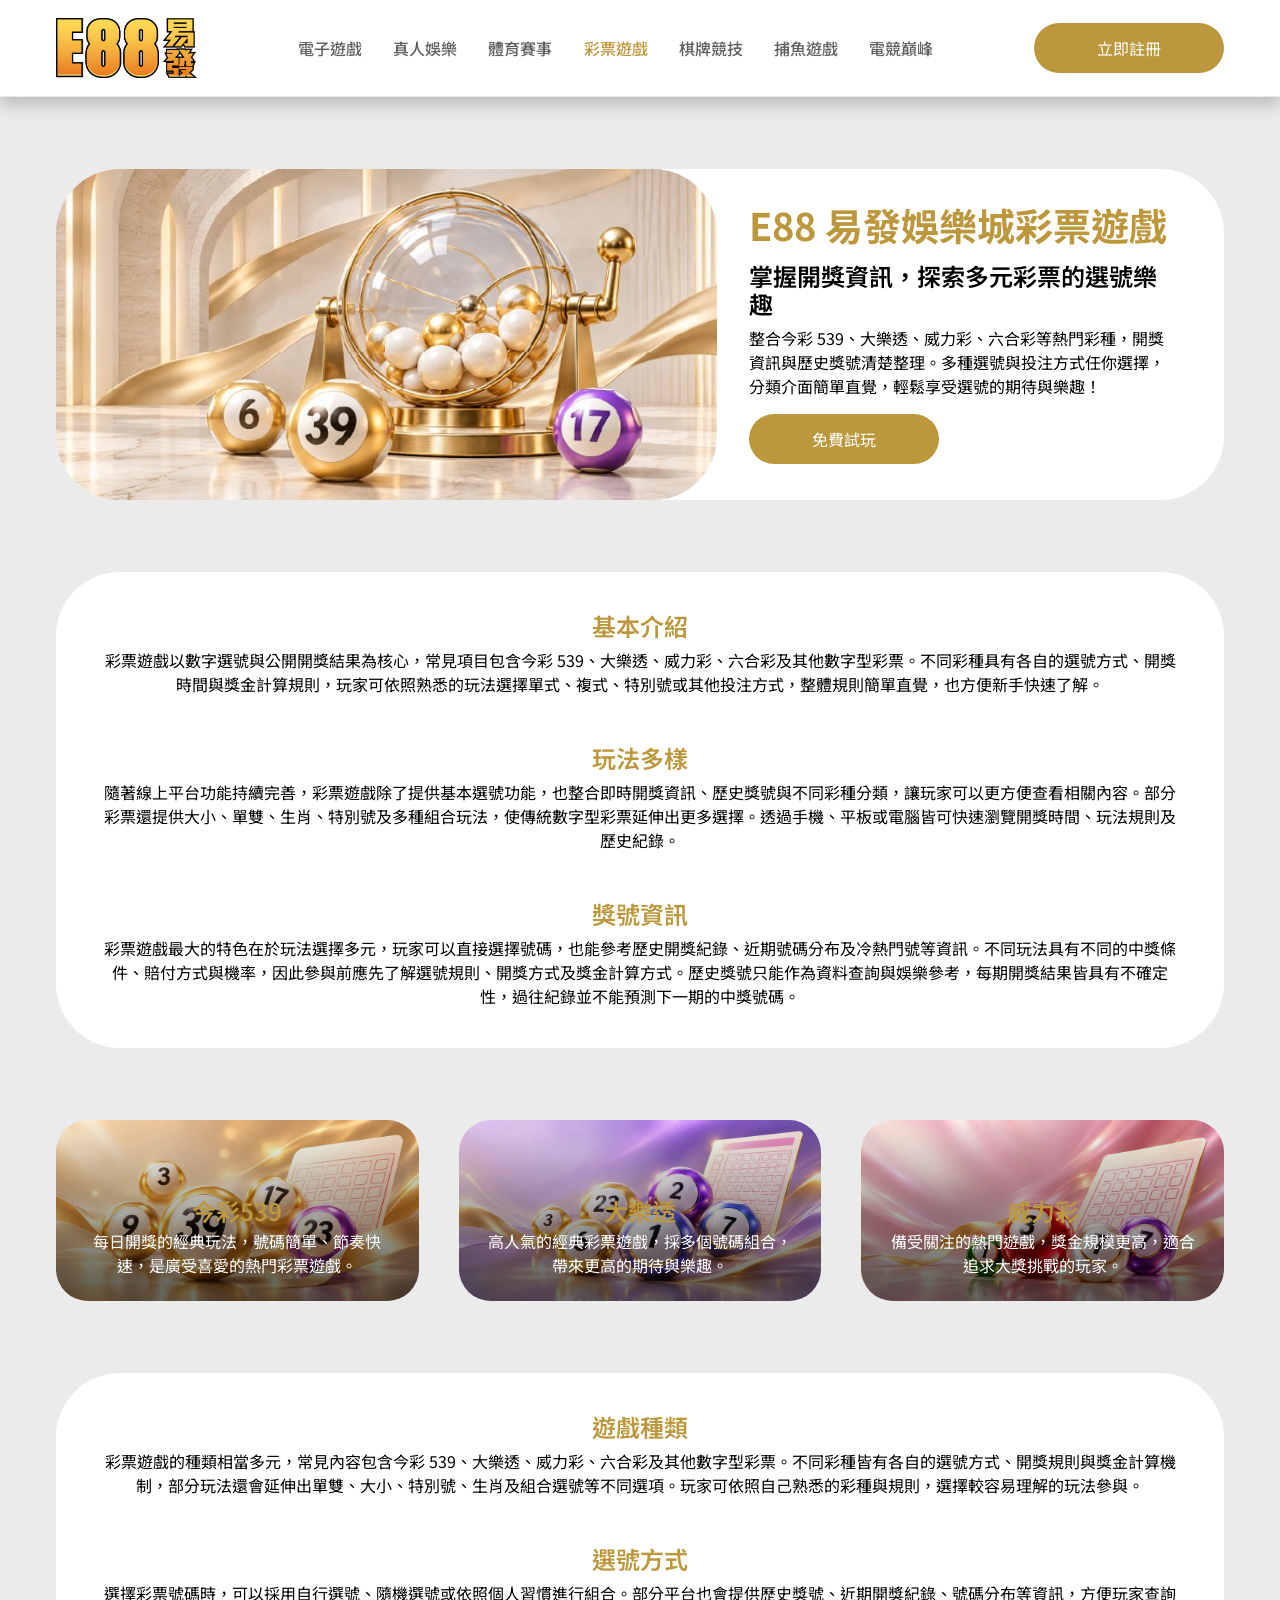
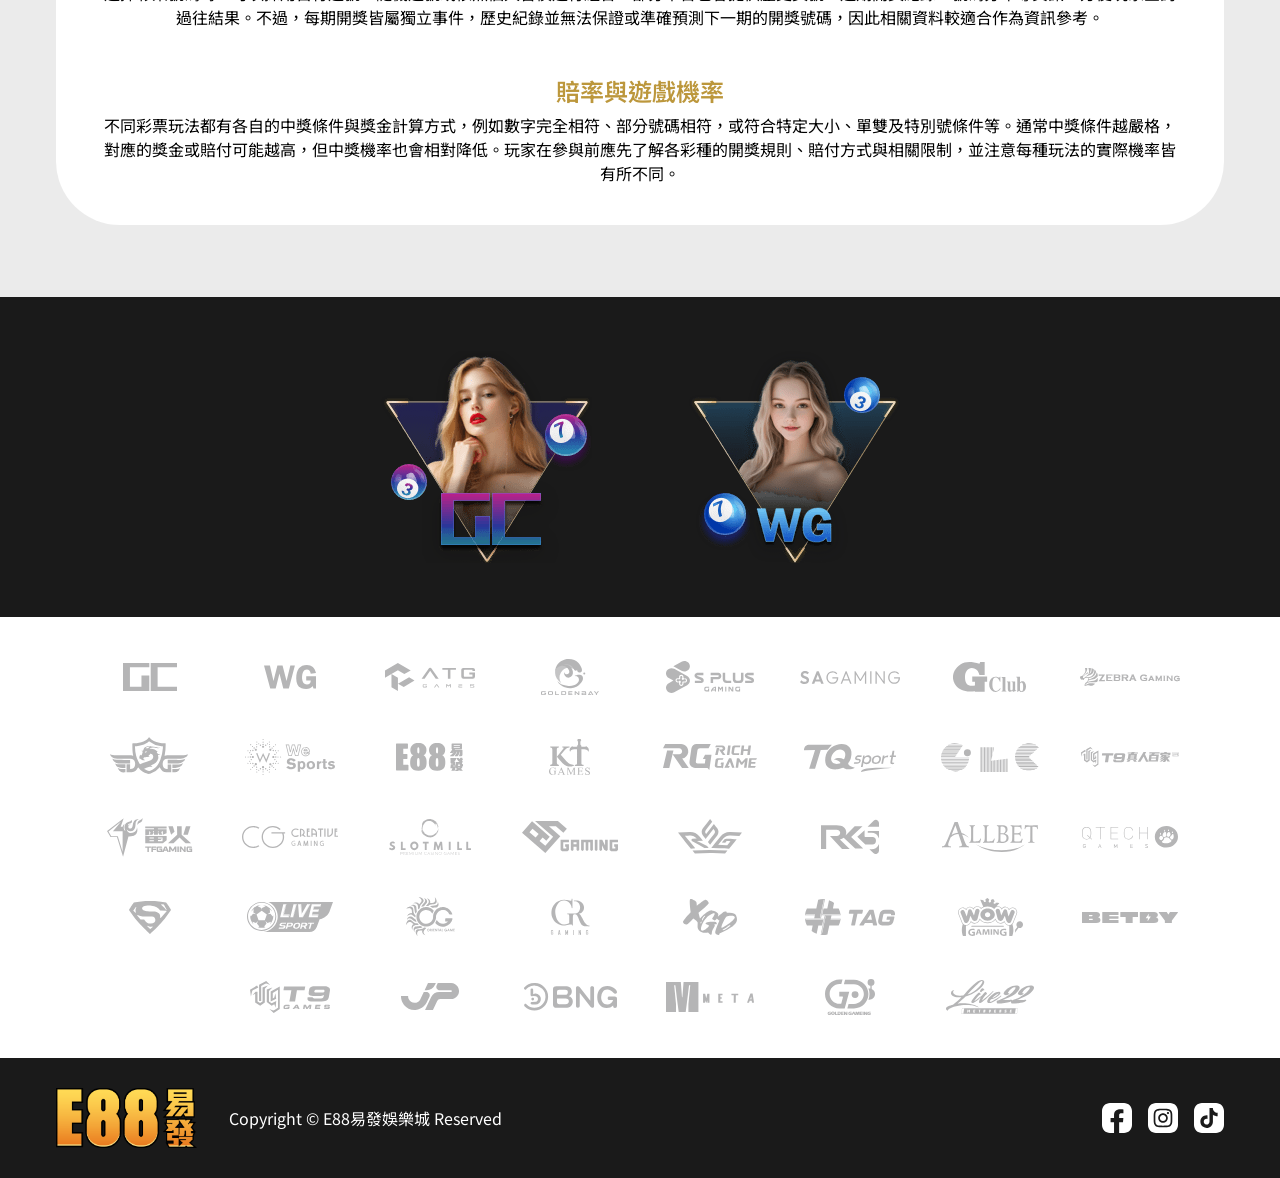
<file: lottery.html>
<!doctype html>
<html lang="zh-Hant-TW">
<head>
  <meta charset="utf-8">
  <meta name="viewport" content="width=device-width, initial-scale=1">
  <title>E88 易發娛樂城彩票遊戲｜E88易發娛樂城</title>
  <meta name="description" content="掌握開獎資訊，探索多元彩票的選號樂趣｜整合今彩 539、大樂透、威力彩、六合彩等熱門彩種，開獎資訊與歷史獎號清楚整理。多種選號與投注方式任你選擇，分類介面簡單直覺，輕鬆享受選號的期待與樂趣！">
  <link rel="icon" href="favicon.ico" sizes="any">
  <link rel="icon" type="image/png" sizes="32x32" href="assets/favicon/favicon-32.png">
  <link rel="icon" type="image/png" sizes="192x192" href="assets/favicon/favicon-192.png">
  <link rel="apple-touch-icon" href="assets/favicon/apple-touch-icon.png">
  <link rel="preconnect" href="https://fonts.googleapis.com">
  <link rel="preconnect" href="https://fonts.gstatic.com" crossorigin>
  <link href="https://fonts.googleapis.com/css2?family=Inter:wght@900&family=Noto+Sans+TC:wght@400;500;600;700&display=swap" rel="stylesheet">
  <link rel="stylesheet" href="styles.css?v=34cb79d7">
</head>
<body>

<!-- ===== Header ===== -->
<header class="site-header">
  <div class="topbar">
    <div class="container topbar__inner">
      <a href="index.html" class="logo"><img src="assets/img/logo.png" alt="E88 易發娛樂城"></a>
      <nav class="mainnav" id="mainnav" aria-label="遊戲分類">
        <ul class="mainnav__list">
        <li><a href="slot.html" class="mainnav__item" data-menu="slot">電子遊戲</a></li>
        <li><a href="live.html" class="mainnav__item" data-menu="live">真人娛樂</a></li>
        <li><a href="sports.html" class="mainnav__item" data-menu="sports">體育賽事</a></li>
        <li><a href="lottery.html" class="mainnav__item" data-menu="lottery" aria-current="page">彩票遊戲</a></li>
        <li><a href="chess.html" class="mainnav__item" data-menu="chess">棋牌競技</a></li>
        <li><a href="fishing.html" class="mainnav__item" data-menu="fishing">捕魚遊戲</a></li>
        <li><a href="esports.html" class="mainnav__item" data-menu="esports">電競巔峰</a></li>
        </ul>
      </nav>
      <a href="https://e8801.tz6868.com/" class="btn-primary">立即註冊</a>
      <button type="button" class="menu-toggle" aria-expanded="false" aria-controls="mainnav" aria-label="開啟選單"><span></span><span></span></button>
    </div>
  </div>
</header>

<main class="page page--lottery">
  <!-- ===== 主視覺 ===== -->
  <section class="container">
    <div class="card intro">
      <img class="intro__img" src="assets/pages/lottery-hero.jpg" alt="彩票遊戲" width="848" height="424">
      <div class="intro__body">
        <h1 class="h1">E88 易發娛樂城彩票遊戲</h1>
        <div class="intro__text">
          <h2 class="title">掌握開獎資訊，探索多元彩票的選號樂趣</h2>
          <p>整合今彩 539、大樂透、威力彩、六合彩等熱門彩種，開獎資訊與歷史獎號清楚整理。多種選號與投注方式任你選擇，分類介面簡單直覺，輕鬆享受選號的期待與樂趣！</p>
        </div>
        <a href="https://e8801.tz6868.com/" class="btn-primary">免費試玩</a>
      </div>
    </div>
  </section>

  <section class="container">
    <div class="card info">
        <section class="info__item">
          <h2 class="h1">基本介紹</h2>
          <p>彩票遊戲以數字選號與公開開獎結果為核心，常見項目包含今彩 539、大樂透、威力彩、六合彩及其他數字型彩票。不同彩種具有各自的選號方式、開獎時間與獎金計算規則，玩家可依照熟悉的玩法選擇單式、複式、特別號或其他投注方式，整體規則簡單直覺，也方便新手快速了解。</p>
        </section>
        <section class="info__item">
          <h2 class="h1">玩法多樣</h2>
          <p>隨著線上平台功能持續完善，彩票遊戲除了提供基本選號功能，也整合即時開獎資訊、歷史獎號與不同彩種分類，讓玩家可以更方便查看相關內容。部分彩票還提供大小、單雙、生肖、特別號及多種組合玩法，使傳統數字型彩票延伸出更多選擇。透過手機、平板或電腦皆可快速瀏覽開獎時間、玩法規則及歷史紀錄。</p>
        </section>
        <section class="info__item">
          <h2 class="h1">獎號資訊</h2>
          <p>彩票遊戲最大的特色在於玩法選擇多元，玩家可以直接選擇號碼，也能參考歷史開獎紀錄、近期號碼分布及冷熱門號等資訊。不同玩法具有不同的中獎條件、賠付方式與機率，因此參與前應先了解選號規則、開獎方式及獎金計算方式。歷史獎號只能作為資料查詢與娛樂參考，每期開獎結果皆具有不確定性，過往紀錄並不能預測下一期的中獎號碼。</p>
        </section>
    </div>
  </section>

  <!-- ===== 遊戲類型 ===== -->
  <section class="container">
    <ul class="type-cards">
      <li class="type-card">
        <img class="type-card__img" src="assets/pages/lottery-type-1.jpg" alt="" width="473" height="236" loading="lazy">
        <div class="type-card__text">
          <h3 class="type-card__title">今彩539</h3>
          <p class="type-card__desc">每日開獎的經典玩法，號碼簡單、節奏快速，是廣受喜愛的熱門彩票遊戲。</p>
        </div>
      </li>
      <li class="type-card">
        <img class="type-card__img" src="assets/pages/lottery-type-2.jpg" alt="" width="473" height="236" loading="lazy">
        <div class="type-card__text">
          <h3 class="type-card__title">大樂透</h3>
          <p class="type-card__desc">高人氣的經典彩票遊戲，採多個號碼組合，帶來更高的期待與樂趣。</p>
        </div>
      </li>
      <li class="type-card">
        <img class="type-card__img" src="assets/pages/lottery-type-3.jpg" alt="" width="473" height="236" loading="lazy">
        <div class="type-card__text">
          <h3 class="type-card__title">威力彩</h3>
          <p class="type-card__desc">備受關注的熱門遊戲，獎金規模更高，適合追求大獎挑戰的玩家。</p>
        </div>
      </li>
    </ul>
  </section>

  <section class="container">
    <div class="card info">
        <section class="info__item">
          <h2 class="h1">遊戲種類</h2>
          <p>彩票遊戲的種類相當多元，常見內容包含今彩 539、大樂透、威力彩、六合彩及其他數字型彩票。不同彩種皆有各自的選號方式、開獎規則與獎金計算機制，部分玩法還會延伸出單雙、大小、特別號、生肖及組合選號等不同選項。玩家可依照自己熟悉的彩種與規則，選擇較容易理解的玩法參與。</p>
        </section>
        <section class="info__item">
          <h2 class="h1">選號方式</h2>
          <p>選擇彩票號碼時，可以採用自行選號、隨機選號或依照個人習慣進行組合。部分平台也會提供歷史獎號、近期開獎紀錄、號碼分布等資訊，方便玩家查詢過往結果。不過，每期開獎皆屬獨立事件，歷史紀錄並無法保證或準確預測下一期的開獎號碼，因此相關資料較適合作為資訊參考。</p>
        </section>
        <section class="info__item">
          <h2 class="h1">賠率與遊戲機率</h2>
          <p>不同彩票玩法都有各自的中獎條件與獎金計算方式，例如數字完全相符、部分號碼相符，或符合特定大小、單雙及特別號條件等。通常中獎條件越嚴格，對應的獎金或賠付可能越高，但中獎機率也會相對降低。玩家在參與前應先了解各彩種的開獎規則、賠付方式與相關限制，並注意每種玩法的實際機率皆有所不同。</p>
        </section>
    </div>
  </section>
</main>

<!-- ===== 平台輪播 ===== -->
<section class="platform-strip" aria-label="合作平台">
  <div class="platform-strip__viewport">
    <ul class="platform-strip__track">
      <li><a href="https://e8801.tz6868.com/" class="platform-card" aria-label="GC彩票"><img src="assets/platform-art/lottery-01.png" alt="" width="212" height="212" loading="lazy"></a></li>
      <li><a href="https://e8801.tz6868.com/" class="platform-card" aria-label="WG彩票"><img src="assets/platform-art/lottery-02.png" alt="" width="212" height="212" loading="lazy"></a></li>
    </ul>
  </div>
</section>
<!-- ===== Footer ===== -->
<footer class="site-footer">
  <div class="partners-wrap">
  <ul class="partners" aria-label="合作遊戲平台">
    <li><img src="assets/partners/p01.svg" alt=""></li>
    <li><img src="assets/partners/p02.svg" alt=""></li>
    <li><img src="assets/partners/p03.svg" alt=""></li>
    <li><img src="assets/partners/p04.svg" alt=""></li>
    <li><img src="assets/partners/p05.svg" alt=""></li>
    <li><img src="assets/partners/p06.svg" alt=""></li>
    <li><img src="assets/partners/p07.svg" alt=""></li>
    <li><img src="assets/partners/p08.svg" alt=""></li>
    <li><img src="assets/partners/p09.svg" alt=""></li>
    <li><img src="assets/partners/p10.svg" alt=""></li>
    <li><img src="assets/partners/p11.svg" alt=""></li>
    <li><img src="assets/partners/p12.svg" alt=""></li>
    <li><img src="assets/partners/p13.svg" alt=""></li>
    <li><img src="assets/partners/p14.svg" alt=""></li>
    <li><img src="assets/partners/p15.svg" alt=""></li>
    <li><img src="assets/partners/p16.svg" alt=""></li>
    <li><img src="assets/partners/p17.svg" alt=""></li>
    <li><img src="assets/partners/p18.svg" alt=""></li>
    <li><img src="assets/partners/p19.svg" alt=""></li>
    <li><img src="assets/partners/p20.svg" alt=""></li>
    <li><img src="assets/partners/p21.svg" alt=""></li>
    <li><img src="assets/partners/p22.svg" alt=""></li>
    <li><img src="assets/partners/p23.svg" alt=""></li>
    <li><img src="assets/partners/p24.svg" alt=""></li>
    <li><img src="assets/partners/p25.svg" alt=""></li>
    <li><img src="assets/partners/p26.svg" alt=""></li>
    <li><img src="assets/partners/p27.svg" alt=""></li>
    <li><img src="assets/partners/p28.svg" alt=""></li>
    <li><img src="assets/partners/p29.svg" alt=""></li>
    <li><img src="assets/partners/p30.svg" alt=""></li>
    <li><img src="assets/partners/p31.svg" alt=""></li>
    <li><img src="assets/partners/p32.svg" alt=""></li>
    <li><img src="assets/partners/p33.svg" alt=""></li>
    <li><img src="assets/partners/p34.svg" alt=""></li>
    <li><img src="assets/partners/p35.svg" alt=""></li>
    <li><img src="assets/partners/p36.svg" alt=""></li>
    <li><img src="assets/partners/p37.svg" alt=""></li>
    <li><img src="assets/partners/p38.svg" alt=""></li>
  </ul>
  </div>
  <div class="footer-divider"></div>
  <div class="footer-bar">
    <div class="footer-bar__brand">
      <img src="assets/img/logo.png" alt="E88">
      <p>Copyright © E88易發娛樂城 Reserved</p>
    </div>
    <div class="footer-bar__social">
      <a href="#" aria-label="Facebook"><svg width="30" height="30" viewBox="0 0 30 30" fill="none" aria-hidden="true">
<path d="M22 0H7.99996C3.58147 0 0 3.582 0 7.9998V21.9996C0 26.418 3.58207 29.9994 7.99996 29.9994H12.0428V19.245H8.56757V15.1044H12.0428V12.1584C12.0428 8.667 13.5795 6.1632 18.6676 6.1632C19.744 6.1632 21.433 6.3798 21.433 6.3798V10.2246H19.6582C17.8504 10.2246 17.1441 10.7748 17.1441 12.2952V15.105H21.3646L20.989 19.2456H17.1441V30H22C26.4185 30 30 26.418 30 22.0002V8.0004C30 3.582 26.4179 0.000599899 22 0.000599899V0Z" fill-rule="evenodd" clip-rule="evenodd" fill="currentColor"/>
</svg></a>
      <a href="#" aria-label="Instagram"><svg width="30" height="30" viewBox="0 0 30 30" fill="none" aria-hidden="true">
<path d="M18.1091 15.0054C18.1118 13.2896 16.722 11.8964 15.0048 11.8937C13.2876 11.891 11.8933 13.2798 11.8906 14.9957C11.8879 16.7116 13.2778 18.1047 14.995 18.1074C16.7122 18.1101 18.1064 16.7213 18.1091 15.0054Z" fill="currentColor"/>
<path d="M22.2714 9.50307C22.1022 9.06806 21.9 8.75725 21.5736 8.43144C21.2472 8.10504 20.937 7.90343 20.502 7.73423C20.1731 7.60643 19.6793 7.45462 18.7703 7.41322C17.7869 7.36882 17.4917 7.35982 15.001 7.35982C14.6896 7.35982 14.4124 7.35982 14.164 7.35982V7.35742C12.4258 7.35922 12.0922 7.37122 11.2318 7.40962C10.3222 7.45162 9.82834 7.60283 9.49954 7.73123C9.06393 7.90043 8.75312 8.10264 8.42671 8.42844C8.10031 8.75485 7.8975 9.06566 7.7289 9.50007C7.6011 9.82887 7.44929 10.3221 7.40789 11.2305C7.36349 12.2133 7.35449 12.5067 7.35449 14.9956C7.35449 17.4844 7.36349 17.7796 7.40789 18.7625C7.44929 19.6715 7.6017 20.1647 7.7289 20.4929C7.8981 20.9279 8.10031 21.2381 8.42671 21.5639C8.75312 21.8903 9.06393 22.0919 9.49954 22.2611C9.82834 22.3889 10.3222 22.5407 11.2318 22.5827C12.2152 22.6271 12.5104 22.6373 15.001 22.6373C17.4917 22.6373 17.7869 22.6277 18.7703 22.5827C19.6799 22.5413 20.1737 22.3895 20.502 22.2617C20.9376 22.0925 21.2472 21.8909 21.5736 21.5645C21.9 21.2387 22.1028 20.9285 22.2714 20.4935C22.3992 20.1653 22.551 19.6721 22.5924 18.7631C22.6374 17.7802 22.647 17.4856 22.647 14.998C22.647 12.5103 22.6374 12.2151 22.5924 11.2329C22.551 10.3239 22.3986 9.83067 22.2714 9.50246V9.50307ZM14.9998 19.7861C12.3544 19.7861 10.2099 17.644 10.2099 15.0004C10.2099 12.3567 12.355 10.2141 14.9998 10.2135C17.6453 10.2135 19.7891 12.3567 19.7891 15.0004C19.7891 17.644 17.6453 19.7861 14.9998 19.7861ZM19.9793 11.1435C19.3613 11.1435 18.8597 10.6425 18.8597 10.0251C18.8597 9.40766 19.3613 8.90725 19.9793 8.90725C20.5974 8.90725 21.099 9.40766 21.099 10.0251C21.099 10.6425 20.5974 11.1435 19.9799 11.1435H19.9793Z" fill-rule="evenodd" clip-rule="evenodd" fill="currentColor"/>
<path d="M22 0H7.99996C3.58147 0 0 3.58207 0 7.99996V22C0 26.4185 3.58207 30 7.99996 30H22C26.4185 30 30 26.4179 30 22V7.99996C30 3.58147 26.4179 0 22 0ZM24.2711 18.8428C24.2243 19.8346 24.0671 20.512 23.8379 21.1048C23.5991 21.7174 23.2799 22.2376 22.7615 22.7555C22.243 23.2739 21.7234 23.5931 21.1102 23.8313C20.5168 24.0617 19.8382 24.2189 18.8452 24.2645C17.8504 24.3095 17.5336 24.3209 14.9997 24.3209C12.4658 24.3209 12.149 24.3101 11.1542 24.2645C10.1612 24.2189 9.48319 24.0617 8.88978 23.8313C8.27657 23.5931 7.75636 23.2739 7.23795 22.7555C6.71953 22.2376 6.40033 21.7174 6.16212 21.1042C5.93172 20.5114 5.77452 19.834 5.72892 18.8422C5.68391 17.848 5.67251 17.5312 5.67251 14.9997C5.67251 12.4682 5.68391 12.1502 5.72892 11.156C5.77332 10.1642 5.93112 9.48679 6.16212 8.89398C6.40093 8.28137 6.72013 7.76116 7.23854 7.24275C7.75696 6.72434 8.27717 6.40633 8.89098 6.16812C9.48379 5.93772 10.1618 5.78052 11.1548 5.73491C12.1496 5.68991 12.4677 5.67851 14.9997 5.67851C17.5318 5.67851 17.8492 5.68931 18.844 5.73491C19.837 5.78052 20.515 5.93772 21.1096 6.16812C21.7234 6.40573 22.2424 6.72434 22.7615 7.24275C23.2805 7.76056 23.5991 8.28077 23.8379 8.89398C24.0671 9.48679 24.2243 10.1642 24.2711 11.156C24.3155 12.1502 24.3275 12.4677 24.3275 14.9991C24.3275 17.5306 24.3161 17.8474 24.2711 18.8416V18.8428Z" fill-rule="evenodd" clip-rule="evenodd" fill="currentColor"/>
</svg></a>
      <a href="#" aria-label="TikTok"><svg width="30" height="30" viewBox="0 0 30 30" fill="none" aria-hidden="true">
<path d="M22 0H7.99996C3.58147 0 0 3.58207 0 7.99996V22C0 26.4185 3.58207 30 7.99996 30H22C26.4185 30 30 26.4179 30 22V7.99996C30 3.58147 26.4179 0 22 0ZM23.6279 10.565V13.2321C21.8662 13.2321 20.2354 12.6723 18.904 11.7212V18.6358C18.904 22.0948 16.0983 24.8987 12.6381 24.8987C11.3468 24.8987 10.1468 24.5087 9.14958 23.8397C7.47435 22.7153 6.37213 20.8042 6.37213 18.6364C6.37213 15.1779 9.17778 12.374 12.6387 12.374C12.9261 12.374 13.2135 12.3932 13.4985 12.4323V13.2003V15.8961C13.2243 15.8091 12.9321 15.7617 12.6285 15.7617C11.0456 15.7617 9.7622 17.0445 9.7622 18.6268C9.7622 19.7452 10.4036 20.7142 11.339 21.1858C11.7266 21.3814 12.1646 21.4912 12.6285 21.4912C14.2083 21.4912 15.4893 20.2138 15.4947 18.6364V5.1031H18.9046V5.53871C18.9166 5.66891 18.934 5.79912 18.9568 5.92752C19.1932 7.27695 20.0008 8.42957 21.121 9.12798C21.8734 9.59719 22.7423 9.8456 23.6291 9.8444V10.5656L23.6279 10.565Z" fill-rule="evenodd" clip-rule="evenodd" fill="currentColor"/>
</svg></a>
    </div>
  </div>
</footer>

<script src="script.js?v=dadce866"></script>
</body>
</html>
</file>
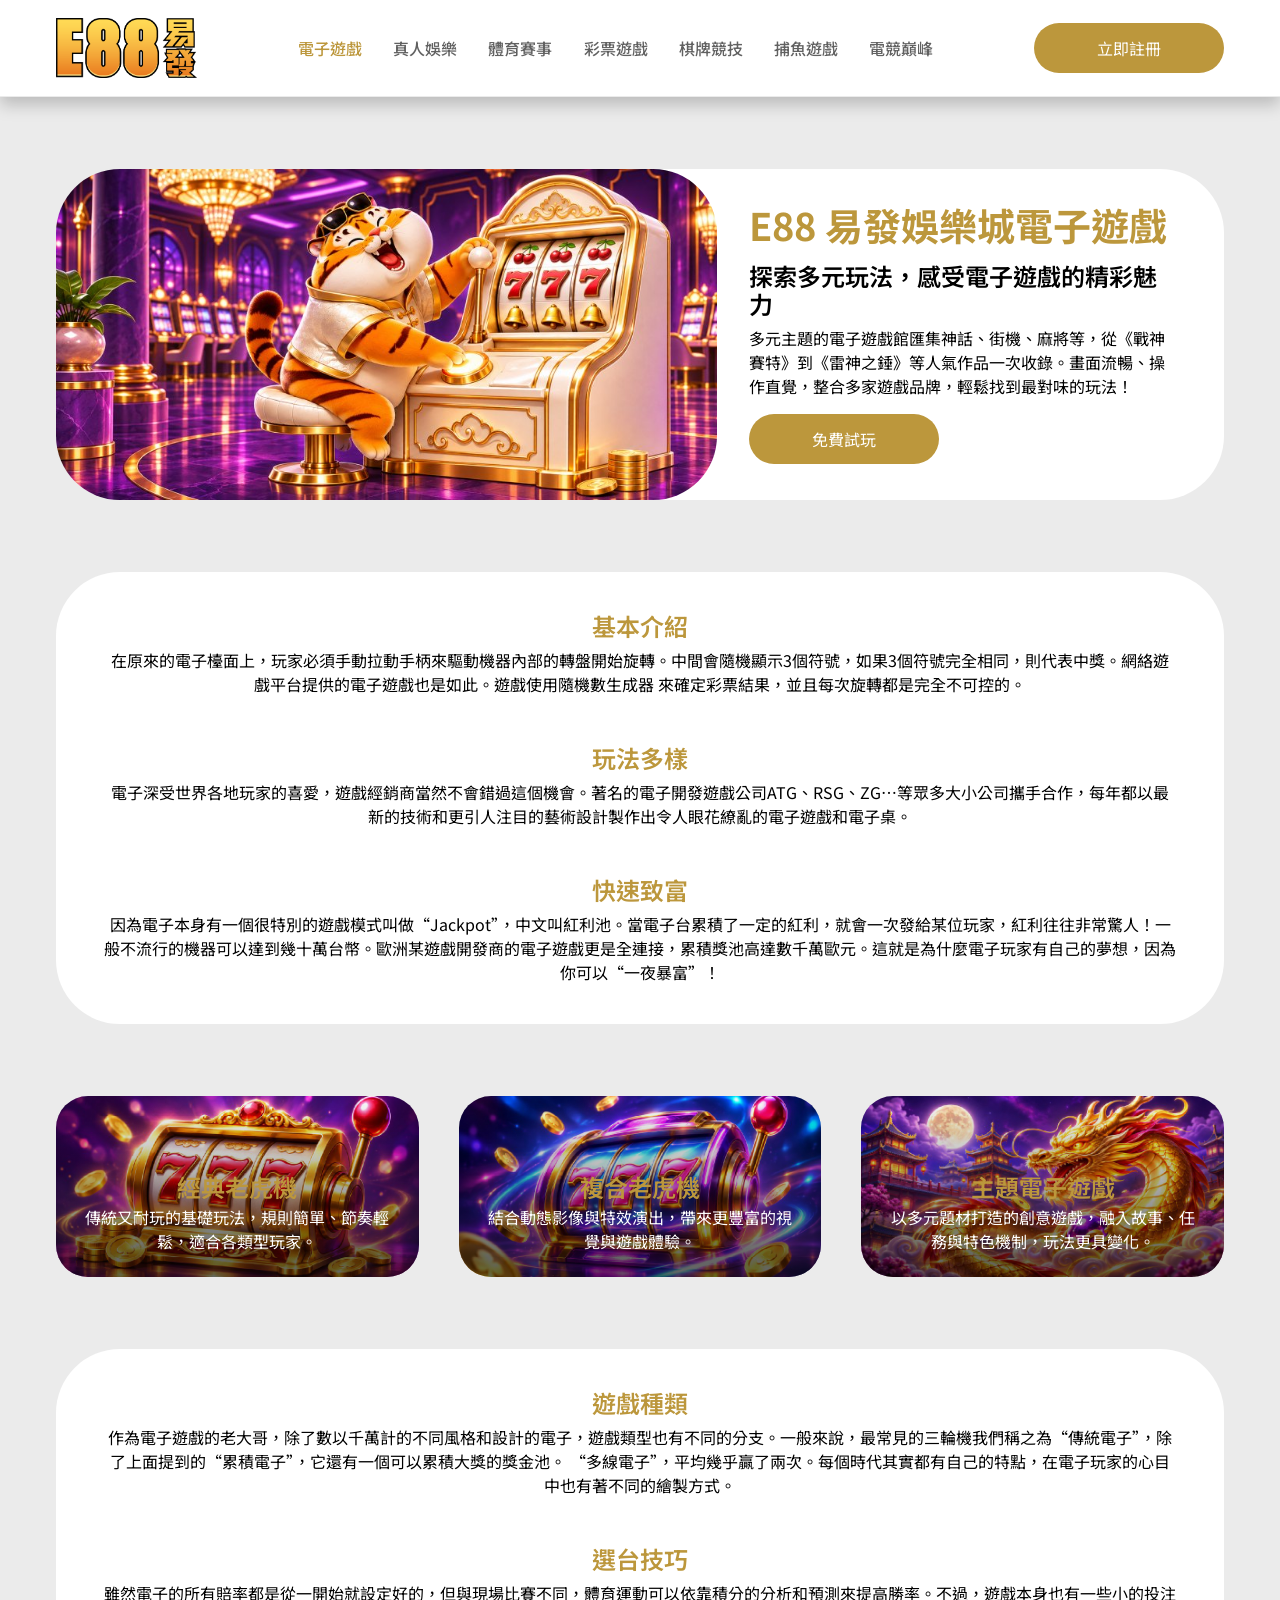
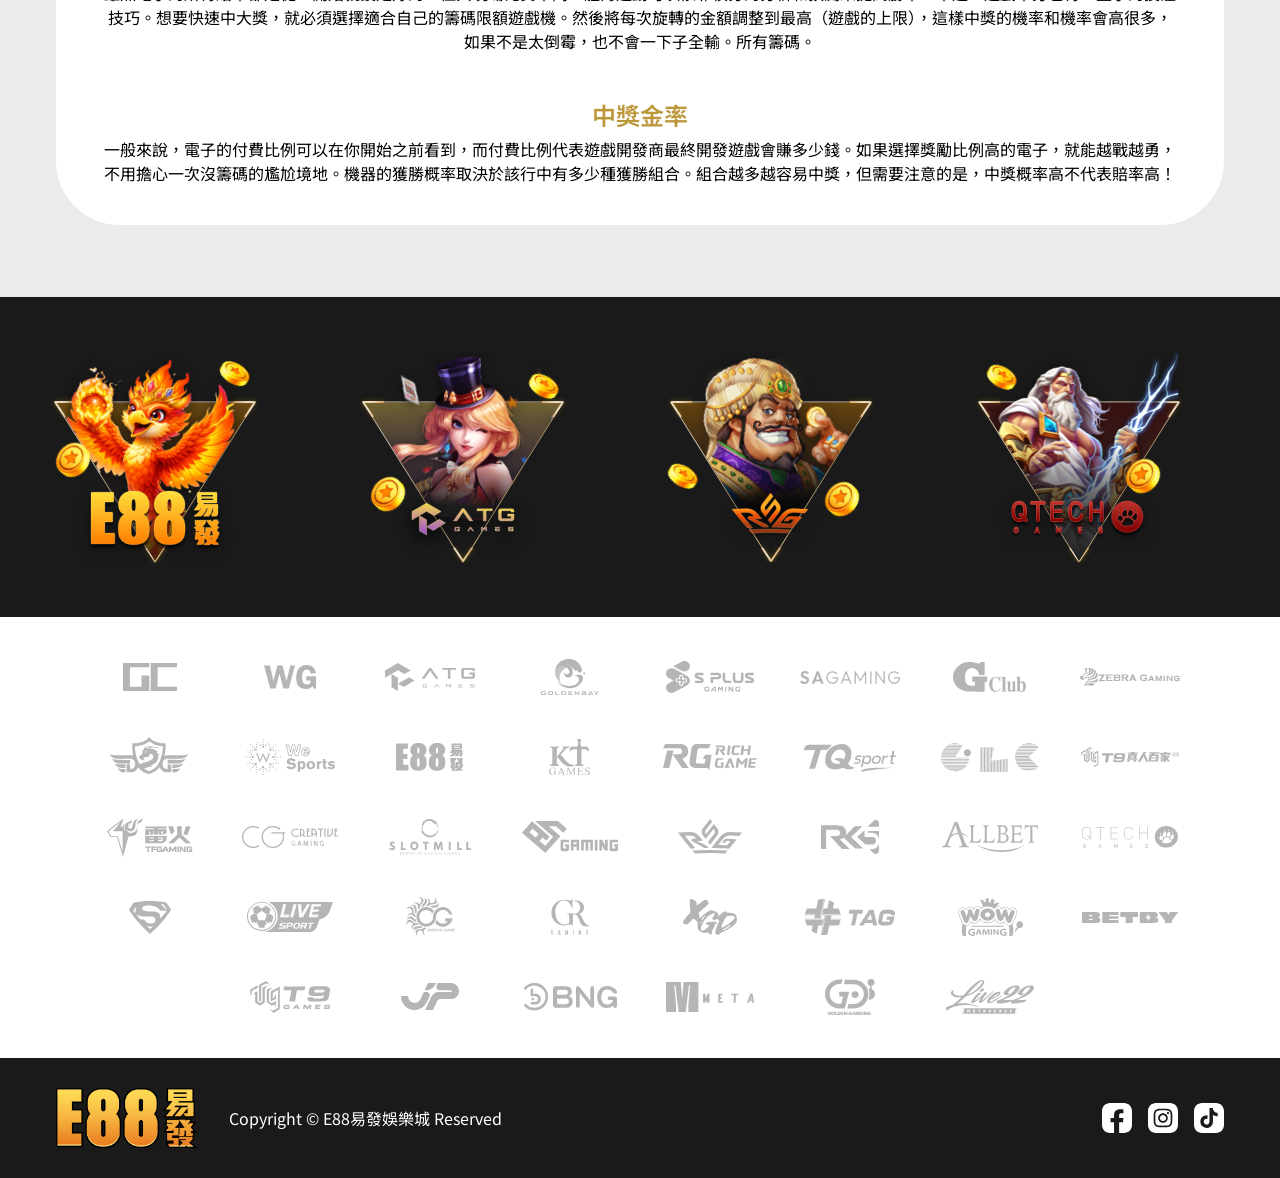
<file: slot.html>
<!doctype html>
<html lang="zh-Hant-TW">
<head>
  <meta charset="utf-8">
  <meta name="viewport" content="width=device-width, initial-scale=1">
  <title>E88 易發娛樂城電子遊戲｜E88易發娛樂城</title>
  <meta name="description" content="探索多元玩法，感受電子遊戲的精彩魅力｜多元主題的電子遊戲館匯集神話、街機、麻將等，從《戰神賽特》到《雷神之錘》等人氣作品一次收錄。畫面流暢、操作直覺，整合多家遊戲品牌，輕鬆找到最對味的玩法！">
  <link rel="icon" href="favicon.ico" sizes="any">
  <link rel="icon" type="image/png" sizes="32x32" href="assets/favicon/favicon-32.png">
  <link rel="icon" type="image/png" sizes="192x192" href="assets/favicon/favicon-192.png">
  <link rel="apple-touch-icon" href="assets/favicon/apple-touch-icon.png">
  <link rel="preconnect" href="https://fonts.googleapis.com">
  <link rel="preconnect" href="https://fonts.gstatic.com" crossorigin>
  <link href="https://fonts.googleapis.com/css2?family=Inter:wght@900&family=Noto+Sans+TC:wght@400;500;600;700&display=swap" rel="stylesheet">
  <link rel="stylesheet" href="styles.css?v=34cb79d7">
</head>
<body>

<!-- ===== Header ===== -->
<header class="site-header">
  <div class="topbar">
    <div class="container topbar__inner">
      <a href="index.html" class="logo"><img src="assets/img/logo.png" alt="E88 易發娛樂城"></a>
      <nav class="mainnav" id="mainnav" aria-label="遊戲分類">
        <ul class="mainnav__list">
        <li><a href="slot.html" class="mainnav__item" data-menu="slot" aria-current="page">電子遊戲</a></li>
        <li><a href="live.html" class="mainnav__item" data-menu="live">真人娛樂</a></li>
        <li><a href="sports.html" class="mainnav__item" data-menu="sports">體育賽事</a></li>
        <li><a href="lottery.html" class="mainnav__item" data-menu="lottery">彩票遊戲</a></li>
        <li><a href="chess.html" class="mainnav__item" data-menu="chess">棋牌競技</a></li>
        <li><a href="fishing.html" class="mainnav__item" data-menu="fishing">捕魚遊戲</a></li>
        <li><a href="esports.html" class="mainnav__item" data-menu="esports">電競巔峰</a></li>
        </ul>
      </nav>
      <a href="https://e8801.tz6868.com/" class="btn-primary">立即註冊</a>
      <button type="button" class="menu-toggle" aria-expanded="false" aria-controls="mainnav" aria-label="開啟選單"><span></span><span></span></button>
    </div>
  </div>
</header>

<main class="page page--slot">
  <!-- ===== 主視覺 ===== -->
  <section class="container">
    <div class="card intro">
      <img class="intro__img" src="assets/pages/slot-hero.jpg" alt="電子遊戲" width="848" height="424">
      <div class="intro__body">
        <h1 class="h1">E88 易發娛樂城電子遊戲</h1>
        <div class="intro__text">
          <h2 class="title">探索多元玩法，感受電子遊戲的精彩魅力</h2>
          <p>多元主題的電子遊戲館匯集神話、街機、麻將等，從《戰神賽特》到《雷神之錘》等人氣作品一次收錄。畫面流暢、操作直覺，整合多家遊戲品牌，輕鬆找到最對味的玩法！</p>
        </div>
        <a href="https://e8801.tz6868.com/" class="btn-primary">免費試玩</a>
      </div>
    </div>
  </section>

  <section class="container">
    <div class="card info">
        <section class="info__item">
          <h2 class="h1">基本介紹</h2>
          <p>在原來的電子檯面上，玩家必須手動拉動手柄來驅動機器內部的轉盤開始旋轉。中間會隨機顯示3個符號，如果3個符號完全相同，則代表中獎。網絡遊戲平台提供的電子遊戲也是如此。遊戲使用隨機數生成器 來確定彩票結果，並且每次旋轉都是完全不可控的。</p>
        </section>
        <section class="info__item">
          <h2 class="h1">玩法多樣</h2>
          <p>電子深受世界各地玩家的喜愛，遊戲經銷商當然不會錯過這個機會。著名的電子開發遊戲公司ATG、RSG、ZG…等眾多大小公司攜手合作，每年都以最新的技術和更引人注目的藝術設計製作出令人眼花繚亂的電子遊戲和電子桌。</p>
        </section>
        <section class="info__item">
          <h2 class="h1">快速致富</h2>
          <p>因為電子本身有一個很特別的遊戲模式叫做“Jackpot”，中文叫紅利池。當電子台累積了一定的紅利，就會一次發給某位玩家，紅利往往非常驚人！一般不流行的機器可以達到幾十萬台幣。歐洲某遊戲開發商的電子遊戲更是全連接，累積獎池高達數千萬歐元。這就是為什麼電子玩家有自己的夢想，因為你可以“一夜暴富”！</p>
        </section>
    </div>
  </section>

  <!-- ===== 遊戲類型 ===== -->
  <section class="container">
    <ul class="type-cards">
      <li class="type-card">
        <img class="type-card__img" src="assets/pages/slot-type-1.jpg" alt="" width="473" height="236" loading="lazy">
        <div class="type-card__text">
          <h3 class="type-card__title">經典老虎機</h3>
          <p class="type-card__desc">傳統又耐玩的基礎玩法，規則簡單、節奏輕鬆，適合各類型玩家。</p>
        </div>
      </li>
      <li class="type-card">
        <img class="type-card__img" src="assets/pages/slot-type-2.jpg" alt="" width="473" height="236" loading="lazy">
        <div class="type-card__text">
          <h3 class="type-card__title">複合老虎機</h3>
          <p class="type-card__desc">結合動態影像與特效演出，帶來更豐富的視覺與遊戲體驗。</p>
        </div>
      </li>
      <li class="type-card">
        <img class="type-card__img" src="assets/pages/slot-type-3.jpg" alt="" width="473" height="236" loading="lazy">
        <div class="type-card__text">
          <h3 class="type-card__title">主題電子遊戲</h3>
          <p class="type-card__desc">以多元題材打造的創意遊戲，融入故事、任務與特色機制，玩法更具變化。</p>
        </div>
      </li>
    </ul>
  </section>

  <section class="container">
    <div class="card info">
        <section class="info__item">
          <h2 class="h1">遊戲種類</h2>
          <p>作為電子遊戲的老大哥，除了數以千萬計的不同風格和設計的電子，遊戲類型也有不同的分支。一般來說，最常見的三輪機我們稱之為“傳統電子”，除了上面提到的“累積電子”，它還有一個可以累積大獎的獎金池。 “多線電子”，平均幾乎贏了兩次。每個時代其實都有自己的特點，在電子玩家的心目中也有著不同的繪製方式。</p>
        </section>
        <section class="info__item">
          <h2 class="h1">選台技巧</h2>
          <p>雖然電子的所有賠率都是從一開始就設定好的，但與現場比賽不同，體育運動可以依靠積分的分析和預測來提高勝率。不過，遊戲本身也有一些小的投注技巧。想要快速中大獎，就必須選擇適合自己的籌碼限額遊戲機。然後將每次旋轉的金額調整到最高（遊戲的上限），這樣中獎的機率和機率會高很多，如果不是太倒霉，也不會一下子全輸。所有籌碼。</p>
        </section>
        <section class="info__item">
          <h2 class="h1">中獎金率</h2>
          <p>一般來說，電子的付費比例可以在你開始之前看到，而付費比例代表遊戲開發商最終開發遊戲會賺多少錢。如果選擇獎勵比例高的電子，就能越戰越勇，不用擔心一次沒籌碼的尷尬境地。機器的獲勝概率取決於該行中有多少種獲勝組合。組合越多越容易中獎，但需要注意的是，中獎概率高不代表賠率高！</p>
        </section>
    </div>
  </section>
</main>

<!-- ===== 平台輪播 ===== -->
<section class="platform-strip" aria-label="合作平台">
  <div class="platform-strip__viewport">
    <ul class="platform-strip__track">
      <li><a href="https://e8801.tz6868.com/" class="platform-card" aria-label="E88電子"><img src="assets/platform-art/slot-01.png" alt="" width="212" height="212" loading="lazy"></a></li>
      <li><a href="https://e8801.tz6868.com/" class="platform-card" aria-label="ATG電子"><img src="assets/platform-art/slot-02.png" alt="" width="212" height="212" loading="lazy"></a></li>
      <li><a href="https://e8801.tz6868.com/" class="platform-card" aria-label="RSG電子"><img src="assets/platform-art/slot-03.png" alt="" width="212" height="212" loading="lazy"></a></li>
      <li><a href="https://e8801.tz6868.com/" class="platform-card" aria-label="Qtech電子"><img src="assets/platform-art/slot-04.png" alt="" width="212" height="212" loading="lazy"></a></li>
      <li><a href="https://e8801.tz6868.com/" class="platform-card" aria-label="T9電子"><img src="assets/platform-art/slot-05.png" alt="" width="212" height="212" loading="lazy"></a></li>
      <li><a href="https://e8801.tz6868.com/" class="platform-card" aria-label="KT電子"><img src="assets/platform-art/slot-06.png" alt="" width="212" height="212" loading="lazy"></a></li>
      <li><a href="https://e8801.tz6868.com/" class="platform-card" aria-label="AS電子"><img src="assets/platform-art/slot-07.png" alt="" width="212" height="212" loading="lazy"></a></li>
      <li><a href="https://e8801.tz6868.com/" class="platform-card" aria-label="TAG電子"><img src="assets/platform-art/slot-08.png" alt="" width="212" height="212" loading="lazy"></a></li>
      <li><a href="https://e8801.tz6868.com/" class="platform-card" aria-label="AT電子"><img src="assets/platform-art/slot-09.png" alt="" width="212" height="212" loading="lazy"></a></li>
      <li><a href="https://e8801.tz6868.com/" class="platform-card" aria-label="SLOTMILL電子"><img src="assets/platform-art/slot-10.png" alt="" width="212" height="212" loading="lazy"></a></li>
      <li><a href="https://e8801.tz6868.com/" class="platform-card" aria-label="GR電子"><img src="assets/platform-art/slot-11.png" alt="" width="212" height="212" loading="lazy"></a></li>
      <li><a href="https://e8801.tz6868.com/" class="platform-card" aria-label="BNG電子"><img src="assets/platform-art/slot-12.png" alt="" width="212" height="212" loading="lazy"></a></li>
      <li><a href="https://e8801.tz6868.com/" class="platform-card" aria-label="CG電子"><img src="assets/platform-art/slot-13.png" alt="" width="212" height="212" loading="lazy"></a></li>
      <li><a href="https://e8801.tz6868.com/" class="platform-card" aria-label="RG電子"><img src="assets/platform-art/slot-14.png" alt="" width="212" height="212" loading="lazy"></a></li>
      <li><a href="https://e8801.tz6868.com/" class="platform-card" aria-label="GLC電子"><img src="assets/platform-art/slot-15.png" alt="" width="212" height="212" loading="lazy"></a></li>
      <li><a href="https://e8801.tz6868.com/" class="platform-card" aria-label="WOW電子"><img src="assets/platform-art/slot-16.png" alt="" width="212" height="212" loading="lazy"></a></li>
      <li><a href="https://e8801.tz6868.com/" class="platform-card" aria-label="OG電子"><img src="assets/platform-art/slot-17.png" alt="" width="212" height="212" loading="lazy"></a></li>
      <li><a href="https://e8801.tz6868.com/" class="platform-card" aria-label="ZG電子"><img src="assets/platform-art/slot-18.png" alt="" width="212" height="212" loading="lazy"></a></li>
      <li><a href="https://e8801.tz6868.com/" class="platform-card" aria-label="SPLUS電子"><img src="assets/platform-art/slot-19.png" alt="" width="212" height="212" loading="lazy"></a></li>
      <li><a href="https://e8801.tz6868.com/" class="platform-card" aria-label="Live22電子"><img src="assets/platform-art/slot-20.png" alt="" width="212" height="212" loading="lazy"></a></li>
      <li><a href="https://e8801.tz6868.com/" class="platform-card" aria-label="RK5電子"><img src="assets/platform-art/slot-21.png" alt="" width="212" height="212" loading="lazy"></a></li>
      <li><a href="https://e8801.tz6868.com/" class="platform-card" aria-label="GB電子"><img src="assets/platform-art/slot-22.png" alt="" width="212" height="212" loading="lazy"></a></li>
      <li><a href="https://e8801.tz6868.com/" class="platform-card" aria-label="GD電子"><img src="assets/platform-art/slot-23.png" alt="" width="212" height="212" loading="lazy"></a></li>
    </ul>
  </div>
</section>
<!-- ===== Footer ===== -->
<footer class="site-footer">
  <div class="partners-wrap">
  <ul class="partners" aria-label="合作遊戲平台">
    <li><img src="assets/partners/p01.svg" alt=""></li>
    <li><img src="assets/partners/p02.svg" alt=""></li>
    <li><img src="assets/partners/p03.svg" alt=""></li>
    <li><img src="assets/partners/p04.svg" alt=""></li>
    <li><img src="assets/partners/p05.svg" alt=""></li>
    <li><img src="assets/partners/p06.svg" alt=""></li>
    <li><img src="assets/partners/p07.svg" alt=""></li>
    <li><img src="assets/partners/p08.svg" alt=""></li>
    <li><img src="assets/partners/p09.svg" alt=""></li>
    <li><img src="assets/partners/p10.svg" alt=""></li>
    <li><img src="assets/partners/p11.svg" alt=""></li>
    <li><img src="assets/partners/p12.svg" alt=""></li>
    <li><img src="assets/partners/p13.svg" alt=""></li>
    <li><img src="assets/partners/p14.svg" alt=""></li>
    <li><img src="assets/partners/p15.svg" alt=""></li>
    <li><img src="assets/partners/p16.svg" alt=""></li>
    <li><img src="assets/partners/p17.svg" alt=""></li>
    <li><img src="assets/partners/p18.svg" alt=""></li>
    <li><img src="assets/partners/p19.svg" alt=""></li>
    <li><img src="assets/partners/p20.svg" alt=""></li>
    <li><img src="assets/partners/p21.svg" alt=""></li>
    <li><img src="assets/partners/p22.svg" alt=""></li>
    <li><img src="assets/partners/p23.svg" alt=""></li>
    <li><img src="assets/partners/p24.svg" alt=""></li>
    <li><img src="assets/partners/p25.svg" alt=""></li>
    <li><img src="assets/partners/p26.svg" alt=""></li>
    <li><img src="assets/partners/p27.svg" alt=""></li>
    <li><img src="assets/partners/p28.svg" alt=""></li>
    <li><img src="assets/partners/p29.svg" alt=""></li>
    <li><img src="assets/partners/p30.svg" alt=""></li>
    <li><img src="assets/partners/p31.svg" alt=""></li>
    <li><img src="assets/partners/p32.svg" alt=""></li>
    <li><img src="assets/partners/p33.svg" alt=""></li>
    <li><img src="assets/partners/p34.svg" alt=""></li>
    <li><img src="assets/partners/p35.svg" alt=""></li>
    <li><img src="assets/partners/p36.svg" alt=""></li>
    <li><img src="assets/partners/p37.svg" alt=""></li>
    <li><img src="assets/partners/p38.svg" alt=""></li>
  </ul>
  </div>
  <div class="footer-divider"></div>
  <div class="footer-bar">
    <div class="footer-bar__brand">
      <img src="assets/img/logo.png" alt="E88">
      <p>Copyright © E88易發娛樂城 Reserved</p>
    </div>
    <div class="footer-bar__social">
      <a href="#" aria-label="Facebook"><svg width="30" height="30" viewBox="0 0 30 30" fill="none" aria-hidden="true">
<path d="M22 0H7.99996C3.58147 0 0 3.582 0 7.9998V21.9996C0 26.418 3.58207 29.9994 7.99996 29.9994H12.0428V19.245H8.56757V15.1044H12.0428V12.1584C12.0428 8.667 13.5795 6.1632 18.6676 6.1632C19.744 6.1632 21.433 6.3798 21.433 6.3798V10.2246H19.6582C17.8504 10.2246 17.1441 10.7748 17.1441 12.2952V15.105H21.3646L20.989 19.2456H17.1441V30H22C26.4185 30 30 26.418 30 22.0002V8.0004C30 3.582 26.4179 0.000599899 22 0.000599899V0Z" fill-rule="evenodd" clip-rule="evenodd" fill="currentColor"/>
</svg></a>
      <a href="#" aria-label="Instagram"><svg width="30" height="30" viewBox="0 0 30 30" fill="none" aria-hidden="true">
<path d="M18.1091 15.0054C18.1118 13.2896 16.722 11.8964 15.0048 11.8937C13.2876 11.891 11.8933 13.2798 11.8906 14.9957C11.8879 16.7116 13.2778 18.1047 14.995 18.1074C16.7122 18.1101 18.1064 16.7213 18.1091 15.0054Z" fill="currentColor"/>
<path d="M22.2714 9.50307C22.1022 9.06806 21.9 8.75725 21.5736 8.43144C21.2472 8.10504 20.937 7.90343 20.502 7.73423C20.1731 7.60643 19.6793 7.45462 18.7703 7.41322C17.7869 7.36882 17.4917 7.35982 15.001 7.35982C14.6896 7.35982 14.4124 7.35982 14.164 7.35982V7.35742C12.4258 7.35922 12.0922 7.37122 11.2318 7.40962C10.3222 7.45162 9.82834 7.60283 9.49954 7.73123C9.06393 7.90043 8.75312 8.10264 8.42671 8.42844C8.10031 8.75485 7.8975 9.06566 7.7289 9.50007C7.6011 9.82887 7.44929 10.3221 7.40789 11.2305C7.36349 12.2133 7.35449 12.5067 7.35449 14.9956C7.35449 17.4844 7.36349 17.7796 7.40789 18.7625C7.44929 19.6715 7.6017 20.1647 7.7289 20.4929C7.8981 20.9279 8.10031 21.2381 8.42671 21.5639C8.75312 21.8903 9.06393 22.0919 9.49954 22.2611C9.82834 22.3889 10.3222 22.5407 11.2318 22.5827C12.2152 22.6271 12.5104 22.6373 15.001 22.6373C17.4917 22.6373 17.7869 22.6277 18.7703 22.5827C19.6799 22.5413 20.1737 22.3895 20.502 22.2617C20.9376 22.0925 21.2472 21.8909 21.5736 21.5645C21.9 21.2387 22.1028 20.9285 22.2714 20.4935C22.3992 20.1653 22.551 19.6721 22.5924 18.7631C22.6374 17.7802 22.647 17.4856 22.647 14.998C22.647 12.5103 22.6374 12.2151 22.5924 11.2329C22.551 10.3239 22.3986 9.83067 22.2714 9.50246V9.50307ZM14.9998 19.7861C12.3544 19.7861 10.2099 17.644 10.2099 15.0004C10.2099 12.3567 12.355 10.2141 14.9998 10.2135C17.6453 10.2135 19.7891 12.3567 19.7891 15.0004C19.7891 17.644 17.6453 19.7861 14.9998 19.7861ZM19.9793 11.1435C19.3613 11.1435 18.8597 10.6425 18.8597 10.0251C18.8597 9.40766 19.3613 8.90725 19.9793 8.90725C20.5974 8.90725 21.099 9.40766 21.099 10.0251C21.099 10.6425 20.5974 11.1435 19.9799 11.1435H19.9793Z" fill-rule="evenodd" clip-rule="evenodd" fill="currentColor"/>
<path d="M22 0H7.99996C3.58147 0 0 3.58207 0 7.99996V22C0 26.4185 3.58207 30 7.99996 30H22C26.4185 30 30 26.4179 30 22V7.99996C30 3.58147 26.4179 0 22 0ZM24.2711 18.8428C24.2243 19.8346 24.0671 20.512 23.8379 21.1048C23.5991 21.7174 23.2799 22.2376 22.7615 22.7555C22.243 23.2739 21.7234 23.5931 21.1102 23.8313C20.5168 24.0617 19.8382 24.2189 18.8452 24.2645C17.8504 24.3095 17.5336 24.3209 14.9997 24.3209C12.4658 24.3209 12.149 24.3101 11.1542 24.2645C10.1612 24.2189 9.48319 24.0617 8.88978 23.8313C8.27657 23.5931 7.75636 23.2739 7.23795 22.7555C6.71953 22.2376 6.40033 21.7174 6.16212 21.1042C5.93172 20.5114 5.77452 19.834 5.72892 18.8422C5.68391 17.848 5.67251 17.5312 5.67251 14.9997C5.67251 12.4682 5.68391 12.1502 5.72892 11.156C5.77332 10.1642 5.93112 9.48679 6.16212 8.89398C6.40093 8.28137 6.72013 7.76116 7.23854 7.24275C7.75696 6.72434 8.27717 6.40633 8.89098 6.16812C9.48379 5.93772 10.1618 5.78052 11.1548 5.73491C12.1496 5.68991 12.4677 5.67851 14.9997 5.67851C17.5318 5.67851 17.8492 5.68931 18.844 5.73491C19.837 5.78052 20.515 5.93772 21.1096 6.16812C21.7234 6.40573 22.2424 6.72434 22.7615 7.24275C23.2805 7.76056 23.5991 8.28077 23.8379 8.89398C24.0671 9.48679 24.2243 10.1642 24.2711 11.156C24.3155 12.1502 24.3275 12.4677 24.3275 14.9991C24.3275 17.5306 24.3161 17.8474 24.2711 18.8416V18.8428Z" fill-rule="evenodd" clip-rule="evenodd" fill="currentColor"/>
</svg></a>
      <a href="#" aria-label="TikTok"><svg width="30" height="30" viewBox="0 0 30 30" fill="none" aria-hidden="true">
<path d="M22 0H7.99996C3.58147 0 0 3.58207 0 7.99996V22C0 26.4185 3.58207 30 7.99996 30H22C26.4185 30 30 26.4179 30 22V7.99996C30 3.58147 26.4179 0 22 0ZM23.6279 10.565V13.2321C21.8662 13.2321 20.2354 12.6723 18.904 11.7212V18.6358C18.904 22.0948 16.0983 24.8987 12.6381 24.8987C11.3468 24.8987 10.1468 24.5087 9.14958 23.8397C7.47435 22.7153 6.37213 20.8042 6.37213 18.6364C6.37213 15.1779 9.17778 12.374 12.6387 12.374C12.9261 12.374 13.2135 12.3932 13.4985 12.4323V13.2003V15.8961C13.2243 15.8091 12.9321 15.7617 12.6285 15.7617C11.0456 15.7617 9.7622 17.0445 9.7622 18.6268C9.7622 19.7452 10.4036 20.7142 11.339 21.1858C11.7266 21.3814 12.1646 21.4912 12.6285 21.4912C14.2083 21.4912 15.4893 20.2138 15.4947 18.6364V5.1031H18.9046V5.53871C18.9166 5.66891 18.934 5.79912 18.9568 5.92752C19.1932 7.27695 20.0008 8.42957 21.121 9.12798C21.8734 9.59719 22.7423 9.8456 23.6291 9.8444V10.5656L23.6279 10.565Z" fill-rule="evenodd" clip-rule="evenodd" fill="currentColor"/>
</svg></a>
    </div>
  </div>
</footer>

<script src="script.js?v=dadce866"></script>
</body>
</html>
</file>
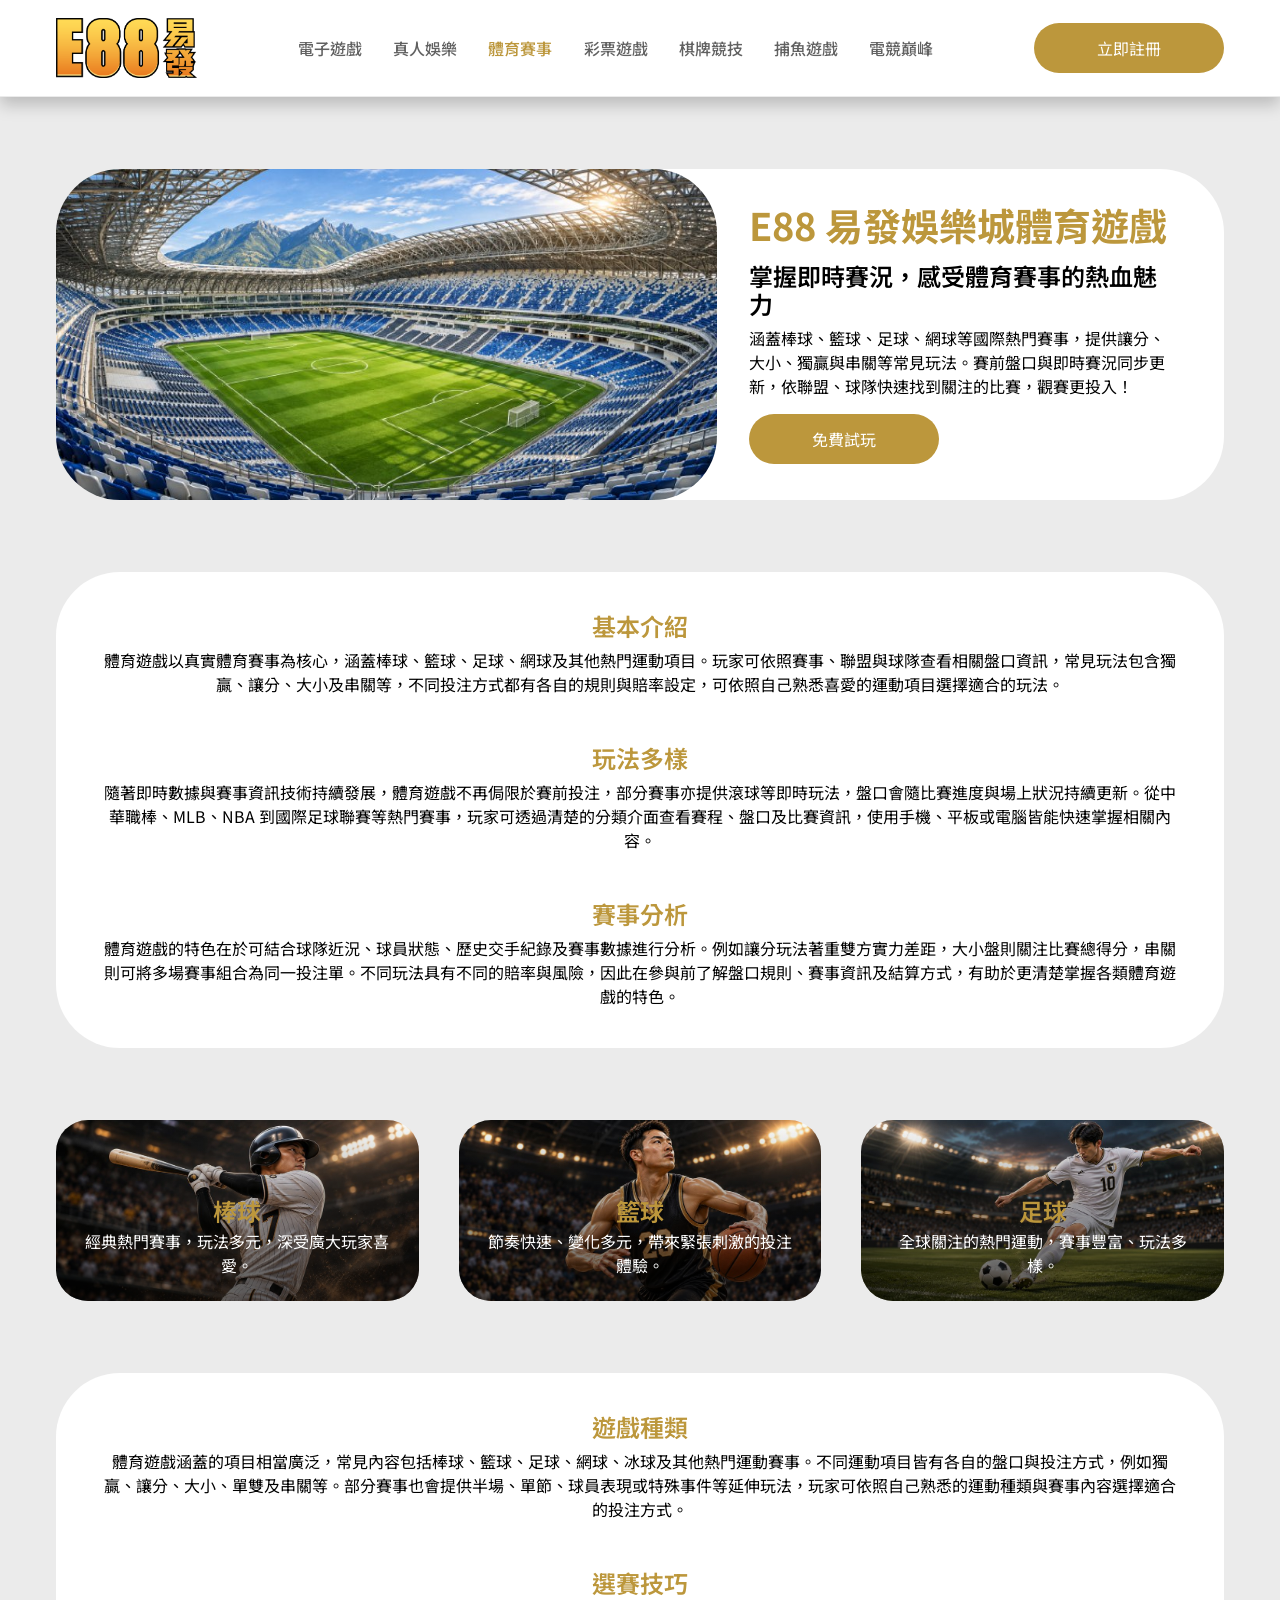
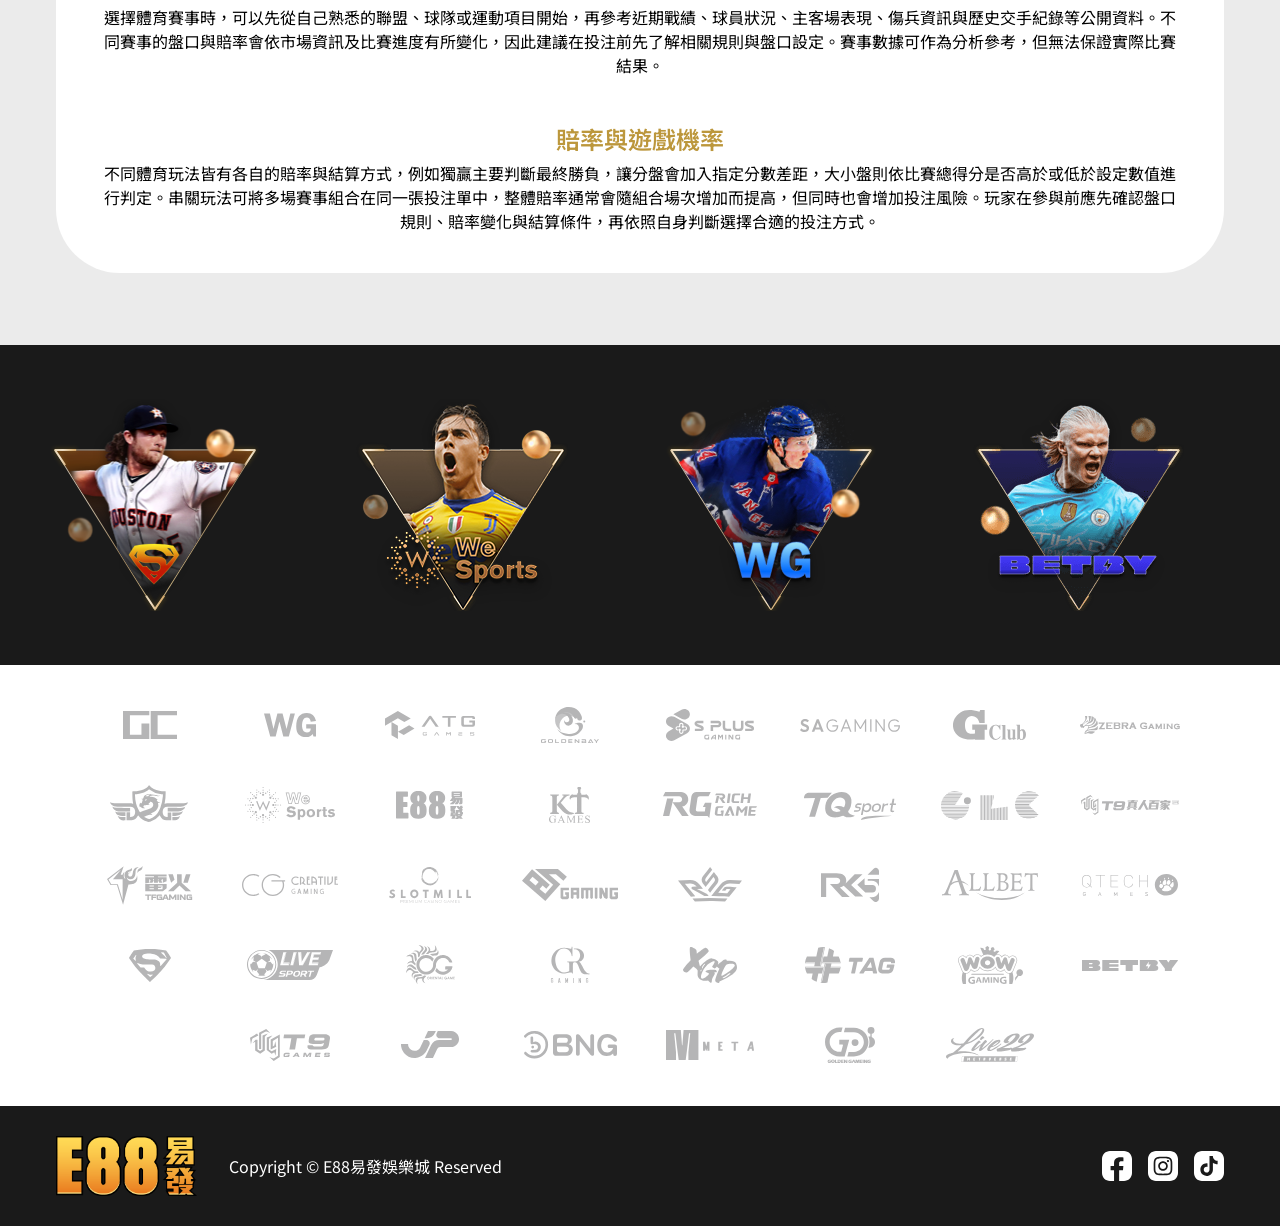
<file: sports.html>
<!doctype html>
<html lang="zh-Hant-TW">
<head>
  <meta charset="utf-8">
  <meta name="viewport" content="width=device-width, initial-scale=1">
  <title>E88 易發娛樂城體育遊戲｜E88易發娛樂城</title>
  <meta name="description" content="掌握即時賽況，感受體育賽事的熱血魅力｜涵蓋棒球、籃球、足球、網球等國際熱門賽事，提供讓分、大小、獨贏與串關等常見玩法。賽前盤口與即時賽況同步更新，依聯盟、球隊快速找到關注的比賽，觀賽更投入！">
  <link rel="icon" href="favicon.ico" sizes="any">
  <link rel="icon" type="image/png" sizes="32x32" href="assets/favicon/favicon-32.png">
  <link rel="icon" type="image/png" sizes="192x192" href="assets/favicon/favicon-192.png">
  <link rel="apple-touch-icon" href="assets/favicon/apple-touch-icon.png">
  <link rel="preconnect" href="https://fonts.googleapis.com">
  <link rel="preconnect" href="https://fonts.gstatic.com" crossorigin>
  <link href="https://fonts.googleapis.com/css2?family=Inter:wght@900&family=Noto+Sans+TC:wght@400;500;600;700&display=swap" rel="stylesheet">
  <link rel="stylesheet" href="styles.css?v=34cb79d7">
</head>
<body>

<!-- ===== Header ===== -->
<header class="site-header">
  <div class="topbar">
    <div class="container topbar__inner">
      <a href="index.html" class="logo"><img src="assets/img/logo.png" alt="E88 易發娛樂城"></a>
      <nav class="mainnav" id="mainnav" aria-label="遊戲分類">
        <ul class="mainnav__list">
        <li><a href="slot.html" class="mainnav__item" data-menu="slot">電子遊戲</a></li>
        <li><a href="live.html" class="mainnav__item" data-menu="live">真人娛樂</a></li>
        <li><a href="sports.html" class="mainnav__item" data-menu="sports" aria-current="page">體育賽事</a></li>
        <li><a href="lottery.html" class="mainnav__item" data-menu="lottery">彩票遊戲</a></li>
        <li><a href="chess.html" class="mainnav__item" data-menu="chess">棋牌競技</a></li>
        <li><a href="fishing.html" class="mainnav__item" data-menu="fishing">捕魚遊戲</a></li>
        <li><a href="esports.html" class="mainnav__item" data-menu="esports">電競巔峰</a></li>
        </ul>
      </nav>
      <a href="https://e8801.tz6868.com/" class="btn-primary">立即註冊</a>
      <button type="button" class="menu-toggle" aria-expanded="false" aria-controls="mainnav" aria-label="開啟選單"><span></span><span></span></button>
    </div>
  </div>
</header>

<main class="page page--sports">
  <!-- ===== 主視覺 ===== -->
  <section class="container">
    <div class="card intro">
      <img class="intro__img" src="assets/pages/sports-hero.jpg" alt="體育賽事" width="848" height="424">
      <div class="intro__body">
        <h1 class="h1">E88 易發娛樂城體育遊戲</h1>
        <div class="intro__text">
          <h2 class="title">掌握即時賽況，感受體育賽事的熱血魅力</h2>
          <p>涵蓋棒球、籃球、足球、網球等國際熱門賽事，提供讓分、大小、獨贏與串關等常見玩法。賽前盤口與即時賽況同步更新，依聯盟、球隊快速找到關注的比賽，觀賽更投入！</p>
        </div>
        <a href="https://e8801.tz6868.com/" class="btn-primary">免費試玩</a>
      </div>
    </div>
  </section>

  <section class="container">
    <div class="card info">
        <section class="info__item">
          <h2 class="h1">基本介紹</h2>
          <p>體育遊戲以真實體育賽事為核心，涵蓋棒球、籃球、足球、網球及其他熱門運動項目。玩家可依照賽事、聯盟與球隊查看相關盤口資訊，常見玩法包含獨贏、讓分、大小及串關等，不同投注方式都有各自的規則與賠率設定，可依照自己熟悉喜愛的運動項目選擇適合的玩法。</p>
        </section>
        <section class="info__item">
          <h2 class="h1">玩法多樣</h2>
          <p>隨著即時數據與賽事資訊技術持續發展，體育遊戲不再侷限於賽前投注，部分賽事亦提供滾球等即時玩法，盤口會隨比賽進度與場上狀況持續更新。從中華職棒、MLB、NBA 到國際足球聯賽等熱門賽事，玩家可透過清楚的分類介面查看賽程、盤口及比賽資訊，使用手機、平板或電腦皆能快速掌握相關內容。</p>
        </section>
        <section class="info__item">
          <h2 class="h1">賽事分析</h2>
          <p>體育遊戲的特色在於可結合球隊近況、球員狀態、歷史交手紀錄及賽事數據進行分析。例如讓分玩法著重雙方實力差距，大小盤則關注比賽總得分，串關則可將多場賽事組合為同一投注單。不同玩法具有不同的賠率與風險，因此在參與前了解盤口規則、賽事資訊及結算方式，有助於更清楚掌握各類體育遊戲的特色。</p>
        </section>
    </div>
  </section>

  <!-- ===== 遊戲類型 ===== -->
  <section class="container">
    <ul class="type-cards">
      <li class="type-card">
        <img class="type-card__img" src="assets/pages/sports-type-1.jpg" alt="" width="473" height="236" loading="lazy">
        <div class="type-card__text">
          <h3 class="type-card__title">棒球</h3>
          <p class="type-card__desc">經典熱門賽事，玩法多元，深受廣大玩家喜愛。</p>
        </div>
      </li>
      <li class="type-card">
        <img class="type-card__img" src="assets/pages/sports-type-2.jpg" alt="" width="473" height="236" loading="lazy">
        <div class="type-card__text">
          <h3 class="type-card__title">籃球</h3>
          <p class="type-card__desc">節奏快速、變化多元，帶來緊張刺激的投注體驗。</p>
        </div>
      </li>
      <li class="type-card">
        <img class="type-card__img" src="assets/pages/sports-type-3.jpg" alt="" width="473" height="236" loading="lazy">
        <div class="type-card__text">
          <h3 class="type-card__title">足球</h3>
          <p class="type-card__desc">全球關注的熱門運動，賽事豐富、玩法多樣。</p>
        </div>
      </li>
    </ul>
  </section>

  <section class="container">
    <div class="card info">
        <section class="info__item">
          <h2 class="h1">遊戲種類</h2>
          <p>體育遊戲涵蓋的項目相當廣泛，常見內容包括棒球、籃球、足球、網球、冰球及其他熱門運動賽事。不同運動項目皆有各自的盤口與投注方式，例如獨贏、讓分、大小、單雙及串關等。部分賽事也會提供半場、單節、球員表現或特殊事件等延伸玩法，玩家可依照自己熟悉的運動種類與賽事內容選擇適合的投注方式。</p>
        </section>
        <section class="info__item">
          <h2 class="h1">選賽技巧</h2>
          <p>選擇體育賽事時，可以先從自己熟悉的聯盟、球隊或運動項目開始，再參考近期戰績、球員狀況、主客場表現、傷兵資訊與歷史交手紀錄等公開資料。不同賽事的盤口與賠率會依市場資訊及比賽進度有所變化，因此建議在投注前先了解相關規則與盤口設定。賽事數據可作為分析參考，但無法保證實際比賽結果。</p>
        </section>
        <section class="info__item">
          <h2 class="h1">賠率與遊戲機率</h2>
          <p>不同體育玩法皆有各自的賠率與結算方式，例如獨贏主要判斷最終勝負，讓分盤會加入指定分數差距，大小盤則依比賽總得分是否高於或低於設定數值進行判定。串關玩法可將多場賽事組合在同一張投注單中，整體賠率通常會隨組合場次增加而提高，但同時也會增加投注風險。玩家在參與前應先確認盤口規則、賠率變化與結算條件，再依照自身判斷選擇合適的投注方式。</p>
        </section>
    </div>
  </section>
</main>

<!-- ===== 平台輪播 ===== -->
<section class="platform-strip" aria-label="合作平台">
  <div class="platform-strip__viewport">
    <ul class="platform-strip__track">
      <li><a href="https://e8801.tz6868.com/" class="platform-card" aria-label="SUPER體育"><img src="assets/platform-art/sports-01.png" alt="" width="212" height="212" loading="lazy"></a></li>
      <li><a href="https://e8801.tz6868.com/" class="platform-card" aria-label="WE體育"><img src="assets/platform-art/sports-02.png" alt="" width="212" height="212" loading="lazy"></a></li>
      <li><a href="https://e8801.tz6868.com/" class="platform-card" aria-label="WG體育"><img src="assets/platform-art/sports-03.png" alt="" width="212" height="212" loading="lazy"></a></li>
      <li><a href="https://e8801.tz6868.com/" class="platform-card" aria-label="BETBY體育"><img src="assets/platform-art/sports-04.png" alt="" width="212" height="212" loading="lazy"></a></li>
      <li><a href="https://e8801.tz6868.com/" class="platform-card" aria-label="保利體育"><img src="assets/platform-art/sports-05.png" alt="" width="212" height="212" loading="lazy"></a></li>
      <li><a href="https://e8801.tz6868.com/" class="platform-card" aria-label="LIVE體育"><img src="assets/platform-art/sports-06.png" alt="" width="212" height="212" loading="lazy"></a></li>
      <li><a href="https://e8801.tz6868.com/" class="platform-card" aria-label="TQ天群體育"><img src="assets/platform-art/sports-07.png" alt="" width="212" height="212" loading="lazy"></a></li>
    </ul>
  </div>
</section>
<!-- ===== Footer ===== -->
<footer class="site-footer">
  <div class="partners-wrap">
  <ul class="partners" aria-label="合作遊戲平台">
    <li><img src="assets/partners/p01.svg" alt=""></li>
    <li><img src="assets/partners/p02.svg" alt=""></li>
    <li><img src="assets/partners/p03.svg" alt=""></li>
    <li><img src="assets/partners/p04.svg" alt=""></li>
    <li><img src="assets/partners/p05.svg" alt=""></li>
    <li><img src="assets/partners/p06.svg" alt=""></li>
    <li><img src="assets/partners/p07.svg" alt=""></li>
    <li><img src="assets/partners/p08.svg" alt=""></li>
    <li><img src="assets/partners/p09.svg" alt=""></li>
    <li><img src="assets/partners/p10.svg" alt=""></li>
    <li><img src="assets/partners/p11.svg" alt=""></li>
    <li><img src="assets/partners/p12.svg" alt=""></li>
    <li><img src="assets/partners/p13.svg" alt=""></li>
    <li><img src="assets/partners/p14.svg" alt=""></li>
    <li><img src="assets/partners/p15.svg" alt=""></li>
    <li><img src="assets/partners/p16.svg" alt=""></li>
    <li><img src="assets/partners/p17.svg" alt=""></li>
    <li><img src="assets/partners/p18.svg" alt=""></li>
    <li><img src="assets/partners/p19.svg" alt=""></li>
    <li><img src="assets/partners/p20.svg" alt=""></li>
    <li><img src="assets/partners/p21.svg" alt=""></li>
    <li><img src="assets/partners/p22.svg" alt=""></li>
    <li><img src="assets/partners/p23.svg" alt=""></li>
    <li><img src="assets/partners/p24.svg" alt=""></li>
    <li><img src="assets/partners/p25.svg" alt=""></li>
    <li><img src="assets/partners/p26.svg" alt=""></li>
    <li><img src="assets/partners/p27.svg" alt=""></li>
    <li><img src="assets/partners/p28.svg" alt=""></li>
    <li><img src="assets/partners/p29.svg" alt=""></li>
    <li><img src="assets/partners/p30.svg" alt=""></li>
    <li><img src="assets/partners/p31.svg" alt=""></li>
    <li><img src="assets/partners/p32.svg" alt=""></li>
    <li><img src="assets/partners/p33.svg" alt=""></li>
    <li><img src="assets/partners/p34.svg" alt=""></li>
    <li><img src="assets/partners/p35.svg" alt=""></li>
    <li><img src="assets/partners/p36.svg" alt=""></li>
    <li><img src="assets/partners/p37.svg" alt=""></li>
    <li><img src="assets/partners/p38.svg" alt=""></li>
  </ul>
  </div>
  <div class="footer-divider"></div>
  <div class="footer-bar">
    <div class="footer-bar__brand">
      <img src="assets/img/logo.png" alt="E88">
      <p>Copyright © E88易發娛樂城 Reserved</p>
    </div>
    <div class="footer-bar__social">
      <a href="#" aria-label="Facebook"><svg width="30" height="30" viewBox="0 0 30 30" fill="none" aria-hidden="true">
<path d="M22 0H7.99996C3.58147 0 0 3.582 0 7.9998V21.9996C0 26.418 3.58207 29.9994 7.99996 29.9994H12.0428V19.245H8.56757V15.1044H12.0428V12.1584C12.0428 8.667 13.5795 6.1632 18.6676 6.1632C19.744 6.1632 21.433 6.3798 21.433 6.3798V10.2246H19.6582C17.8504 10.2246 17.1441 10.7748 17.1441 12.2952V15.105H21.3646L20.989 19.2456H17.1441V30H22C26.4185 30 30 26.418 30 22.0002V8.0004C30 3.582 26.4179 0.000599899 22 0.000599899V0Z" fill-rule="evenodd" clip-rule="evenodd" fill="currentColor"/>
</svg></a>
      <a href="#" aria-label="Instagram"><svg width="30" height="30" viewBox="0 0 30 30" fill="none" aria-hidden="true">
<path d="M18.1091 15.0054C18.1118 13.2896 16.722 11.8964 15.0048 11.8937C13.2876 11.891 11.8933 13.2798 11.8906 14.9957C11.8879 16.7116 13.2778 18.1047 14.995 18.1074C16.7122 18.1101 18.1064 16.7213 18.1091 15.0054Z" fill="currentColor"/>
<path d="M22.2714 9.50307C22.1022 9.06806 21.9 8.75725 21.5736 8.43144C21.2472 8.10504 20.937 7.90343 20.502 7.73423C20.1731 7.60643 19.6793 7.45462 18.7703 7.41322C17.7869 7.36882 17.4917 7.35982 15.001 7.35982C14.6896 7.35982 14.4124 7.35982 14.164 7.35982V7.35742C12.4258 7.35922 12.0922 7.37122 11.2318 7.40962C10.3222 7.45162 9.82834 7.60283 9.49954 7.73123C9.06393 7.90043 8.75312 8.10264 8.42671 8.42844C8.10031 8.75485 7.8975 9.06566 7.7289 9.50007C7.6011 9.82887 7.44929 10.3221 7.40789 11.2305C7.36349 12.2133 7.35449 12.5067 7.35449 14.9956C7.35449 17.4844 7.36349 17.7796 7.40789 18.7625C7.44929 19.6715 7.6017 20.1647 7.7289 20.4929C7.8981 20.9279 8.10031 21.2381 8.42671 21.5639C8.75312 21.8903 9.06393 22.0919 9.49954 22.2611C9.82834 22.3889 10.3222 22.5407 11.2318 22.5827C12.2152 22.6271 12.5104 22.6373 15.001 22.6373C17.4917 22.6373 17.7869 22.6277 18.7703 22.5827C19.6799 22.5413 20.1737 22.3895 20.502 22.2617C20.9376 22.0925 21.2472 21.8909 21.5736 21.5645C21.9 21.2387 22.1028 20.9285 22.2714 20.4935C22.3992 20.1653 22.551 19.6721 22.5924 18.7631C22.6374 17.7802 22.647 17.4856 22.647 14.998C22.647 12.5103 22.6374 12.2151 22.5924 11.2329C22.551 10.3239 22.3986 9.83067 22.2714 9.50246V9.50307ZM14.9998 19.7861C12.3544 19.7861 10.2099 17.644 10.2099 15.0004C10.2099 12.3567 12.355 10.2141 14.9998 10.2135C17.6453 10.2135 19.7891 12.3567 19.7891 15.0004C19.7891 17.644 17.6453 19.7861 14.9998 19.7861ZM19.9793 11.1435C19.3613 11.1435 18.8597 10.6425 18.8597 10.0251C18.8597 9.40766 19.3613 8.90725 19.9793 8.90725C20.5974 8.90725 21.099 9.40766 21.099 10.0251C21.099 10.6425 20.5974 11.1435 19.9799 11.1435H19.9793Z" fill-rule="evenodd" clip-rule="evenodd" fill="currentColor"/>
<path d="M22 0H7.99996C3.58147 0 0 3.58207 0 7.99996V22C0 26.4185 3.58207 30 7.99996 30H22C26.4185 30 30 26.4179 30 22V7.99996C30 3.58147 26.4179 0 22 0ZM24.2711 18.8428C24.2243 19.8346 24.0671 20.512 23.8379 21.1048C23.5991 21.7174 23.2799 22.2376 22.7615 22.7555C22.243 23.2739 21.7234 23.5931 21.1102 23.8313C20.5168 24.0617 19.8382 24.2189 18.8452 24.2645C17.8504 24.3095 17.5336 24.3209 14.9997 24.3209C12.4658 24.3209 12.149 24.3101 11.1542 24.2645C10.1612 24.2189 9.48319 24.0617 8.88978 23.8313C8.27657 23.5931 7.75636 23.2739 7.23795 22.7555C6.71953 22.2376 6.40033 21.7174 6.16212 21.1042C5.93172 20.5114 5.77452 19.834 5.72892 18.8422C5.68391 17.848 5.67251 17.5312 5.67251 14.9997C5.67251 12.4682 5.68391 12.1502 5.72892 11.156C5.77332 10.1642 5.93112 9.48679 6.16212 8.89398C6.40093 8.28137 6.72013 7.76116 7.23854 7.24275C7.75696 6.72434 8.27717 6.40633 8.89098 6.16812C9.48379 5.93772 10.1618 5.78052 11.1548 5.73491C12.1496 5.68991 12.4677 5.67851 14.9997 5.67851C17.5318 5.67851 17.8492 5.68931 18.844 5.73491C19.837 5.78052 20.515 5.93772 21.1096 6.16812C21.7234 6.40573 22.2424 6.72434 22.7615 7.24275C23.2805 7.76056 23.5991 8.28077 23.8379 8.89398C24.0671 9.48679 24.2243 10.1642 24.2711 11.156C24.3155 12.1502 24.3275 12.4677 24.3275 14.9991C24.3275 17.5306 24.3161 17.8474 24.2711 18.8416V18.8428Z" fill-rule="evenodd" clip-rule="evenodd" fill="currentColor"/>
</svg></a>
      <a href="#" aria-label="TikTok"><svg width="30" height="30" viewBox="0 0 30 30" fill="none" aria-hidden="true">
<path d="M22 0H7.99996C3.58147 0 0 3.58207 0 7.99996V22C0 26.4185 3.58207 30 7.99996 30H22C26.4185 30 30 26.4179 30 22V7.99996C30 3.58147 26.4179 0 22 0ZM23.6279 10.565V13.2321C21.8662 13.2321 20.2354 12.6723 18.904 11.7212V18.6358C18.904 22.0948 16.0983 24.8987 12.6381 24.8987C11.3468 24.8987 10.1468 24.5087 9.14958 23.8397C7.47435 22.7153 6.37213 20.8042 6.37213 18.6364C6.37213 15.1779 9.17778 12.374 12.6387 12.374C12.9261 12.374 13.2135 12.3932 13.4985 12.4323V13.2003V15.8961C13.2243 15.8091 12.9321 15.7617 12.6285 15.7617C11.0456 15.7617 9.7622 17.0445 9.7622 18.6268C9.7622 19.7452 10.4036 20.7142 11.339 21.1858C11.7266 21.3814 12.1646 21.4912 12.6285 21.4912C14.2083 21.4912 15.4893 20.2138 15.4947 18.6364V5.1031H18.9046V5.53871C18.9166 5.66891 18.934 5.79912 18.9568 5.92752C19.1932 7.27695 20.0008 8.42957 21.121 9.12798C21.8734 9.59719 22.7423 9.8456 23.6291 9.8444V10.5656L23.6279 10.565Z" fill-rule="evenodd" clip-rule="evenodd" fill="currentColor"/>
</svg></a>
    </div>
  </div>
</footer>

<script src="script.js?v=dadce866"></script>
</body>
</html>
</file>
<file: styles.css>
/* =========================================================
   E88 首頁 — 依 Figma「XL-index」(1610px) 實作的 RWD 版本
   斷點：≤1200 平板橫 / ≤992 平板 / ≤768 大手機 / ≤480 手機
   ========================================================= */

:root {
  /* Figma 色彩樣式 */
  --gold: #bc973c;        /* 品牌深色 */
  --gold-light: #f2cb6d;  /* 品牌輔色 */
  --gray-light: #ebebeb;  /* 灰白 */
  --gray-dark: #616161;   /* 深灰 */
  --gray: #b3b3b3;        /* 灰色 */
  --black: #000;
  --ink: #1a1a1a;         /* 深黑 */
  --white: #fff;

  --font: "Noto Sans TC", "Noto Sans", "PingFang TC", "Microsoft JhengHei", sans-serif;

  --page-max: 1610px;
  --gutter: 56px;
  --radius-xl: 64px;
  --section-gap: 72px;
}

*, *::before, *::after { box-sizing: border-box; }
html { -webkit-text-size-adjust: 100%; scroll-behavior: smooth; }
body {
  margin: 0;
  background: var(--gray-light);
  color: var(--black);
  font-family: var(--font);
  font-size: 16px;
  line-height: 24px;
}
img { display: block; max-width: 100%; }
ul { list-style: none; margin: 0; padding: 0; }
h1, h2, h3, p { margin: 0; }
a { color: inherit; text-decoration: none; }
button { font: inherit; color: inherit; border: 0; background: none; cursor: pointer; }

.container {
  width: 100%;
  max-width: var(--page-max);
  margin-inline: auto;
  padding-inline: var(--gutter);
}

/* ---------- 文字樣式 ---------- */
.h1 {                         /* H1_Ch 38/42 Bold */
  font-size: 38px; line-height: 42px; font-weight: 700;
  color: var(--gold);
}
.title {                      /* Tittle_Ch 24/28 SemiBold */
  font-size: 24px; line-height: 28px; font-weight: 600;
}
.title--gold { color: var(--gold); }
.sub { font-size: 24px; line-height: 28px; }

/* ---------- 卡片 ---------- */
.card {
  background: var(--white);
  border-radius: var(--radius-xl);
}

/* =========================================================
   Header
   ========================================================= */
.site-header {
  position: sticky; top: 0; z-index: 50;
  filter: drop-shadow(0 8px 8px rgba(0, 0, 0, .2));
}
.topbar { background: var(--white); border-bottom: 1px solid var(--gray-light); }
.topbar__inner {
  height: 96px;
  display: flex; align-items: center; justify-content: space-between;
}
.logo img { width: auto; height: 60px; }

.btn-primary {
  display: inline-flex; align-items: center; justify-content: center;
  width: 190px; height: 50px;
  border-radius: 80px;
  background: var(--gold); color: var(--white);
  font-size: 16px; line-height: 24px;
  transition: background-color .25s ease, box-shadow .25s ease;
}
/* Figma Variant2：滑入改為品牌輔色並發光 */
.btn-primary:hover, .btn-primary:focus-visible {
  background: var(--gold-light);
  box-shadow: 0 0 10px var(--gold-light);
}

.topbar__inner { gap: 56px; }
.logo { flex-shrink: 0; }
.logo img { display: block; }
.topbar .btn-primary { flex-shrink: 0; }
.mainnav { flex: 1; min-width: 0; }
.mainnav__list {
  display: flex; align-items: center; justify-content: space-between; gap: 24px;
  padding-inline: clamp(0px, 3.5vw, 56px);
}
.mainnav__list > li { flex-shrink: 0; }
.mainnav__item {
  display: block;
  color: var(--gray-dark);
  font-size: 16px; line-height: 24px; font-weight: 500;
  white-space: nowrap;
  transition: color .2s;
}
/* 滑入、目前所在分頁：品牌深色 */
.mainnav__item:hover, .mainnav__item:focus-visible,
.mainnav__item[aria-current="page"] { color: var(--gold); }

/* ---------- 平台卡片（分類頁頁尾輪播） ---------- */
.platform-card {
  display: block; width: 212px; height: 212px; flex-shrink: 0;
  transition: transform .25s ease;
}
.platform-card img { width: 100%; height: 100%; object-fit: cover; -webkit-user-drag: none; }
.platform-card:hover, .platform-card:focus-visible { transform: scale(1.08); }  /* 滑入只放大，不發光 */

/* =========================================================
   Main
   ========================================================= */
main {
  display: flex; flex-direction: column;
  gap: var(--section-gap);
  padding-top: 28px;
  padding-bottom: var(--section-gap);
}

/* ---------- Banner 輪播 ---------- */
.hero { display: flex; flex-direction: column; gap: 24px; }
.banner {
  position: relative;
  aspect-ratio: 1498 / 661;
  border-radius: var(--radius-xl);
  overflow: hidden;
  background: var(--white);
  touch-action: pan-y;
  user-select: none;
}
.banner__track {
  display: flex; height: 100%;
  transition: transform .6s cubic-bezier(.4, 0, .2, 1);
  will-change: transform;
}
.banner.is-dragging .banner__track { transition: none; }
.banner__slide { flex: 0 0 100%; height: 100%; }
.banner__slide img { width: 100%; height: 100%; object-fit: cover; -webkit-user-drag: none; pointer-events: none; }

/* 指示點：12px、間距 16px，選中為品牌深色（Figma 6004:2307） */
.banner__dots {
  position: absolute; left: 0; right: 0; bottom: 32px;
  display: flex; justify-content: center; gap: 16px;
}
.banner__dot {
  width: 12px; height: 12px; padding: 0;
  border-radius: 50%;
  background: var(--gray);
  transition: background-color .3s ease, transform .3s ease;
}
.banner__dot:hover { transform: scale(1.15); }
.banner__dot.is-active { background: var(--gold); }

/* ---------- 最新公告 跑馬燈 ---------- */
.notice {
  display: flex; align-items: center;
  height: 56px;
  background: var(--white);
  border-radius: 16px;
  overflow: hidden;
}
.notice__label {
  flex: 0 0 180px; height: 100%;
  display: flex; align-items: center; justify-content: center; gap: 8px;
  background: var(--gold); color: var(--white);
  border-radius: 16px 0 0 16px;
  white-space: nowrap;
  position: relative; z-index: 1;
  box-shadow: 4px 0 8px rgba(0, 0, 0, .18);  /* 右側陰影：跑馬燈文字像是從標籤下方滑過 */
}
.notice__viewport { flex: 1; min-width: 0; overflow: hidden; }
.notice__track {
  display: flex; width: max-content;
  animation: marquee var(--marquee-duration, 16s) linear infinite;  /* 時長由 script.js 依內容寬度計算，維持固定速度 */
}
.notice:hover .notice__track { animation-play-state: paused; }
.notice__group { display: flex; }
.notice__item {
  display: flex; align-items: center; gap: 12px;
  height: 56px; padding-left: 36px;
  white-space: nowrap;
}
.notice__item img { width: 17px; height: 17px; }
.notice__item::after {               /* 分隔線 */
  content: ""; width: 1px; height: 24px;
  margin-left: 24px; background: var(--black);  /* 文字與分隔線間距 36px = gap 12 + 24 */
}
@keyframes marquee { to { transform: translateX(-50%); } }

/* ---------- 熱門遊戲 ---------- */
.card--games {
  display: flex; flex-direction: column; align-items: center; gap: 32px;
  padding: 56px;
}
.card--games .h1 { text-align: center; }

.tabs {
  display: flex; width: 100%;
  padding-top: 16px;              /* 選中頁籤的圖示依 Figma 凸出上緣 16px */
  margin-top: -16px;
  overflow-x: auto;
  scrollbar-width: none;
}
.tabs::-webkit-scrollbar { display: none; }
.tab {
  flex: 1 0 0; min-width: 96px; height: 80px;
  display: flex; flex-direction: column; align-items: center; justify-content: center;
  padding: 8px; gap: 4px;
  background: linear-gradient(to bottom, #d9d9d9, #b8b8b8);
  transition: background .2s;
}
.tab > * { flex-shrink: 0; }
.tab:first-child { border-radius: 24px 0 0 24px; }
.tab:last-child  { border-radius: 0 24px 24px 0; }
.tab:not(.is-active):hover { background: linear-gradient(to bottom, #e3e3e3, #c4c4c4); }
.tab__on, .tab__label { display: none; }
.tab__off { display: flex; align-items: center; justify-content: center; }
.tab__off img { max-width: none; }

.tab.is-active { background: var(--gray-light); justify-content: flex-end; }
.tab.is-active .tab__off { display: none; }
.tab.is-active .tab__on { display: flex; }
.tab.is-active .tab__label {
  display: block;
  font-size: 16px; line-height: 24px; font-weight: 500;
  color: var(--black); white-space: nowrap;
}
.tab__on img { max-width: none; }
.ico { display: block; flex-shrink: 0; filter: brightness(0) invert(1); }  /* 灰色圖示轉白色 */
.tab__badge {
  width: 60px; height: 60px;
  align-items: center; justify-content: center;
  background: var(--gold); border-radius: 16px;
}

.game-grid {
  width: 100%;
  display: grid;
  grid-template-columns: repeat(9, minmax(0, 128px));
  justify-content: space-between;
  row-gap: 28px;
}
.game-panels { width: 100%; }
.game-grid[hidden] { display: none; }
.game-grid.is-entering { animation: panel-in .35s ease both; }
@keyframes panel-in { from { opacity: 0; transform: translateY(8px); } }

.game {
  position: relative;
  display: block;
  aspect-ratio: 1;
  border-radius: 16px;
  overflow: hidden;
  transition: transform .2s ease, box-shadow .2s ease;
}
.game img { width: 100%; height: 100%; object-fit: cover; }
.game--logo img { object-fit: contain; }
/* 遊戲名稱：封面已含名稱，平時隱藏，滑入時以深色遮罩顯示 */
.game__name {
  position: absolute; inset: 0;
  display: flex; align-items: center; justify-content: center;
  padding: 8px;
  background: rgba(26, 26, 26, .6);
  color: var(--white);
  font-size: 18px; line-height: 24px; font-weight: 600;
  text-align: center;
  opacity: 0;
  transition: opacity .2s ease;
}
.game:hover .game__name { opacity: 1; }

/* ---------- E88 行動娛樂 ---------- */
.card--app {
  display: flex; align-items: center; gap: 32px;
}
.app__hero {
  flex: 0 0 56.6%;            /* 848 / 1498 */
  width: 56.6%;
  aspect-ratio: 2 / 1;
  object-fit: cover;
  border-radius: var(--radius-xl);
}
.app__body {
  flex: 1; min-width: 0;
  display: flex; flex-direction: column; gap: 16px;
  padding-right: 48px;
}
.app__text { display: flex; flex-direction: column; gap: 8px; }
.app__cta {
  display: flex; align-items: center; gap: 16px;
  padding: 8px; border-radius: 8px;
  background: var(--gray-light);
  transition: filter .2s;
}
.app__cta:hover { filter: brightness(.97); }
.app__cta img { width: 60px; height: 60px; object-fit: cover; flex-shrink: 0; }
.app__cta strong { display: block; color: var(--gold); font-size: 18px; font-weight: 600; }

/* ---------- 區塊標題 ---------- */
.section-head {
  display: flex; flex-direction: column; gap: 16px;
  text-align: center;
}

/* ---------- 高效服務 ---------- */
.card--stats {
  display: flex; flex-direction: column; gap: 48px;
  padding: 40px 48px;
}
.stats {
  display: flex; gap: 16px;
  padding-inline: 88px;
}
.stat {
  flex: 1 0 0; min-width: 0;
  display: flex; flex-direction: column; align-items: center; gap: 12px;
}
.stat__label {
  color: var(--gold);
  font-size: 24px; line-height: 28px; font-weight: 600;
  text-align: center; white-space: nowrap;
}

/* 圓環：外框與底圈為灰色，金色進度弧進場時畫出、數字同步遞增 */
.ring { position: relative; width: 96px; height: 96px; flex-shrink: 0; transition: transform .3s ease; }
.ring__svg { position: absolute; inset: 0; overflow: visible; }
.ring__track, .ring__outer { fill: none; stroke: var(--gray); }
.ring__track { stroke-width: 2; }
.ring__outer { stroke-width: 1; }
.ring__arc {
  fill: none; stroke: var(--gold); stroke-width: 4;
  stroke-dasharray: 100; stroke-dashoffset: 0;
}
.ring__num, .ring__unit {
  position: absolute; left: 0; right: 0;
  color: var(--gold); text-align: center; white-space: nowrap;
}
.ring__num  { top: 30px; font: 900 24px/16px Inter, sans-serif; font-variant-numeric: tabular-nums; }
.ring__unit { top: 53px; font-size: 16px; line-height: 24px; }

/* 動態：進入畫面前歸零，進場時畫弧 */
.stats.is-armed .ring__arc { stroke-dashoffset: 100; }
.stats.is-armed .stat.is-in .ring__arc {
  stroke-dashoffset: 0;
  transition: stroke-dashoffset 1.6s cubic-bezier(.22, .8, .25, 1);
  transition-delay: var(--delay, 0s);
}
.stats.is-armed .stat.is-in .ring__outer { animation: ring-pulse 1.6s ease-out var(--delay, 0s) 1; }
@keyframes ring-pulse {
  0%   { stroke: var(--gray); }
  60%  { stroke: var(--gold); }
  100% { stroke: var(--gray); }
}
.stat:hover .ring { transform: scale(1.06); }

/* ---------- 服務優勢 ---------- */
.card--adv {
  display: flex; flex-direction: column; gap: 48px;
  padding: 40px 88px;
}
.adv { display: flex; gap: 48px; }
.adv__item {
  flex: 1 0 0; min-width: 0;
  display: flex; flex-direction: column; align-items: center; gap: 16px;
  padding-inline: 32px;
  text-align: center;
}
.adv__item img { height: 72px; width: auto; }
.adv__item .title { margin-bottom: -8px; }   /* 標題與內文間距 8px */
.adv__item p { font-size: 16px; line-height: 20px; }

/* =========================================================
   Footer
   ========================================================= */
.partners-wrap { background: var(--white); }
.partners {
  display: flex; flex-wrap: wrap; justify-content: center;
  gap: 40px;
  max-width: var(--page-max);
  margin-inline: auto;
  padding: 40px var(--gutter);
}
.partners li { position: relative; width: 100px; height: 40px; overflow: hidden; }
.partners img { width: 100%; height: 100%; }

.footer-divider { height: 1px; background: var(--white); }

.footer-bar {
  background: var(--ink);
  color: var(--white);
  display: flex; align-items: center; justify-content: space-between;
  min-height: 120px;
  padding: 30px max(var(--gutter), calc((100% - var(--page-max)) / 2 + var(--gutter)));
}
.footer-bar__brand { display: flex; align-items: center; gap: 32px; }
.footer-bar__brand img { width: auto; height: 60px; }
.footer-bar__brand p { font-size: 16px; line-height: 20px; }
.footer-bar__social { display: flex; gap: 16px; }
.footer-bar__social a { display: block; color: var(--white); transition: color .2s ease; }
.footer-bar__social a:hover, .footer-bar__social a:focus-visible { color: var(--gold); }  /* 滑入：白 → #BC973C */
.footer-bar__social svg { display: block; }

/* =========================================================
   RWD
   ========================================================= */

/* ---- ≤1200：平板橫向 / 小筆電 ---- */
@media (max-width: 1200px) {
  :root { --gutter: 32px; --radius-xl: 48px; --section-gap: 56px; }
  .card--games { padding: 40px; }
  .game-grid { grid-template-columns: repeat(6, 1fr); gap: 20px; }
  .stats { padding-inline: 0; }
  .card--adv { padding: 40px 48px; }
  .adv { gap: 24px; }
  .adv__item { padding-inline: 8px; }
}

/* ---- ≤992：平板直向 ---- */
@media (max-width: 992px) {
  :root { --radius-xl: 40px; }
  .h1 { font-size: 32px; line-height: 38px; }
  .sub { font-size: 20px; line-height: 26px; }

  .card--app { flex-direction: column; align-items: stretch; gap: 24px; }
  .app__hero { width: 100%; flex: none; }
  .app__body { padding: 0 32px 32px; }

  .stats { display: grid; grid-template-columns: repeat(2, 1fr); row-gap: 32px; }
  .adv { display: grid; grid-template-columns: repeat(2, 1fr); row-gap: 40px; }
}

/* ---- ≤768：大手機 ---- */
@media (max-width: 768px) {
  :root { --gutter: 16px; --radius-xl: 24px; --section-gap: 40px; }


  main { padding-top: 16px; }
  .hero { gap: 16px; }
  .banner__dots { bottom: 10px; gap: 10px; }
  .banner__dot { width: 8px; height: 8px; }

  .notice { height: 44px; border-radius: 12px; }
  .notice__label { flex-basis: auto; padding-inline: 12px; gap: 6px; font-size: 14px; border-radius: 12px 0 0 12px; }
  .notice__label img { width: 42px; height: auto; }
  .notice__item { height: 44px; padding-left: 20px; font-size: 14px; gap: 8px; }
  .notice__item::after { height: 18px; margin-left: 12px; }

  .card--games { padding: 24px 16px; gap: 20px; }
  .tab { min-width: 92px; }
  .tab.is-active .tab__label { font-size: 14px; }

  .game-grid { grid-template-columns: repeat(4, 1fr); gap: 12px; }
  .game { border-radius: 12px; }
  .game__name { font-size: 14px; line-height: 18px; }

  .h1 { font-size: 26px; line-height: 32px; }
  .title { font-size: 20px; line-height: 26px; }
  .sub { font-size: 16px; line-height: 22px; }
  .section-head { gap: 8px; }

  .app__body { padding: 0 16px 24px; }
  .app__cta strong { font-size: 16px; }
  .app__cta span span { font-size: 14px; }

  .card--stats, .card--adv { padding: 32px 16px; gap: 32px; }
  .stat__label { font-size: 18px; line-height: 24px; }
  .adv__item p { font-size: 14px; }

  .partners { gap: 16px 24px; padding-block: 32px; }
  .partners li { width: 80px; height: 32px; }

  .footer-bar { flex-direction: column; gap: 16px; padding: 24px 16px; min-height: 0; }
  .footer-bar__brand { flex-direction: column; gap: 8px; }
  .footer-bar__brand img { height: 44px; }
  .footer-bar__brand p { font-size: 14px; }
}

/* ---- ≤480：手機 ---- */
@media (max-width: 480px) {
  .game-grid { grid-template-columns: repeat(3, 1fr); }
  .stats { column-gap: 8px; }
  .stat__label { font-size: 16px; }
  .adv { column-gap: 12px; }
  .adv__item { padding-inline: 0; gap: 12px; }
  .adv__item img { height: 56px; }
  .adv__item .title { margin-bottom: -4px; }
}

@media (prefers-reduced-motion: reduce) {
  .notice__track { animation: none; }
  .banner__track { transition: none; }
  .game, .btn-primary { transition: none; }
  .game-grid.is-entering { animation: none; }
}

/* 錨點跳轉時避開固定的頂部列 */
#games { scroll-margin-top: 120px; }

/* 選單按鈕（Figma 6046:6023）：桌機隱藏 */
.menu-toggle { display: none; }

/* =========================================================
   頁首（≤1100px）：Logo＋立即註冊＋選單按鈕；
   點選單按鈕，分類從頁首下方滑出，置中排列
   ========================================================= */
@media (max-width: 1100px) {
  .topbar__inner { height: 96px; gap: 16px; }
  .topbar .btn-primary { margin-left: auto; }
  .menu-toggle {
    display: flex; flex-direction: column; justify-content: center; gap: 8px;
    flex: 0 0 40px; height: 40px; padding: 0 8px;
    border-radius: 4px; background: var(--gray);
    transition: background-color .2s;
  }
  .menu-toggle span {
    display: block; height: 3px; background: var(--white);
    transition: transform .25s ease;
  }
  .menu-toggle:hover, .menu-toggle[aria-expanded="true"] { background: var(--gold); }
  /* 開啟時兩條線轉成 X */
  .menu-toggle[aria-expanded="true"] span:first-child { transform: translateY(5.5px) rotate(45deg); }
  .menu-toggle[aria-expanded="true"] span:last-child { transform: translateY(-5.5px) rotate(-45deg); }

  .mainnav {
    position: absolute; left: 0; right: 0; top: 100%;
    background: var(--white);
    border-top: 1px solid var(--gray-light);
    box-shadow: 0 12px 16px rgba(0, 0, 0, .12);
    display: grid; grid-template-rows: 0fr;
    visibility: hidden;
    transition: grid-template-rows .3s ease, visibility 0s linear .3s;
  }
  .mainnav.is-open { grid-template-rows: 1fr; visibility: visible; transition-delay: 0s; }
  .mainnav__list {
    overflow: hidden; min-height: 0;
    flex-direction: column; justify-content: flex-start; gap: 0;
    padding-inline: 0;
  }
  .mainnav__list > li { width: 100%; }
  .mainnav__list > li + li { border-top: 1px solid var(--gray-light); }
  .mainnav__item { padding: 16px; text-align: center; font-size: 16px; }
  .mainnav__list > li:first-child .mainnav__item { padding-top: 20px; }
  .mainnav__list > li:last-child .mainnav__item { padding-bottom: 20px; }
}
@media (max-width: 768px) {
  #games { scroll-margin-top: 110px; }
  .topbar__inner { height: 80px; gap: 12px; padding-top: 0; }
  .logo img { height: 48px; }
  /* 手機：所有按鈕與頁首「立即註冊」同尺寸 */
  .btn-primary { width: 150px; height: 44px; font-size: 15px; }
  .intro__body .btn-primary { align-self: center; }   /* 分頁主視覺按鈕置中 */
}
@media (max-width: 400px) {
  .logo img { height: 42px; }
  .btn-primary { width: 120px; height: 40px; font-size: 14px; }
}
@media (prefers-reduced-motion: reduce) {
  .mainnav, .menu-toggle span { transition: none; }
}

/* =========================================================
   娛樂城常見問題
   ========================================================= */
.faq { display: flex; flex-direction: column; gap: 16px; }
.faq__title { text-align: center; }
.faq__list { display: flex; flex-direction: column; gap: 16px; }
.faq__item { background: var(--white); border-radius: 32px; overflow: hidden; }
.faq__q { margin: 0; font: inherit; }
.faq__toggle {
  width: 100%;
  display: flex; align-items: center; gap: 24px;
  padding: 32px;
  text-align: left;
}
.faq__badge {
  flex: 0 0 40px; height: 40px;
  display: flex; align-items: center; justify-content: center;
  border: 1px solid var(--gold); border-radius: 8px;
  color: var(--gold);
  font-size: 20px; font-weight: 900; line-height: 1;
}
.faq__text { flex: 1; min-width: 0; font-size: 20px; line-height: 28px; color: var(--black); transition: color .2s; }
.faq__toggle:hover .faq__text { color: var(--gold); }
.faq__chevron { flex: 0 0 40px; display: block; transition: transform .3s ease; }
.faq__chevron svg { display: block; }
.faq__chevron circle { fill: #f6efe0; stroke: var(--gold); stroke-width: 1; }
.faq__chevron path { fill: none; stroke: var(--gold); stroke-width: 1.6; stroke-linecap: round; stroke-linejoin: round; }
.faq__badge { transition: background-color .2s, color .2s; }
.faq__item.is-open .faq__badge { background: var(--gold); color: var(--white); }   /* 展開：Q 改為金底白字 */
.faq__item.is-open .faq__chevron { transform: rotate(180deg); }                    /* 收合朝上、展開朝下 */
/* 答案：展開時高度平滑過渡 */
.faq__panel {
  display: grid; grid-template-rows: 0fr;
  background: #fafafa;
  transition: grid-template-rows .3s ease;
}
.faq__item.is-open .faq__panel { grid-template-rows: 1fr; }
.faq__panel-inner { overflow: hidden; }
.faq__a { padding: 32px 32px 32px 96px; color: var(--black); font-size: 16px; line-height: 24px; }

/* =========================================================
   分類分頁
   ========================================================= */
.visually-hidden {
  position: absolute !important; width: 1px; height: 1px;
  padding: 0; margin: -1px; overflow: hidden; clip: rect(0 0 0 0); white-space: nowrap; border: 0;
}
main.page { padding-top: 72px; }

/* 主視覺：左圖右文 */
.intro { display: flex; align-items: center; gap: 32px; }
.intro__img {
  flex: 0 0 56.6%; width: 56.6%; height: auto;
  aspect-ratio: 2 / 1; object-fit: cover;
  border-radius: var(--radius-xl);
}
.intro__body {
  flex: 1; min-width: 0;
  display: flex; flex-direction: column; align-items: flex-start; gap: 16px;
  padding: 24px 48px 24px 0;
}
.intro__body .h1 { text-wrap: balance; }
.intro__text { display: flex; flex-direction: column; gap: 8px; }
.intro__text p { font-size: 16px; line-height: 24px; }

/* 說明卡：三段置中標題與內文 */
.info {
  display: flex; flex-direction: column; gap: 48px;
  padding: 40px 48px;
  text-align: center;
}
.info__item { display: flex; flex-direction: column; gap: 8px; }
/* 說明主標與上方副標同字級（Tittle_Ch 24/28 SemiBold） */
.info__item .h1 { font-size: 24px; line-height: 28px; font-weight: 600; }
/* 內文：網頁 16px、手機 14px */
.info__item p { font-size: 16px; line-height: 24px; }

/* 遊戲類型圖卡 */
.type-cards { display: grid; grid-template-columns: repeat(3, minmax(0, 1fr)); gap: 40px; }
.type-card {
  position: relative; border-radius: 32px; overflow: hidden; aspect-ratio: 400 / 200;
  display: flex; flex-direction: column; justify-content: flex-end;
  padding: 24px;
}
.type-card__img { position: absolute; inset: 0; width: 100%; height: 100%; object-fit: cover; }
.type-card::after {                    /* 底部漸層讓文字清楚（Figma：透明 → 60% 黑） */
  content: ""; position: absolute; inset: 0;
  background: linear-gradient(to bottom, rgba(0, 0, 0, 0) 0%, rgba(0, 0, 0, .6) 89%);
}
/* 滑入狀態（Figma 6044:5373 Variant2）：2px 品牌輔色外框 */
.type-card::before {
  content: ""; position: absolute; inset: 0; z-index: 2;
  border: 2px solid transparent; border-radius: inherit;
  pointer-events: none;
  transition: border-color .25s ease;
}
.type-card:hover::before { border-color: var(--gold-light); }
.type-card__img { transition: transform .4s ease; }
.type-card:hover .type-card__img { transform: scale(1.04); }
.type-card__text { position: relative; z-index: 1; display: flex; flex-direction: column; gap: 4px; text-align: center; }
.type-card__title { color: var(--gold); font-size: 24px; line-height: 28px; font-weight: 600; }
.type-card__desc { color: var(--white); font-size: 16px; line-height: 24px; }

/* 頁尾上方的平台輪播 */
.platform-strip { background: var(--ink); }
.platform-strip__viewport { overflow: hidden; padding-block: 54px; }
.platform-strip__track { display: flex; width: max-content; margin-inline: auto; }
.platform-strip__track > li { flex-shrink: 0; margin-inline: 48px; }
.platform-strip.is-scrolling .platform-strip__track {
  margin-inline: 0;
  animation: strip-scroll var(--strip-duration, 60s) linear infinite;
}
.platform-strip.is-scrolling:hover .platform-strip__track { animation-play-state: paused; }
@keyframes strip-scroll { to { transform: translateX(-50%); } }

@media (max-width: 1200px) {
  .type-card { padding: 16px; }
  .type-card__title { font-size: 20px; line-height: 26px; }
  .type-card__desc { font-size: 14px; line-height: 20px; }
  .type-cards { gap: 24px; }
}
@media (max-width: 992px) {
  .intro { flex-direction: column; align-items: stretch; gap: 24px; }
  .intro__img { width: 100%; flex: none; }
  .intro__body { padding: 0 32px 32px; }
}
@media (max-width: 768px) {
  main.page { padding-top: 16px; }
  .faq__toggle { padding: 20px 16px; gap: 12px; }
  .faq__badge { flex-basis: 32px; height: 32px; font-size: 16px; }
  .faq__text { font-size: 16px; line-height: 24px; }
  .faq__chevron { flex-basis: 32px; }
  .faq__chevron svg { width: 32px; height: 32px; }
  .faq__item { border-radius: 20px; }
  .faq__a { padding: 16px 16px 20px 60px; font-size: 14px; line-height: 22px; }
  .intro__body { padding: 0 16px 24px; }
  .intro__text p { font-size: 14px; line-height: 22px; }
  .info { padding: 32px 16px; gap: 32px; }
  .info__item .h1 { font-size: 20px; line-height: 26px; }
  .info__item p { font-size: 14px; line-height: 22px; text-align: left; }
  .type-cards { grid-template-columns: minmax(0, 1fr); gap: 16px; }
  .type-card { border-radius: 20px; padding: 16px; }
  .type-card__title { font-size: 20px; line-height: 26px; }
  .type-card__desc { font-size: 14px; line-height: 22px; }
  .platform-strip__viewport { padding-block: 28px; }
  .platform-strip__track > li { margin-inline: 12px; }
  .platform-strip .platform-card { width: 132px; height: 132px; }
}
@media (prefers-reduced-motion: reduce) {
  .faq__panel, .faq__chevron { transition: none; }
  .type-card::before, .type-card__img { transition: none; }
  .type-card:hover .type-card__img { transform: none; }
  .platform-strip.is-scrolling .platform-strip__track { animation: none; }
  .platform-strip.is-scrolling .platform-strip__viewport { overflow-x: auto; }
}
</file>
